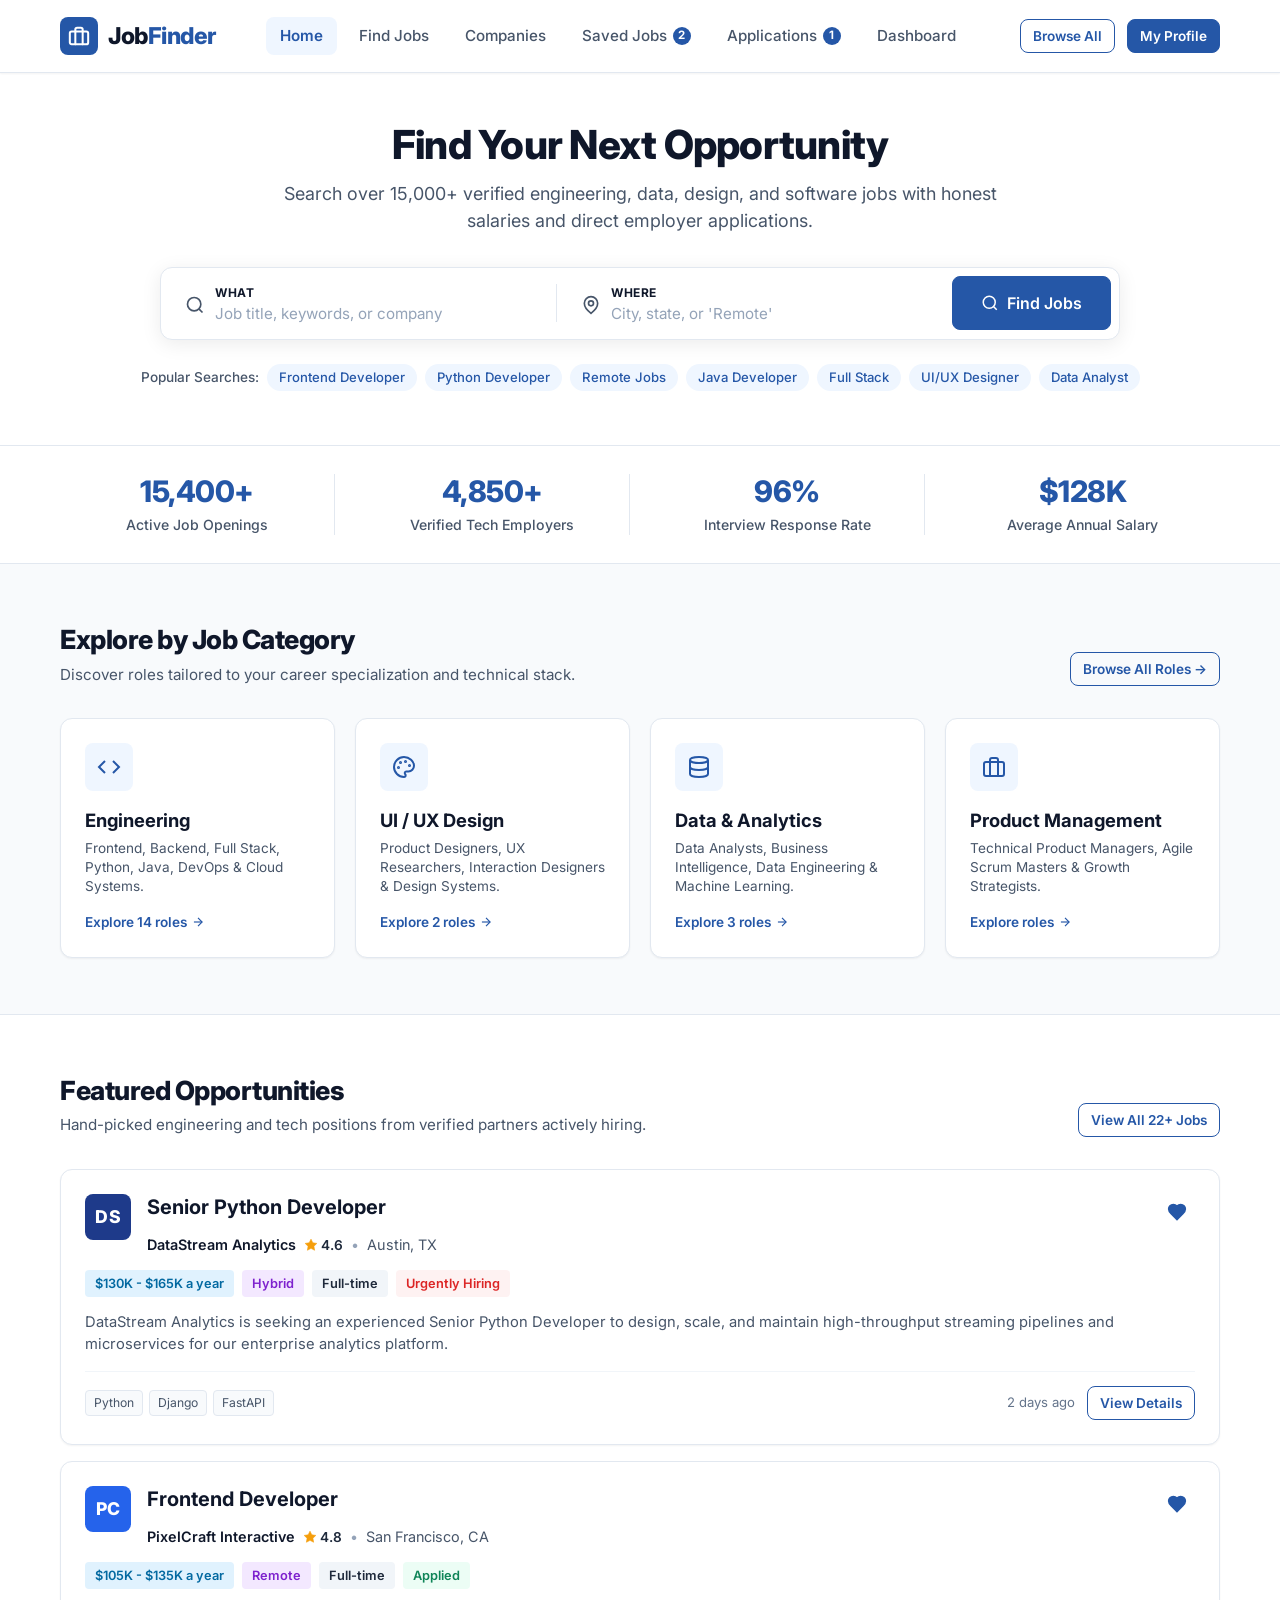
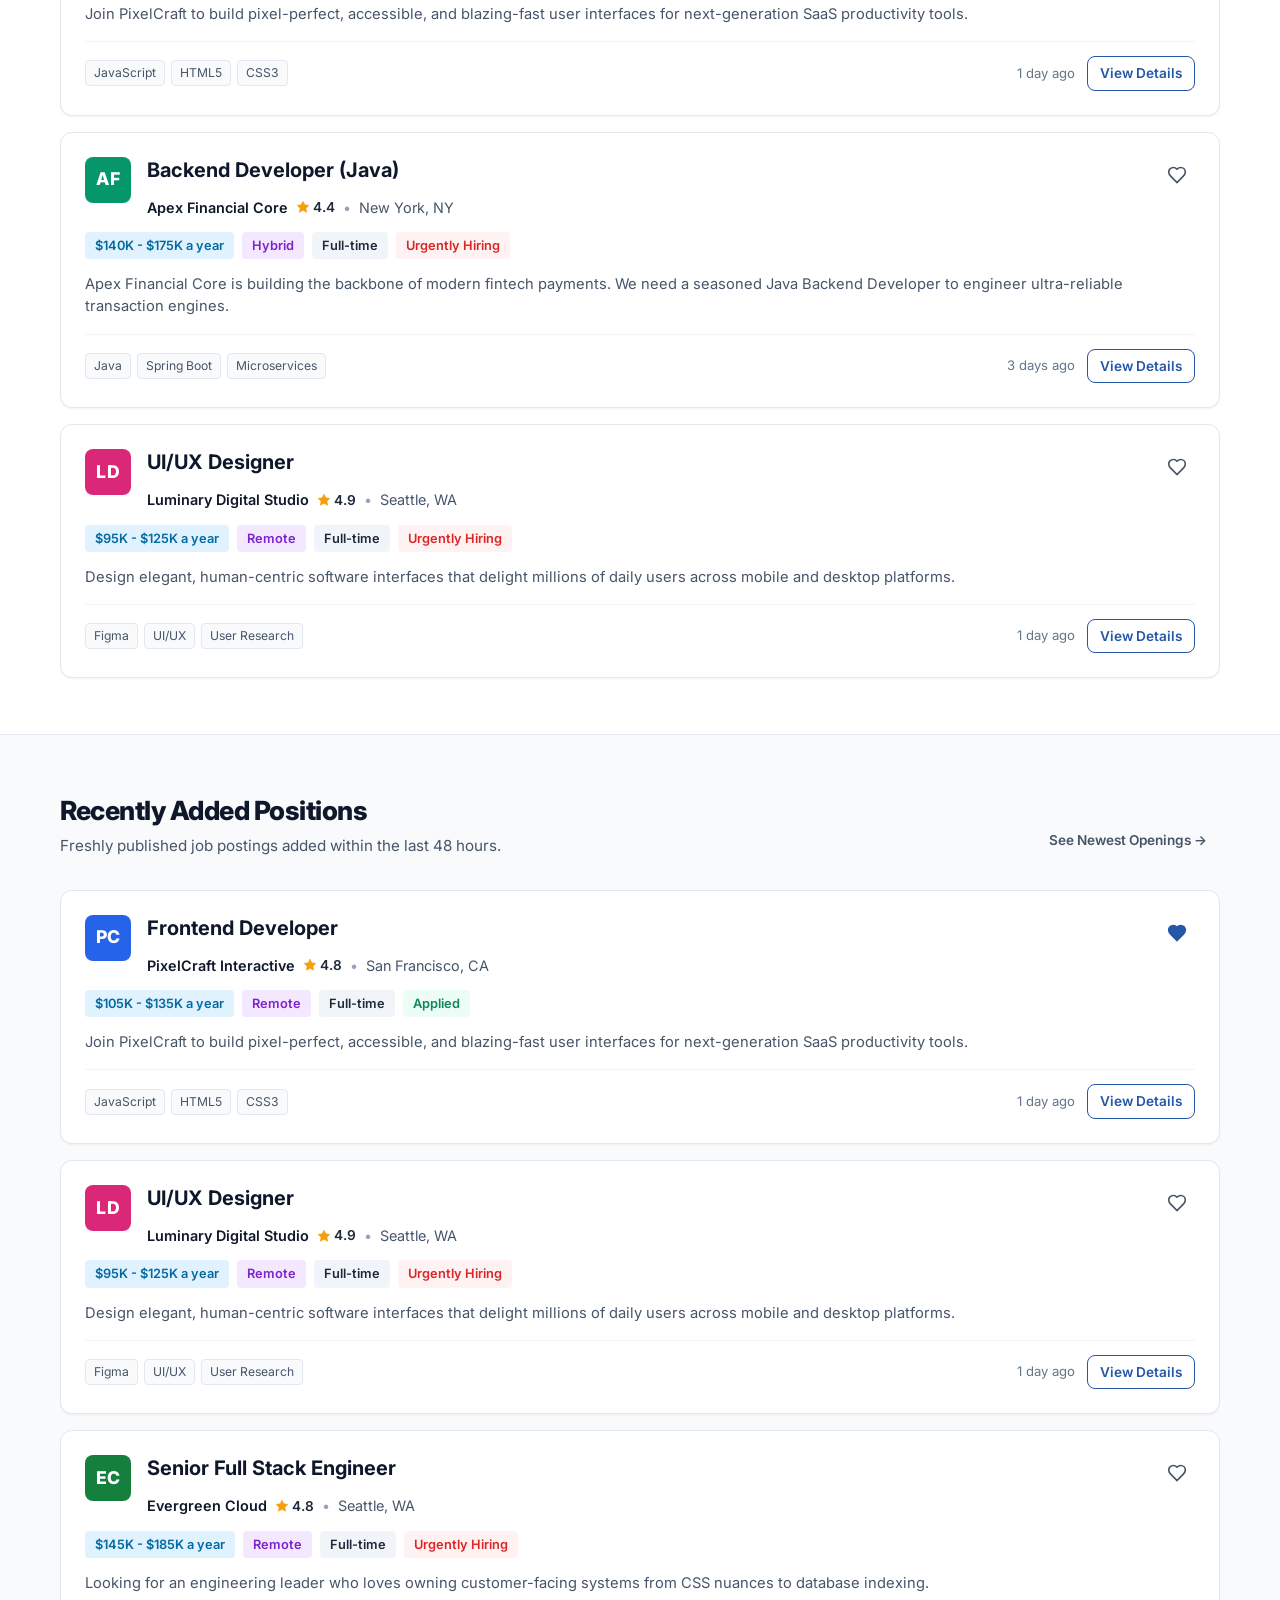
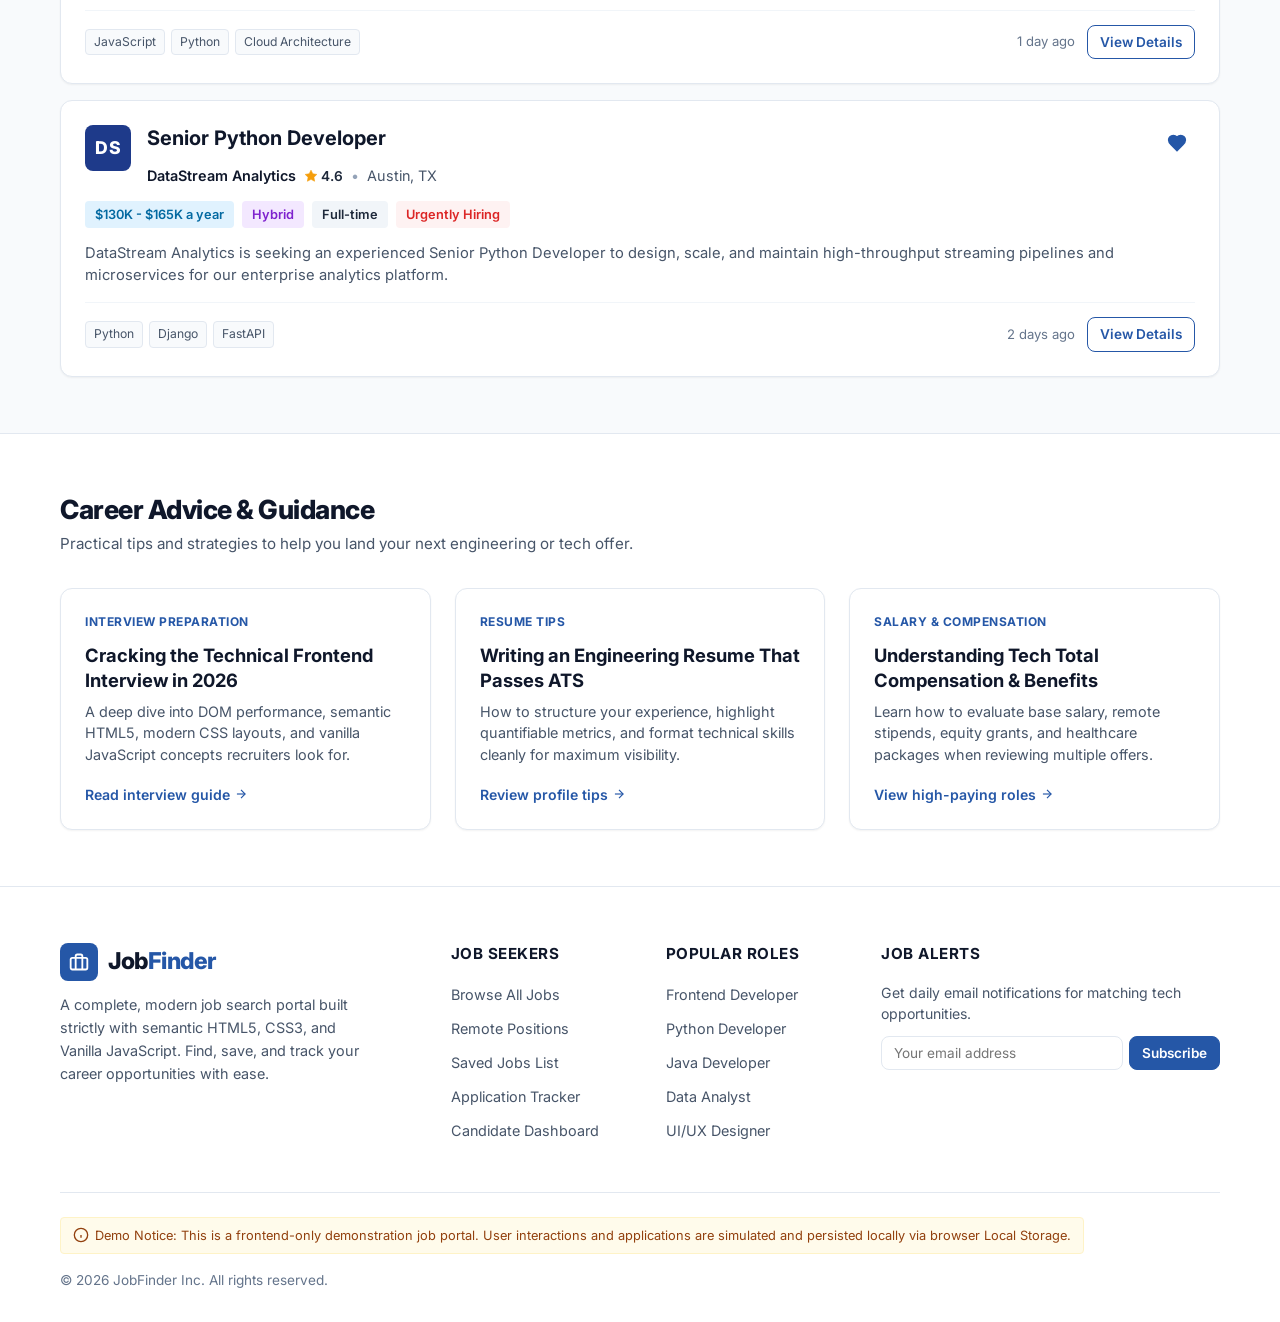
<file: index.html>
<!DOCTYPE html>
<html lang="en">
<head>
  <meta charset="UTF-8">
  <meta name="viewport" content="width=device-width, initial-scale=1.0">
  <title>JobFinder - Find Your Next Opportunity</title>
  <meta name="description" content="Discover thousands of tech job opportunities in Frontend, Python, Java, Data, and Design on JobFinder.">
  <!-- Fonts -->
  <link rel="preconnect" href="https://fonts.googleapis.com">
  <link rel="preconnect" href="https://fonts.gstatic.com" crossorigin>
  <link href="https://fonts.googleapis.com/css2?family=Inter:wght@400;500;600;700;800&display=swap" rel="stylesheet">
  <!-- Stylesheets -->
  <link rel="stylesheet" href="css/style.css">
  <link rel="stylesheet" href="css/jobs.css">
  <link rel="stylesheet" href="css/responsive.css">
</head>
<body>

  <!-- ==================== NAVIGATION BAR ==================== -->
  <header class="navbar" role="banner">
    <div class="container navbar-inner">
      <a href="index.html" class="brand-logo" aria-label="JobFinder Homepage">
        <div class="brand-icon-box">
          <svg width="22" height="22" viewBox="0 0 24 24" fill="none" stroke="currentColor" stroke-width="2.2" stroke-linecap="round" stroke-linejoin="round">
            <rect width="20" height="14" x="2" y="7" rx="2" ry="2"/>
            <path d="M16 21V5a2 2 0 0 0-2-2h-4a2 2 0 0 0-2 2v16"/>
          </svg>
        </div>
        <span>Job<span class="brand-highlight">Finder</span></span>
      </a>

      <nav class="nav-menu" id="navMenu" aria-label="Main Navigation">
        <a href="index.html" class="nav-link active">Home</a>
        <a href="jobs.html" class="nav-link">Find Jobs</a>
        <a href="jobs.html?keyword=Tech" class="nav-link">Companies</a>
        <a href="saved-jobs.html" class="nav-link">
          Saved Jobs
          <span class="nav-badge badge-saved-count" style="display: none;">0</span>
        </a>
        <a href="applications.html" class="nav-link">
          Applications
          <span class="nav-badge badge-applied-count" style="display: none;">0</span>
        </a>
        <a href="dashboard.html" class="nav-link">Dashboard</a>
      </nav>

      <div class="nav-actions">
        <a href="jobs.html" class="btn btn-outline btn-sm">Browse All</a>
        <a href="dashboard.html" class="btn btn-primary btn-sm">My Profile</a>
        <button type="button" class="mobile-toggle-btn" id="mobileToggle" aria-label="Toggle navigation menu" aria-expanded="false">
          <svg width="24" height="24" viewBox="0 0 24 24" fill="none" stroke="currentColor" stroke-width="2">
            <line x1="3" y1="12" x2="21" y2="12"></line>
            <line x1="3" y1="6" x2="21" y2="6"></line>
            <line x1="3" y1="18" x2="21" y2="18"></line>
          </svg>
        </button>
      </div>
    </div>
  </header>

  <main class="main-content" role="main">
    <!-- ==================== HERO SECTION ==================== -->
    <section class="hero-section" aria-labelledby="heroHeading">
      <div class="container">
        <div class="hero-header">
          <h1 id="heroHeading" class="hero-title">Find Your Next Opportunity</h1>
          <p class="hero-subtitle">Search over 15,000+ verified engineering, data, design, and software jobs with honest salaries and direct employer applications.</p>
        </div>

        <!-- Dual Search Box (Indeed Style) -->
        <div class="job-search-box">
          <form class="job-search-form" id="heroSearchForm" action="jobs.html" method="GET">
            <div class="search-field-group">
              <span class="field-icon">
                <svg width="20" height="20" viewBox="0 0 24 24" fill="none" stroke="currentColor" stroke-width="2">
                  <circle cx="11" cy="11" r="8"></circle>
                  <line x1="21" y1="21" x2="16.65" y2="16.65"></line>
                </svg>
              </span>
              <div class="field-content">
                <label for="heroKeyword" class="field-label">What</label>
                <input type="text" id="heroKeyword" name="keyword" class="field-input" placeholder="Job title, keywords, or company" autocomplete="off">
              </div>
            </div>

            <div class="search-divider"></div>

            <div class="search-field-group">
              <span class="field-icon">
                <svg width="20" height="20" viewBox="0 0 24 24" fill="none" stroke="currentColor" stroke-width="2">
                  <path d="M20 10c0 6-8 12-8 12s-8-6-8-12a8 8 0 0 1 16 0Z"></path>
                  <circle cx="12" cy="10" r="3"></circle>
                </svg>
              </span>
              <div class="field-content">
                <label for="heroLocation" class="field-label">Where</label>
                <input type="text" id="heroLocation" name="location" class="field-input" placeholder="City, state, or 'Remote'" autocomplete="off">
              </div>
            </div>

            <button type="submit" class="btn btn-primary btn-search">
              <svg width="18" height="18" viewBox="0 0 24 24" fill="none" stroke="currentColor" stroke-width="2">
                <circle cx="11" cy="11" r="8"></circle>
                <line x1="21" y1="21" x2="16.65" y2="16.65"></line>
              </svg>
              Find Jobs
            </button>
          </form>
        </div>

        <!-- Popular Searches Chips -->
        <div class="hero-popular-searches">
          <span class="popular-label">Popular Searches:</span>
          <a href="jobs.html?keyword=Frontend" class="popular-chip">Frontend Developer</a>
          <a href="jobs.html?keyword=Python" class="popular-chip">Python Developer</a>
          <a href="jobs.html?location=Remote" class="popular-chip">Remote Jobs</a>
          <a href="jobs.html?keyword=Java" class="popular-chip">Java Developer</a>
          <a href="jobs.html?keyword=Full+Stack" class="popular-chip">Full Stack</a>
          <a href="jobs.html?keyword=UI%2FUX" class="popular-chip">UI/UX Designer</a>
          <a href="jobs.html?keyword=Data+Analyst" class="popular-chip">Data Analyst</a>
        </div>
      </div>
    </section>

    <!-- ==================== STATS STRIP ==================== -->
    <section class="stats-strip" aria-label="Portal Metrics">
      <div class="container">
        <div class="stats-grid">
          <div class="stat-item">
            <div class="stat-number">15,400+</div>
            <div class="stat-label">Active Job Openings</div>
          </div>
          <div class="stat-item">
            <div class="stat-number">4,850+</div>
            <div class="stat-label">Verified Tech Employers</div>
          </div>
          <div class="stat-item">
            <div class="stat-number">96%</div>
            <div class="stat-label">Interview Response Rate</div>
          </div>
          <div class="stat-item">
            <div class="stat-number">$128K</div>
            <div class="stat-label">Average Annual Salary</div>
          </div>
        </div>
      </div>
    </section>

    <!-- ==================== POPULAR CATEGORIES ==================== -->
    <section class="section-pad" aria-labelledby="categoriesHeading">
      <div class="container">
        <div class="section-header">
          <div>
            <h2 id="categoriesHeading" class="section-title">Explore by Job Category</h2>
            <p class="section-desc">Discover roles tailored to your career specialization and technical stack.</p>
          </div>
          <a href="jobs.html" class="btn btn-outline btn-sm">Browse All Roles &rarr;</a>
        </div>

        <div class="categories-grid">
          <a href="jobs.html?category=Engineering" class="category-card">
            <div class="category-icon-wrap">
              <svg width="24" height="24" viewBox="0 0 24 24" fill="none" stroke="currentColor" stroke-width="2">
                <polyline points="16 18 22 12 16 6"></polyline>
                <polyline points="8 6 2 12 8 18"></polyline>
              </svg>
            </div>
            <h3 class="category-name">Engineering</h3>
            <p class="category-sub">Frontend, Backend, Full Stack, Python, Java, DevOps & Cloud Systems.</p>
            <div class="category-footer">
              <span>Explore 14 roles</span>
              <svg width="14" height="14" viewBox="0 0 24 24" fill="none" stroke="currentColor" stroke-width="2"><line x1="5" y1="12" x2="19" y2="12"></line><polyline points="12 5 19 12 12 19"></polyline></svg>
            </div>
          </a>

          <a href="jobs.html?category=Design" class="category-card">
            <div class="category-icon-wrap">
              <svg width="24" height="24" viewBox="0 0 24 24" fill="none" stroke="currentColor" stroke-width="2">
                <circle cx="13.5" cy="6.5" r=".5" fill="currentColor"></circle>
                <circle cx="17.5" cy="10.5" r=".5" fill="currentColor"></circle>
                <circle cx="8.5" cy="7.5" r=".5" fill="currentColor"></circle>
                <circle cx="6.5" cy="12.5" r=".5" fill="currentColor"></circle>
                <path d="M12 2C6.5 2 2 6.5 2 12s4.5 10 10 10c.926 0 1.648-.746 1.648-1.688 0-.437-.18-.835-.437-1.125-.29-.289-.438-.652-.438-1.125a1.64 1.64 0 0 1 1.668-1.668h1.996c3.051 0 5.563-2.512 5.563-5.563C22 6.5 17.5 2 12 2Z"></path>
              </svg>
            </div>
            <h3 class="category-name">UI / UX Design</h3>
            <p class="category-sub">Product Designers, UX Researchers, Interaction Designers & Design Systems.</p>
            <div class="category-footer">
              <span>Explore 2 roles</span>
              <svg width="14" height="14" viewBox="0 0 24 24" fill="none" stroke="currentColor" stroke-width="2"><line x1="5" y1="12" x2="19" y2="12"></line><polyline points="12 5 19 12 12 19"></polyline></svg>
            </div>
          </a>

          <a href="jobs.html?category=Data" class="category-card">
            <div class="category-icon-wrap">
              <svg width="24" height="24" viewBox="0 0 24 24" fill="none" stroke="currentColor" stroke-width="2">
                <ellipse cx="12" cy="5" rx="9" ry="3"></ellipse>
                <path d="M3 5v14c0 1.66 4 3 9 3s9-1.34 9-3V5"></path>
                <path d="M3 12c0 1.66 4 3 9 3s9-1.34 9-3"></path>
              </svg>
            </div>
            <h3 class="category-name">Data & Analytics</h3>
            <p class="category-sub">Data Analysts, Business Intelligence, Data Engineering & Machine Learning.</p>
            <div class="category-footer">
              <span>Explore 3 roles</span>
              <svg width="14" height="14" viewBox="0 0 24 24" fill="none" stroke="currentColor" stroke-width="2"><line x1="5" y1="12" x2="19" y2="12"></line><polyline points="12 5 19 12 12 19"></polyline></svg>
            </div>
          </a>

          <a href="jobs.html?category=Product" class="category-card">
            <div class="category-icon-wrap">
              <svg width="24" height="24" viewBox="0 0 24 24" fill="none" stroke="currentColor" stroke-width="2">
                <rect width="20" height="14" x="2" y="7" rx="2" ry="2"/>
                <path d="M16 21V5a2 2 0 0 0-2-2h-4a2 2 0 0 0-2 2v16"/>
              </svg>
            </div>
            <h3 class="category-name">Product Management</h3>
            <p class="category-sub">Technical Product Managers, Agile Scrum Masters & Growth Strategists.</p>
            <div class="category-footer">
              <span>Explore roles</span>
              <svg width="14" height="14" viewBox="0 0 24 24" fill="none" stroke="currentColor" stroke-width="2"><line x1="5" y1="12" x2="19" y2="12"></line><polyline points="12 5 19 12 12 19"></polyline></svg>
            </div>
          </a>
        </div>
      </div>
    </section>

    <!-- ==================== FEATURED JOB LISTINGS ==================== -->
    <section class="section-pad" style="background-color: #ffffff; border-top: 1px solid var(--border-color); border-bottom: 1px solid var(--border-color);" aria-labelledby="featuredHeading">
      <div class="container">
        <div class="section-header">
          <div>
            <h2 id="featuredHeading" class="section-title">Featured Opportunities</h2>
            <p class="section-desc">Hand-picked engineering and tech positions from verified partners actively hiring.</p>
          </div>
          <a href="jobs.html" class="btn btn-outline btn-sm">View All 22+ Jobs</a>
        </div>

        <div class="job-cards-list" id="featuredJobsContainer">
          <!-- Populated dynamically via JS below -->
        </div>
      </div>
    </section>

    <!-- ==================== RECENTLY ADDED JOBS ==================== -->
    <section class="section-pad" aria-labelledby="recentHeading">
      <div class="container">
        <div class="section-header">
          <div>
            <h2 id="recentHeading" class="section-title">Recently Added Positions</h2>
            <p class="section-desc">Freshly published job postings added within the last 48 hours.</p>
          </div>
          <a href="jobs.html?sort=newest" class="btn btn-ghost btn-sm">See Newest Openings &rarr;</a>
        </div>

        <div class="job-cards-list" id="recentJobsContainer">
          <!-- Populated dynamically via JS below -->
        </div>
      </div>
    </section>

    <!-- ==================== CAREER ADVICE ==================== -->
    <section class="section-pad" style="background-color: #ffffff; border-top: 1px solid var(--border-color);" aria-labelledby="adviceHeading">
      <div class="container">
        <div class="section-header">
          <div>
            <h2 id="adviceHeading" class="section-title">Career Advice & Guidance</h2>
            <p class="section-desc">Practical tips and strategies to help you land your next engineering or tech offer.</p>
          </div>
        </div>

        <div class="advice-grid">
          <article class="advice-card">
            <span class="advice-tag">Interview Preparation</span>
            <h3 class="advice-title">Cracking the Technical Frontend Interview in 2026</h3>
            <p class="advice-desc">A deep dive into DOM performance, semantic HTML5, modern CSS layouts, and vanilla JavaScript concepts recruiters look for.</p>
            <a href="jobs.html?keyword=Frontend" class="advice-link">
              <span>Read interview guide</span>
              <svg width="14" height="14" viewBox="0 0 24 24" fill="none" stroke="currentColor" stroke-width="2"><line x1="5" y1="12" x2="19" y2="12"></line><polyline points="12 5 19 12 12 19"></polyline></svg>
            </a>
          </article>

          <article class="advice-card">
            <span class="advice-tag">Resume Tips</span>
            <h3 class="advice-title">Writing an Engineering Resume That Passes ATS</h3>
            <p class="advice-desc">How to structure your experience, highlight quantifiable metrics, and format technical skills cleanly for maximum visibility.</p>
            <a href="dashboard.html" class="advice-link">
              <span>Review profile tips</span>
              <svg width="14" height="14" viewBox="0 0 24 24" fill="none" stroke="currentColor" stroke-width="2"><line x1="5" y1="12" x2="19" y2="12"></line><polyline points="12 5 19 12 12 19"></polyline></svg>
            </a>
          </article>

          <article class="advice-card">
            <span class="advice-tag">Salary & Compensation</span>
            <h3 class="advice-title">Understanding Tech Total Compensation & Benefits</h3>
            <p class="advice-desc">Learn how to evaluate base salary, remote stipends, equity grants, and healthcare packages when reviewing multiple offers.</p>
            <a href="jobs.html?sort=salary-high" class="advice-link">
              <span>View high-paying roles</span>
              <svg width="14" height="14" viewBox="0 0 24 24" fill="none" stroke="currentColor" stroke-width="2"><line x1="5" y1="12" x2="19" y2="12"></line><polyline points="12 5 19 12 12 19"></polyline></svg>
            </a>
          </article>
        </div>
      </div>
    </section>
  </main>

  <!-- ==================== FOOTER ==================== -->
  <footer class="site-footer" role="contentinfo">
    <div class="container">
      <div class="footer-top">
        <div class="footer-brand">
          <a href="index.html" class="brand-logo">
            <div class="brand-icon-box">
              <svg width="20" height="20" viewBox="0 0 24 24" fill="none" stroke="currentColor" stroke-width="2.2">
                <rect width="20" height="14" x="2" y="7" rx="2" ry="2"/>
                <path d="M16 21V5a2 2 0 0 0-2-2h-4a2 2 0 0 0-2 2v16"/>
              </svg>
            </div>
            <span>Job<span class="brand-highlight">Finder</span></span>
          </a>
          <p class="footer-brand-p">
            A complete, modern job search portal built strictly with semantic HTML5, CSS3, and Vanilla JavaScript. Find, save, and track your career opportunities with ease.
          </p>
        </div>

        <div>
          <h4 class="footer-col-title">Job Seekers</h4>
          <ul class="footer-links">
            <li><a href="jobs.html">Browse All Jobs</a></li>
            <li><a href="jobs.html?location=Remote">Remote Positions</a></li>
            <li><a href="saved-jobs.html">Saved Jobs List</a></li>
            <li><a href="applications.html">Application Tracker</a></li>
            <li><a href="dashboard.html">Candidate Dashboard</a></li>
          </ul>
        </div>

        <div>
          <h4 class="footer-col-title">Popular Roles</h4>
          <ul class="footer-links">
            <li><a href="jobs.html?keyword=Frontend">Frontend Developer</a></li>
            <li><a href="jobs.html?keyword=Python">Python Developer</a></li>
            <li><a href="jobs.html?keyword=Java">Java Developer</a></li>
            <li><a href="jobs.html?keyword=Data">Data Analyst</a></li>
            <li><a href="jobs.html?keyword=Design">UI/UX Designer</a></li>
          </ul>
        </div>

        <div>
          <h4 class="footer-col-title">Job Alerts</h4>
          <p style="font-size: 0.88rem; color: var(--navy-sub); margin-bottom: 12px;">Get daily email notifications for matching tech opportunities.</p>
          <form id="newsletterForm" style="display: flex; gap: 6px;">
            <input type="email" placeholder="Your email address" required style="flex: 1; padding: 8px 12px; border: 1px solid var(--border-color); border-radius: var(--radius-md); font-size: 0.85rem; outline: none;">
            <button type="submit" class="btn btn-primary btn-sm">Subscribe</button>
          </form>
        </div>
      </div>

      <div class="footer-bottom">
        <div class="simulation-disclaimer">
          <svg width="16" height="16" viewBox="0 0 24 24" fill="none" stroke="currentColor" stroke-width="2"><circle cx="12" cy="12" r="10"></circle><line x1="12" y1="16" x2="12" y2="12"></line><line x1="12" y1="8" x2="12.01" y2="8"></line></svg>
          <span>Demo Notice: This is a frontend-only demonstration job portal. User interactions and applications are simulated and persisted locally via browser Local Storage.</span>
        </div>
        <div>
          &copy; 2026 JobFinder Inc. All rights reserved.
        </div>
      </div>
    </div>
  </footer>

  <!-- Scripts -->
  <script src="js/data.js"></script>
  <script src="js/storage.js"></script>
  <script src="js/main.js"></script>
  <script>
    // Inline script to render home featured & recent jobs seamlessly
    document.addEventListener("DOMContentLoaded", () => {
      const featuredContainer = document.getElementById("featuredJobsContainer");
      const recentContainer = document.getElementById("recentJobsContainer");

      if (featuredContainer) {
        const featuredJobs = SAMPLE_JOBS.filter(j => j.featured).slice(0, 4);
        featuredContainer.innerHTML = featuredJobs.map(job => createJobCard(job)).join("");
        bindCardSaveClicks(featuredContainer);
      }

      if (recentContainer) {
        const recentJobs = [...SAMPLE_JOBS].sort((a,b) => a.postedDaysAgo - b.postedDaysAgo).slice(0, 4);
        recentContainer.innerHTML = recentJobs.map(job => createJobCard(job)).join("");
        bindCardSaveClicks(recentContainer);
      }
    });

    function createJobCard(job) {
      const isSaved = Storage.isJobSaved(job.id);
      const hasApplied = Storage.hasApplied(job.id);
      const heartIcon = isSaved
        ? `<svg width="20" height="20" viewBox="0 0 24 24" fill="#2557a7" stroke="#2557a7" stroke-width="2"><path d="M19 14c1.49-1.46 3-3.21 3-5.5A5.5 5.5 0 0 0 16.5 3c-1.76 0-3 .5-4.5 2-1.5-1.5-2.74-2-4.5-2A5.5 5.5 0 0 0 2 8.5c0 2.3 1.5 4.05 3 5.5l7 7Z"/></svg>`
        : `<svg width="20" height="20" viewBox="0 0 24 24" fill="none" stroke="currentColor" stroke-width="2"><path d="M19 14c1.49-1.46 3-3.21 3-5.5A5.5 5.5 0 0 0 16.5 3c-1.76 0-3 .5-4.5 2-1.5-1.5-2.74-2-4.5-2A5.5 5.5 0 0 0 2 8.5c0 2.3 1.5 4.05 3 5.5l7 7Z"/></svg>`;

      return `
        <article class="job-card" data-job-id="${job.id}">
          <div class="job-card-header">
            <div class="job-company-badge" style="background-color: ${job.logoColor};">${job.companyLogo}</div>
            <div class="job-header-info">
              <div class="job-title-row">
                <h3 class="job-title"><a href="job-details.html?id=${job.id}" class="job-title-link">${escapeHTML(job.title)}</a></h3>
                <button type="button" class="btn-icon btn-save-job ${isSaved ? 'is-saved' : ''}" data-job-id="${job.id}" aria-label="Save job">
                  ${heartIcon}
                </button>
              </div>
              <div class="job-company-meta">
                <span class="job-company-name">${escapeHTML(job.company)}</span>
                <span class="job-rating">
                  <svg width="14" height="14" viewBox="0 0 24 24" fill="#f59e0b" stroke="#f59e0b"><polygon points="12 2 15.09 8.26 22 9.27 17 14.14 18.18 21.02 12 17.77 5.82 21.02 7 14.14 2 9.27 8.91 8.26 12 2"/></svg>
                  ${job.rating}
                </span>
                <span class="meta-dot">&bull;</span>
                <span class="job-location">${escapeHTML(job.location)}</span>
              </div>
            </div>
          </div>
          <div class="job-badges-row">
            <span class="pill-badge pill-salary">${formatSalary(job.salary)}</span>
            <span class="pill-badge pill-mode">${job.workMode}</span>
            <span class="pill-badge pill-type">${job.jobType}</span>
            ${job.urgent ? `<span class="pill-badge pill-urgent">Urgently Hiring</span>` : ""}
            ${hasApplied ? `<span class="pill-badge pill-applied">Applied</span>` : ""}
          </div>
          <p class="job-snippet">${escapeHTML(job.description)}</p>
          <div class="job-card-footer">
            <div class="job-tags-list">
              ${job.tags.slice(0, 3).map(t => `<span class="badge-tag">${escapeHTML(t)}</span>`).join("")}
            </div>
            <div class="job-footer-right">
              <span class="job-posted-time">${formatPostedDays(job.postedDaysAgo)}</span>
              <a href="job-details.html?id=${job.id}" class="btn btn-outline btn-sm">View Details</a>
            </div>
          </div>
        </article>
      `;
    }

    function bindCardSaveClicks(container) {
      container.querySelectorAll(".btn-save-job").forEach(btn => {
        btn.addEventListener("click", (e) => {
          e.preventDefault();
          const jobId = btn.dataset.jobId;
          const isNowSaved = Storage.toggleSaveJob(jobId);
          btn.classList.toggle("is-saved", isNowSaved);
          btn.innerHTML = isNowSaved
            ? `<svg width="20" height="20" viewBox="0 0 24 24" fill="#2557a7" stroke="#2557a7" stroke-width="2"><path d="M19 14c1.49-1.46 3-3.21 3-5.5A5.5 5.5 0 0 0 16.5 3c-1.76 0-3 .5-4.5 2-1.5-1.5-2.74-2-4.5-2A5.5 5.5 0 0 0 2 8.5c0 2.3 1.5 4.05 3 5.5l7 7Z"/></svg>`
            : `<svg width="20" height="20" viewBox="0 0 24 24" fill="none" stroke="currentColor" stroke-width="2"><path d="M19 14c1.49-1.46 3-3.21 3-5.5A5.5 5.5 0 0 0 16.5 3c-1.76 0-3 .5-4.5 2-1.5-1.5-2.74-2-4.5-2A5.5 5.5 0 0 0 2 8.5c0 2.3 1.5 4.05 3 5.5l7 7Z"/></svg>`;
          showToast(isNowSaved ? "Job added to your saved list!" : "Job removed from saved list", isNowSaved ? "success" : "info");
        });
      });
    }
  </script>
</body>
</html>
</file>
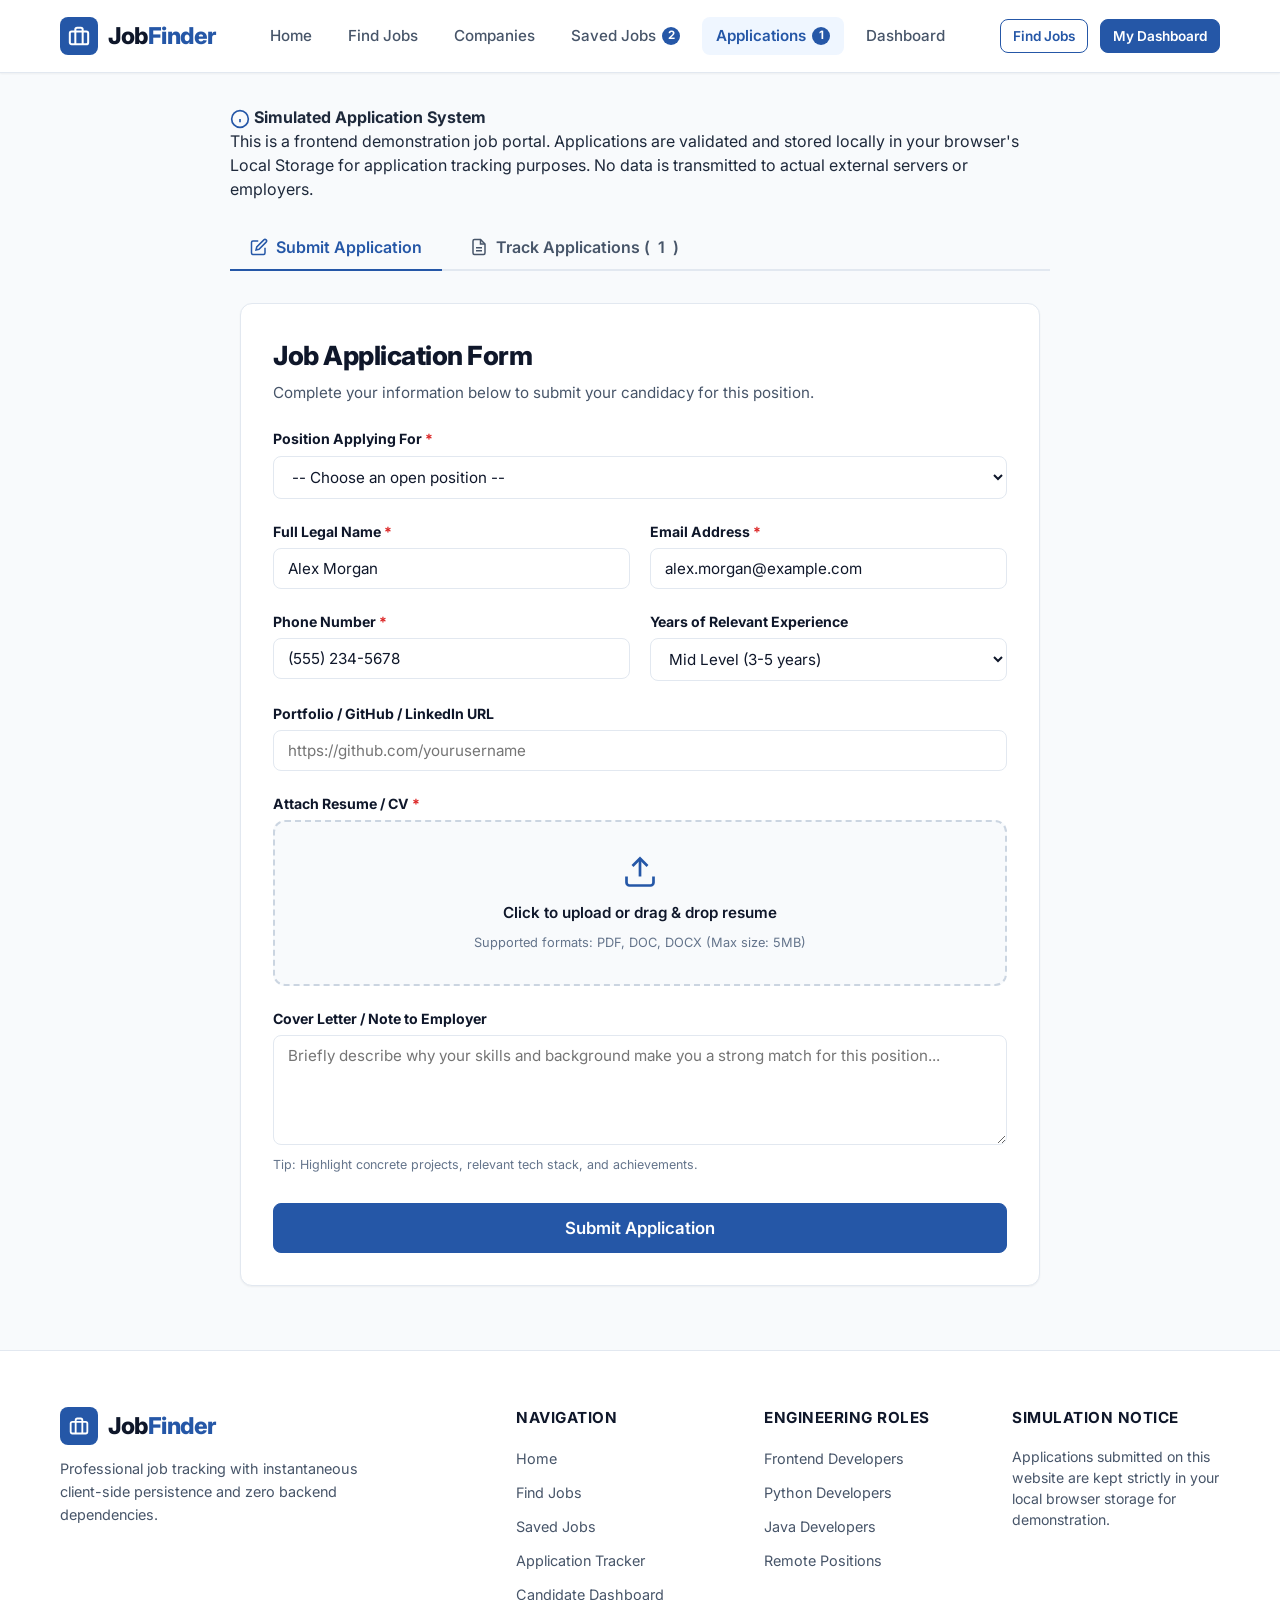
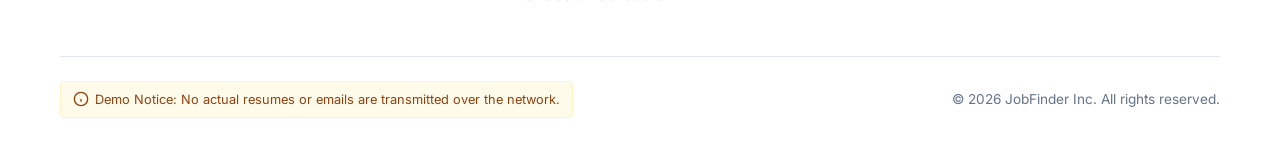
<file: applications.html>
<!DOCTYPE html>
<html lang="en">
<head>
  <meta charset="UTF-8">
  <meta name="viewport" content="width=device-width, initial-scale=1.0">
  <title>Job Applications - JobFinder</title>
  <meta name="description" content="Submit and track simulated job applications with resume validation on JobFinder.">
  <!-- Fonts -->
  <link rel="preconnect" href="https://fonts.googleapis.com">
  <link rel="preconnect" href="https://fonts.gstatic.com" crossorigin>
  <link href="https://fonts.googleapis.com/css2?family=Inter:wght@400;500;600;700;800&display=swap" rel="stylesheet">
  <!-- Stylesheets -->
  <link rel="stylesheet" href="css/style.css">
  <link rel="stylesheet" href="css/dashboard.css">
  <link rel="stylesheet" href="css/responsive.css">
</head>
<body>

  <!-- ==================== NAVIGATION BAR ==================== -->
  <header class="navbar" role="banner">
    <div class="container navbar-inner">
      <a href="index.html" class="brand-logo" aria-label="JobFinder Homepage">
        <div class="brand-icon-box">
          <svg width="22" height="22" viewBox="0 0 24 24" fill="none" stroke="currentColor" stroke-width="2.2">
            <rect width="20" height="14" x="2" y="7" rx="2" ry="2"/>
            <path d="M16 21V5a2 2 0 0 0-2-2h-4a2 2 0 0 0-2 2v16"/>
          </svg>
        </div>
        <span>Job<span class="brand-highlight">Finder</span></span>
      </a>

      <nav class="nav-menu" id="navMenu" aria-label="Main Navigation">
        <a href="index.html" class="nav-link">Home</a>
        <a href="jobs.html" class="nav-link">Find Jobs</a>
        <a href="jobs.html?keyword=Tech" class="nav-link">Companies</a>
        <a href="saved-jobs.html" class="nav-link">
          Saved Jobs
          <span class="nav-badge badge-saved-count" style="display: none;">0</span>
        </a>
        <a href="applications.html" class="nav-link active">
          Applications
          <span class="nav-badge badge-applied-count" style="display: none;">0</span>
        </a>
        <a href="dashboard.html" class="nav-link">Dashboard</a>
      </nav>

      <div class="nav-actions">
        <a href="jobs.html" class="btn btn-outline btn-sm">Find Jobs</a>
        <a href="dashboard.html" class="btn btn-primary btn-sm">My Dashboard</a>
        <button type="button" class="mobile-toggle-btn" id="mobileToggle" aria-label="Toggle navigation menu">
          <svg width="24" height="24" viewBox="0 0 24 24" fill="none" stroke="currentColor" stroke-width="2">
            <line x1="3" y1="12" x2="21" y2="12"></line>
            <line x1="3" y1="6" x2="21" y2="6"></line>
            <line x1="3" y1="18" x2="21" y2="18"></line>
          </svg>
        </button>
      </div>
    </div>
  </header>

  <main class="main-content applications-page" role="main">
    <div class="container" style="max-width: 860px;">
      <!-- Simulation Disclaimer Notice -->
      <div class="simulation-info-card" style="margin-bottom: 24px;">
        <div class="sim-header">
          <svg width="20" height="20" viewBox="0 0 24 24" fill="none" stroke="#2557a7" stroke-width="2">
            <circle cx="12" cy="12" r="10"></circle>
            <line x1="12" y1="16" x2="12" y2="12"></line>
            <line x1="12" y1="8" x2="12.01" y2="8"></line>
          </svg>
          <strong>Simulated Application System</strong>
        </div>
        <p>This is a frontend demonstration job portal. Applications are validated and stored locally in your browser's Local Storage for application tracking purposes. No data is transmitted to actual external servers or employers.</p>
      </div>

      <!-- Tab Header Navigation -->
      <div class="app-tabs-header">
        <button type="button" class="app-tab-btn active" data-tab="apply">
          <svg width="18" height="18" viewBox="0 0 24 24" fill="none" stroke="currentColor" stroke-width="2">
            <path d="M11 4H4a2 2 0 0 0-2 2v14a2 2 0 0 0 2 2h14a2 2 0 0 0 2-2v-7"></path>
            <path d="M18.5 2.5a2.121 2.121 0 0 1 3 3L12 15l-4 1 1-4 9.5-9.5z"></path>
          </svg>
          Submit Application
        </button>
        <button type="button" class="app-tab-btn" data-tab="tracking">
          <svg width="18" height="18" viewBox="0 0 24 24" fill="none" stroke="currentColor" stroke-width="2">
            <path d="M14 2H6a2 2 0 0 0-2 2v16a2 2 0 0 0 2 2h12a2 2 0 0 0 2-2V8z"></path>
            <polyline points="14 2 14 8 20 8"></polyline>
            <line x1="16" y1="13" x2="8" y2="13"></line>
            <line x1="16" y1="17" x2="8" y2="17"></line>
          </svg>
          Track Applications (<span id="appsTrackingCount">0</span>)
        </button>
      </div>

      <!-- ==================== TAB 1: APPLICATION FORM ==================== -->
      <div class="app-tab-pane active" id="tab-apply">
        <div class="app-form-card">
          <h2 class="section-title" style="margin-bottom: 6px;">Job Application Form</h2>
          <p class="section-desc" style="margin-bottom: 24px;">Complete your information below to submit your candidacy for this position.</p>

          <!-- Duplicate Application Warning Banner -->
          <div class="duplicate-warning-banner" id="duplicateWarningBanner" style="display: none;"></div>

          <form id="jobApplicationForm" novalidate>
            <!-- Select Target Position -->
            <div class="form-group">
              <label for="applicationJobSelect" class="form-label">Position Applying For <span class="required">*</span></label>
              <select id="applicationJobSelect" class="form-control" required>
                <!-- Populated dynamically by applications.js -->
              </select>
              <div id="selectedJobPreview" style="display: none;"></div>
            </div>

            <!-- Candidate Details -->
            <div class="form-row">
              <div class="form-group">
                <label for="applicantName" class="form-label">Full Legal Name <span class="required">*</span></label>
                <input type="text" id="applicantName" class="form-control" placeholder="e.g. Alex Morgan" required>
              </div>

              <div class="form-group">
                <label for="applicantEmail" class="form-label">Email Address <span class="required">*</span></label>
                <input type="email" id="applicantEmail" class="form-control" placeholder="e.g. alex@example.com" required>
              </div>
            </div>

            <div class="form-row">
              <div class="form-group">
                <label for="applicantPhone" class="form-label">Phone Number <span class="required">*</span></label>
                <input type="tel" id="applicantPhone" class="form-control" placeholder="e.g. (555) 019-2834" required>
              </div>

              <div class="form-group">
                <label for="applicantExp" class="form-label">Years of Relevant Experience</label>
                <select id="applicantExp" class="form-control">
                  <option value="Entry Level (0-2 years)">Entry Level (0-2 years)</option>
                  <option value="Mid Level (3-5 years)" selected>Mid Level (3-5 years)</option>
                  <option value="Senior Level (5-8 years)">Senior Level (5-8 years)</option>
                  <option value="Lead / Staff (8+ years)">Lead / Staff (8+ years)</option>
                </select>
              </div>
            </div>

            <div class="form-group">
              <label for="applicantPortfolio" class="form-label">Portfolio / GitHub / LinkedIn URL</label>
              <input type="url" id="applicantPortfolio" class="form-control" placeholder="https://github.com/yourusername">
            </div>

            <!-- Resume Upload Dropzone -->
            <div class="form-group">
              <label class="form-label">Attach Resume / CV <span class="required">*</span></label>
              <input type="file" id="resumeFileInput" accept=".pdf,.doc,.docx" style="display: none;">

              <div class="resume-dropzone" id="resumeDropzone" tabindex="0" role="button" aria-label="Upload resume file">
                <div class="dropzone-icon">
                  <svg width="36" height="36" viewBox="0 0 24 24" fill="none" stroke="currentColor" stroke-width="1.8">
                    <path d="M21 15v4a2 2 0 0 1-2 2H5a2 2 0 0 1-2-2v-4"></path>
                    <polyline points="17 8 12 3 7 8"></polyline>
                    <line x1="12" y1="3" x2="12" y2="15"></line>
                  </svg>
                </div>
                <div class="dropzone-title">Click to upload or drag & drop resume</div>
                <div class="dropzone-sub">Supported formats: PDF, DOC, DOCX (Max size: 5MB)</div>
              </div>

              <div class="file-preview-box" id="filePreviewBox" style="display: none;">
                <div class="file-preview-left">
                  <svg width="24" height="24" viewBox="0 0 24 24" fill="none" stroke="currentColor" stroke-width="2">
                    <path d="M14 2H6a2 2 0 0 0-2 2v16a2 2 0 0 0 2 2h12a2 2 0 0 0 2-2V8z"></path>
                    <polyline points="14 2 14 8 20 8"></polyline>
                  </svg>
                  <div>
                    <div class="preview-file-name" id="previewFileName">Resume.pdf</div>
                    <div class="preview-file-size" id="previewFileSize">150 KB</div>
                  </div>
                </div>
                <button type="button" class="btn btn-ghost btn-sm text-danger" id="removeFileBtn" title="Remove file">
                  Remove
                </button>
              </div>
            </div>

            <!-- Cover Letter -->
            <div class="form-group">
              <label for="applicantCoverLetter" class="form-label">Cover Letter / Note to Employer</label>
              <textarea id="applicantCoverLetter" class="form-control" rows="4" placeholder="Briefly describe why your skills and background make you a strong match for this position..."></textarea>
              <span class="form-hint">Tip: Highlight concrete projects, relevant tech stack, and achievements.</span>
            </div>

            <!-- Submit Button -->
            <div style="margin-top: 28px;">
              <button type="submit" class="btn btn-primary btn-lg btn-block" id="submitAppBtn">
                Submit Application
              </button>
            </div>
          </form>
        </div>
      </div>

      <!-- ==================== TAB 2: TRACKING APPLICATIONS ==================== -->
      <div class="app-tab-pane" id="tab-tracking">
        <div class="section-header">
          <div>
            <h2 class="section-title">Submitted Applications</h2>
            <p class="section-desc">Track and review the status of your applications stored locally in your browser.</p>
          </div>
        </div>

        <div class="apps-tracking-list" id="submittedApplicationsList">
          <!-- Rendered dynamically by applications.js -->
        </div>
      </div>
    </div>
  </main>

  <!-- ==================== FOOTER ==================== -->
  <footer class="site-footer" role="contentinfo">
    <div class="container">
      <div class="footer-top">
        <div class="footer-brand">
          <a href="index.html" class="brand-logo">
            <div class="brand-icon-box">
              <svg width="20" height="20" viewBox="0 0 24 24" fill="none" stroke="currentColor" stroke-width="2.2">
                <rect width="20" height="14" x="2" y="7" rx="2" ry="2"/>
                <path d="M16 21V5a2 2 0 0 0-2-2h-4a2 2 0 0 0-2 2v16"/>
              </svg>
            </div>
            <span>Job<span class="brand-highlight">Finder</span></span>
          </a>
          <p class="footer-brand-p">
            Professional job tracking with instantaneous client-side persistence and zero backend dependencies.
          </p>
        </div>

        <div>
          <h4 class="footer-col-title">Navigation</h4>
          <ul class="footer-links">
            <li><a href="index.html">Home</a></li>
            <li><a href="jobs.html">Find Jobs</a></li>
            <li><a href="saved-jobs.html">Saved Jobs</a></li>
            <li><a href="applications.html">Application Tracker</a></li>
            <li><a href="dashboard.html">Candidate Dashboard</a></li>
          </ul>
        </div>

        <div>
          <h4 class="footer-col-title">Engineering Roles</h4>
          <ul class="footer-links">
            <li><a href="jobs.html?keyword=Frontend">Frontend Developers</a></li>
            <li><a href="jobs.html?keyword=Python">Python Developers</a></li>
            <li><a href="jobs.html?keyword=Java">Java Developers</a></li>
            <li><a href="jobs.html?location=Remote">Remote Positions</a></li>
          </ul>
        </div>

        <div>
          <h4 class="footer-col-title">Simulation Notice</h4>
          <p style="font-size: 0.88rem; color: var(--navy-sub);">
            Applications submitted on this website are kept strictly in your local browser storage for demonstration.
          </p>
        </div>
      </div>

      <div class="footer-bottom">
        <div class="simulation-disclaimer">
          <svg width="16" height="16" viewBox="0 0 24 24" fill="none" stroke="currentColor" stroke-width="2"><circle cx="12" cy="12" r="10"></circle><line x1="12" y1="16" x2="12" y2="12"></line><line x1="12" y1="8" x2="12.01" y2="8"></line></svg>
          <span>Demo Notice: No actual resumes or emails are transmitted over the network.</span>
        </div>
        <div>
          &copy; 2026 JobFinder Inc. All rights reserved.
        </div>
      </div>
    </div>
  </footer>

  <!-- Scripts -->
  <script src="js/data.js"></script>
  <script src="js/storage.js"></script>
  <script src="js/main.js"></script>
  <script src="js/applications.js"></script>
</body>
</html>
</file>
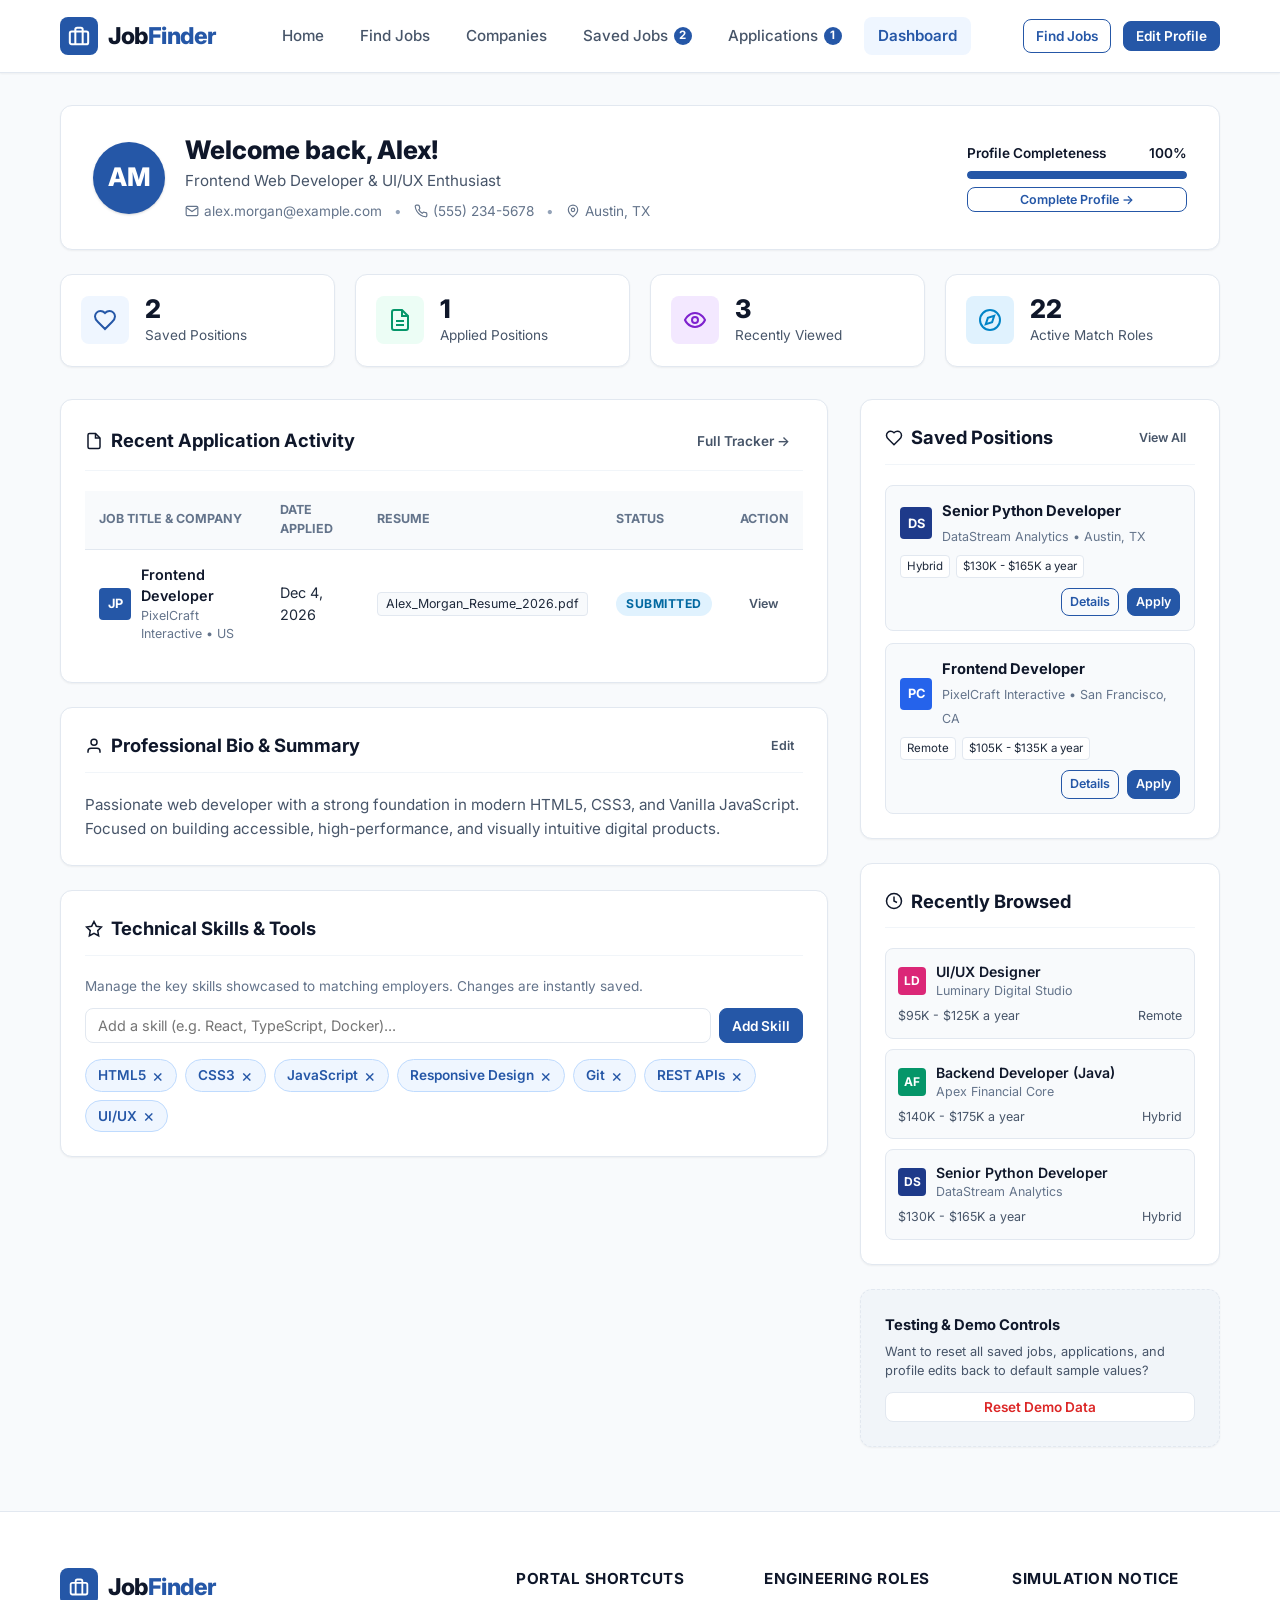
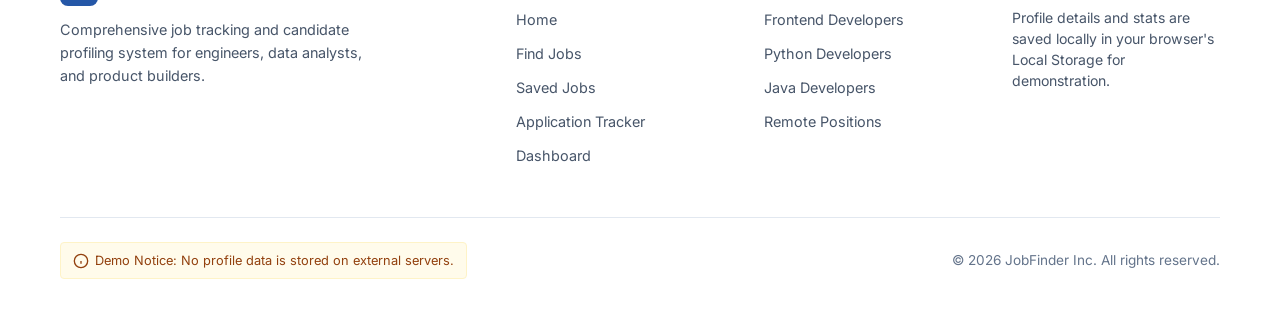
<file: dashboard.html>
<!DOCTYPE html>
<html lang="en">
<head>
  <meta charset="UTF-8">
  <meta name="viewport" content="width=device-width, initial-scale=1.0">
  <title>Candidate Dashboard - JobFinder</title>
  <meta name="description" content="View your job application metrics, manage saved jobs, update your skills, and edit your profile on JobFinder.">
  <!-- Fonts -->
  <link rel="preconnect" href="https://fonts.googleapis.com">
  <link rel="preconnect" href="https://fonts.gstatic.com" crossorigin>
  <link href="https://fonts.googleapis.com/css2?family=Inter:wght@400;500;600;700;800&display=swap" rel="stylesheet">
  <!-- Stylesheets -->
  <link rel="stylesheet" href="css/style.css">
  <link rel="stylesheet" href="css/dashboard.css">
  <link rel="stylesheet" href="css/responsive.css">
</head>
<body>

  <!-- ==================== NAVIGATION BAR ==================== -->
  <header class="navbar" role="banner">
    <div class="container navbar-inner">
      <a href="index.html" class="brand-logo" aria-label="JobFinder Homepage">
        <div class="brand-icon-box">
          <svg width="22" height="22" viewBox="0 0 24 24" fill="none" stroke="currentColor" stroke-width="2.2">
            <rect width="20" height="14" x="2" y="7" rx="2" ry="2"/>
            <path d="M16 21V5a2 2 0 0 0-2-2h-4a2 2 0 0 0-2 2v16"/>
          </svg>
        </div>
        <span>Job<span class="brand-highlight">Finder</span></span>
      </a>

      <nav class="nav-menu" id="navMenu" aria-label="Main Navigation">
        <a href="index.html" class="nav-link">Home</a>
        <a href="jobs.html" class="nav-link">Find Jobs</a>
        <a href="jobs.html?keyword=Tech" class="nav-link">Companies</a>
        <a href="saved-jobs.html" class="nav-link">
          Saved Jobs
          <span class="nav-badge badge-saved-count" style="display: none;">0</span>
        </a>
        <a href="applications.html" class="nav-link">
          Applications
          <span class="nav-badge badge-applied-count" style="display: none;">0</span>
        </a>
        <a href="dashboard.html" class="nav-link active">Dashboard</a>
      </nav>

      <div class="nav-actions">
        <a href="jobs.html" class="btn btn-outline btn-sm">Find Jobs</a>
        <button type="button" class="btn btn-primary btn-sm" id="openEditProfileBtn">
          Edit Profile
        </button>
        <button type="button" class="mobile-toggle-btn" id="mobileToggle" aria-label="Toggle navigation menu">
          <svg width="24" height="24" viewBox="0 0 24 24" fill="none" stroke="currentColor" stroke-width="2">
            <line x1="3" y1="12" x2="21" y2="12"></line>
            <line x1="3" y1="6" x2="21" y2="6"></line>
            <line x1="3" y1="18" x2="21" y2="18"></line>
          </svg>
        </button>
      </div>
    </div>
  </header>

  <main class="main-content dashboard-page" role="main">
    <div class="container">

      <!-- ==================== WELCOME & PROFILE HEADER ==================== -->
      <section class="dashboard-welcome-card" aria-label="Candidate Overview">
        <div class="welcome-user-left">
          <div class="profile-avatar-lg" id="profileAvatar">AM</div>
          <div class="welcome-text-wrap">
            <h1>Welcome back, <span id="welcomeUserName">Alex</span>!</h1>
            <p class="welcome-headline" id="profileDisplayHeadline">Frontend Web Developer & UI/UX Enthusiast</p>
            <div class="welcome-meta-pills">
              <span class="meta-pill-item">
                <svg width="14" height="14" viewBox="0 0 24 24" fill="none" stroke="currentColor" stroke-width="2"><path d="M4 4h16c1.1 0 2 .9 2 2v12c0 1.1-.9 2-2 2H4c-1.1 0-2-.9-2-2V6c0-1.1.9-2 2-2z"></path><polyline points="22,6 12,13 2,6"></polyline></svg>
                <span id="profileDisplayEmail">alex.morgan@example.com</span>
              </span>
              <span class="meta-dot">&bull;</span>
              <span class="meta-pill-item">
                <svg width="14" height="14" viewBox="0 0 24 24" fill="none" stroke="currentColor" stroke-width="2"><path d="M22 16.92v3a2 2 0 0 1-2.18 2 19.79 19.79 0 0 1-8.63-3.07 19.5 19.5 0 0 1-6-6 19.79 19.79 0 0 1-3.07-8.67A2 2 0 0 1 4.11 2h3a2 2 0 0 1 2 1.72 12.84 12.84 0 0 0 .7 2.81 2 2 0 0 1-.45 2.11L8.09 9.91a16 16 0 0 0 6 6l1.27-1.27a2 2 0 0 1 2.11-.45 12.84 12.84 0 0 0 2.81.7A2 2 0 0 1 22 16.92z"></path></svg>
                <span id="profileDisplayPhone">(555) 234-5678</span>
              </span>
              <span class="meta-dot">&bull;</span>
              <span class="meta-pill-item">
                <svg width="14" height="14" viewBox="0 0 24 24" fill="none" stroke="currentColor" stroke-width="2"><path d="M20 10c0 6-8 12-8 12s-8-6-8-12a8 8 0 0 1 16 0Z"></path><circle cx="12" cy="10" r="3"></circle></svg>
                <span id="profileDisplayLocation">Austin, TX</span>
              </span>
            </div>
          </div>
        </div>

        <div class="welcome-progress-right">
          <div class="progress-label-row">
            <span>Profile Completeness</span>
            <span id="profileCompletionScore">85%</span>
          </div>
          <div class="progress-track">
            <div class="progress-fill" id="profileCompletionBar" style="width: 85%;"></div>
          </div>
          <button type="button" class="btn btn-outline btn-xs" onclick="document.getElementById('openEditProfileBtn').click()">
            Complete Profile &rarr;
          </button>
        </div>
      </section>

      <!-- ==================== STATS COUNTER WIDGETS ==================== -->
      <section class="dashboard-stats-grid" aria-label="Quick Statistics">
        <a href="saved-jobs.html" class="stat-widget-card">
          <div class="stat-widget-icon">
            <svg width="24" height="24" viewBox="0 0 24 24" fill="none" stroke="currentColor" stroke-width="2">
              <path d="M19 14c1.49-1.46 3-3.21 3-5.5A5.5 5.5 0 0 0 16.5 3c-1.76 0-3 .5-4.5 2-1.5-1.5-2.74-2-4.5-2A5.5 5.5 0 0 0 2 8.5c0 2.3 1.5 4.05 3 5.5l7 7Z"/>
            </svg>
          </div>
          <div class="stat-widget-info">
            <div class="stat-widget-value" id="statSavedJobs">2</div>
            <div class="stat-widget-title">Saved Positions</div>
          </div>
        </a>

        <a href="applications.html#tracking" class="stat-widget-card">
          <div class="stat-widget-icon" style="background-color: #ecfdf5; color: #059669;">
            <svg width="24" height="24" viewBox="0 0 24 24" fill="none" stroke="currentColor" stroke-width="2">
              <path d="M14 2H6a2 2 0 0 0-2 2v16a2 2 0 0 0 2 2h12a2 2 0 0 0 2-2V8z"></path>
              <polyline points="14 2 14 8 20 8"></polyline>
              <line x1="16" y1="13" x2="8" y2="13"></line>
              <line x1="16" y1="17" x2="8" y2="17"></line>
            </svg>
          </div>
          <div class="stat-widget-info">
            <div class="stat-widget-value" id="statAppliedJobs">1</div>
            <div class="stat-widget-title">Applied Positions</div>
          </div>
        </a>

        <div class="stat-widget-card">
          <div class="stat-widget-icon" style="background-color: #f3e8ff; color: #7e22ce;">
            <svg width="24" height="24" viewBox="0 0 24 24" fill="none" stroke="currentColor" stroke-width="2">
              <path d="M2 12s3-7 10-7 10 7 10 7-3 7-10 7-10-7-10-7Z"></path>
              <circle cx="12" cy="12" r="3"></circle>
            </svg>
          </div>
          <div class="stat-widget-info">
            <div class="stat-widget-value" id="statViewedJobs">3</div>
            <div class="stat-widget-title">Recently Viewed</div>
          </div>
        </div>

        <a href="jobs.html" class="stat-widget-card">
          <div class="stat-widget-icon" style="background-color: #e0f2fe; color: #0284c7;">
            <svg width="24" height="24" viewBox="0 0 24 24" fill="none" stroke="currentColor" stroke-width="2">
              <circle cx="12" cy="12" r="10"></circle>
              <polygon points="16.24 7.76 14.12 14.12 7.76 16.24 9.88 9.88 16.24 7.76"></polygon>
            </svg>
          </div>
          <div class="stat-widget-info">
            <div class="stat-widget-value" id="statMatches">22</div>
            <div class="stat-widget-title">Active Match Roles</div>
          </div>
        </a>
      </section>

      <!-- ==================== TWO-COLUMN DASHBOARD LAYOUT ==================== -->
      <div class="dashboard-main-grid">

        <!-- LEFT COLUMN: APPLICATION TRACKING & SKILLS -->
        <div class="dashboard-left-col">
          <!-- Recent Applications Table -->
          <div class="dashboard-card">
            <div class="dashboard-card-header">
              <h2 class="dashboard-card-title">
                <svg width="18" height="18" viewBox="0 0 24 24" fill="none" stroke="currentColor" stroke-width="2">
                  <path d="M14 2H6a2 2 0 0 0-2 2v16a2 2 0 0 0 2 2h12a2 2 0 0 0 2-2V8z"></path>
                  <polyline points="14 2 14 8 20 8"></polyline>
                </svg>
                Recent Application Activity
              </h2>
              <a href="applications.html#tracking" class="btn btn-ghost btn-sm">Full Tracker &rarr;</a>
            </div>

            <div id="dashboardApplicationsTable">
              <!-- Populated by dashboard.js -->
            </div>
          </div>

          <!-- Candidate Professional Summary & Bio -->
          <div class="dashboard-card">
            <div class="dashboard-card-header">
              <h2 class="dashboard-card-title">
                <svg width="18" height="18" viewBox="0 0 24 24" fill="none" stroke="currentColor" stroke-width="2">
                  <path d="M20 21v-2a4 4 0 0 0-4-4H8a4 4 0 0 0-4 4v2"></path>
                  <circle cx="12" cy="7" r="4"></circle>
                </svg>
                Professional Bio & Summary
              </h2>
              <button type="button" class="btn btn-ghost btn-xs" onclick="document.getElementById('openEditProfileBtn').click()">Edit</button>
            </div>
            <p id="profileDisplayBio" style="font-size: 0.95rem; line-height: 1.6; color: var(--navy-sub);">
              Loading bio...
            </p>
          </div>

          <!-- Skills Management -->
          <div class="dashboard-card">
            <div class="dashboard-card-header">
              <h2 class="dashboard-card-title">
                <svg width="18" height="18" viewBox="0 0 24 24" fill="none" stroke="currentColor" stroke-width="2">
                  <polygon points="12 2 15.09 8.26 22 9.27 17 14.14 18.18 21.02 12 17.77 5.82 21.02 7 14.14 2 9.27 8.91 8.26 12 2"></polygon>
                </svg>
                Technical Skills & Tools
              </h2>
            </div>
            <p style="font-size: 0.85rem; color: var(--text-muted); margin-bottom: 12px;">
              Manage the key skills showcased to matching employers. Changes are instantly saved.
            </p>

            <div class="skills-input-row">
              <input type="text" id="newSkillInput" placeholder="Add a skill (e.g. React, TypeScript, Docker)...">
              <button type="button" class="btn btn-primary btn-sm" id="addSkillBtn">Add Skill</button>
            </div>

            <div class="skills-chips-wrapper" id="skillsChipsContainer">
              <!-- Populated by dashboard.js -->
            </div>
          </div>
        </div>

        <!-- RIGHT COLUMN: QUICK SAVED & VIEWED JOBS -->
        <div class="dashboard-right-col">
          <!-- Quick Saved Jobs -->
          <div class="dashboard-card">
            <div class="dashboard-card-header">
              <h3 class="dashboard-card-title">
                <svg width="18" height="18" viewBox="0 0 24 24" fill="none" stroke="currentColor" stroke-width="2">
                  <path d="M19 14c1.49-1.46 3-3.21 3-5.5A5.5 5.5 0 0 0 16.5 3c-1.76 0-3 .5-4.5 2-1.5-1.5-2.74-2-4.5-2A5.5 5.5 0 0 0 2 8.5c0 2.3 1.5 4.05 3 5.5l7 7Z"/>
                </svg>
                Saved Positions
              </h3>
              <a href="saved-jobs.html" class="btn btn-ghost btn-xs">View All</a>
            </div>

            <div id="dashboardSavedJobsList">
              <!-- Populated by dashboard.js -->
            </div>
          </div>

          <!-- Recently Viewed Jobs -->
          <div class="dashboard-card">
            <div class="dashboard-card-header">
              <h3 class="dashboard-card-title">
                <svg width="18" height="18" viewBox="0 0 24 24" fill="none" stroke="currentColor" stroke-width="2">
                  <circle cx="12" cy="12" r="10"></circle>
                  <polyline points="12 6 12 12 16 14"></polyline>
                </svg>
                Recently Browsed
              </h3>
            </div>

            <div id="dashboardRecentJobsList">
              <!-- Populated by dashboard.js -->
            </div>
          </div>

          <!-- Demo State Reset Card -->
          <div class="dashboard-card" style="background-color: var(--border-light); border-style: dashed;">
            <h4 style="font-size: 0.92rem; font-weight: 700; color: var(--navy-dark); margin-bottom: 6px;">
              Testing & Demo Controls
            </h4>
            <p style="font-size: 0.8rem; color: var(--navy-sub); margin-bottom: 12px;">
              Want to reset all saved jobs, applications, and profile edits back to default sample values?
            </p>
            <button type="button" class="btn btn-secondary btn-sm btn-block text-danger" id="resetDemoDataBtn">
              Reset Demo Data
            </button>
          </div>
        </div>

      </div>
    </div>
  </main>

  <!-- ==================== EDIT PROFILE MODAL ==================== -->
  <div class="modal-backdrop" id="editProfileModal" role="dialog" aria-modal="true" aria-labelledby="editProfileTitle">
    <div class="modal-dialog">
      <div class="modal-header">
        <h2 id="editProfileTitle" class="modal-title">Edit Candidate Profile</h2>
        <button type="button" class="modal-close-btn" id="closeEditProfileBtn" aria-label="Close dialog">&times;</button>
      </div>

      <form id="editProfileForm">
        <div class="form-row">
          <div class="form-group">
            <label for="editFullName" class="form-label">Full Name <span class="required">*</span></label>
            <input type="text" id="editFullName" class="form-control" required>
          </div>

          <div class="form-group">
            <label for="editHeadline" class="form-label">Professional Headline <span class="required">*</span></label>
            <input type="text" id="editHeadline" class="form-control" required>
          </div>
        </div>

        <div class="form-row">
          <div class="form-group">
            <label for="editEmail" class="form-label">Email Address <span class="required">*</span></label>
            <input type="email" id="editEmail" class="form-control" required>
          </div>

          <div class="form-group">
            <label for="editPhone" class="form-label">Phone Number</label>
            <input type="tel" id="editPhone" class="form-control">
          </div>
        </div>

        <div class="form-row">
          <div class="form-group">
            <label for="editLocation" class="form-label">Location (City, State)</label>
            <input type="text" id="editLocation" class="form-control">
          </div>

          <div class="form-group">
            <label for="editExpectedSalary" class="form-label">Target Salary Range</label>
            <input type="text" id="editExpectedSalary" class="form-control" placeholder="e.g. $100,000 - $130,000 / year">
          </div>
        </div>

        <div class="form-group">
          <label for="editBio" class="form-label">Professional Summary & Bio</label>
          <textarea id="editBio" class="form-control" rows="4"></textarea>
        </div>

        <div class="modal-footer">
          <button type="button" class="btn btn-secondary" id="cancelEditProfileBtn">Cancel</button>
          <button type="submit" class="btn btn-primary">Save Profile</button>
        </div>
      </form>
    </div>
  </div>

  <!-- ==================== FOOTER ==================== -->
  <footer class="site-footer" role="contentinfo">
    <div class="container">
      <div class="footer-top">
        <div class="footer-brand">
          <a href="index.html" class="brand-logo">
            <div class="brand-icon-box">
              <svg width="20" height="20" viewBox="0 0 24 24" fill="none" stroke="currentColor" stroke-width="2.2">
                <rect width="20" height="14" x="2" y="7" rx="2" ry="2"/>
                <path d="M16 21V5a2 2 0 0 0-2-2h-4a2 2 0 0 0-2 2v16"/>
              </svg>
            </div>
            <span>Job<span class="brand-highlight">Finder</span></span>
          </a>
          <p class="footer-brand-p">
            Comprehensive job tracking and candidate profiling system for engineers, data analysts, and product builders.
          </p>
        </div>

        <div>
          <h4 class="footer-col-title">Portal Shortcuts</h4>
          <ul class="footer-links">
            <li><a href="index.html">Home</a></li>
            <li><a href="jobs.html">Find Jobs</a></li>
            <li><a href="saved-jobs.html">Saved Jobs</a></li>
            <li><a href="applications.html">Application Tracker</a></li>
            <li><a href="dashboard.html">Dashboard</a></li>
          </ul>
        </div>

        <div>
          <h4 class="footer-col-title">Engineering Roles</h4>
          <ul class="footer-links">
            <li><a href="jobs.html?keyword=Frontend">Frontend Developers</a></li>
            <li><a href="jobs.html?keyword=Python">Python Developers</a></li>
            <li><a href="jobs.html?keyword=Java">Java Developers</a></li>
            <li><a href="jobs.html?location=Remote">Remote Positions</a></li>
          </ul>
        </div>

        <div>
          <h4 class="footer-col-title">Simulation Notice</h4>
          <p style="font-size: 0.88rem; color: var(--navy-sub);">
            Profile details and stats are saved locally in your browser's Local Storage for demonstration.
          </p>
        </div>
      </div>

      <div class="footer-bottom">
        <div class="simulation-disclaimer">
          <svg width="16" height="16" viewBox="0 0 24 24" fill="none" stroke="currentColor" stroke-width="2"><circle cx="12" cy="12" r="10"></circle><line x1="12" y1="16" x2="12" y2="12"></line><line x1="12" y1="8" x2="12.01" y2="8"></line></svg>
          <span>Demo Notice: No profile data is stored on external servers.</span>
        </div>
        <div>
          &copy; 2026 JobFinder Inc. All rights reserved.
        </div>
      </div>
    </div>
  </footer>

  <!-- Scripts -->
  <script src="js/data.js"></script>
  <script src="js/storage.js"></script>
  <script src="js/main.js"></script>
  <script src="js/dashboard.js"></script>
</body>
</html>
</file>
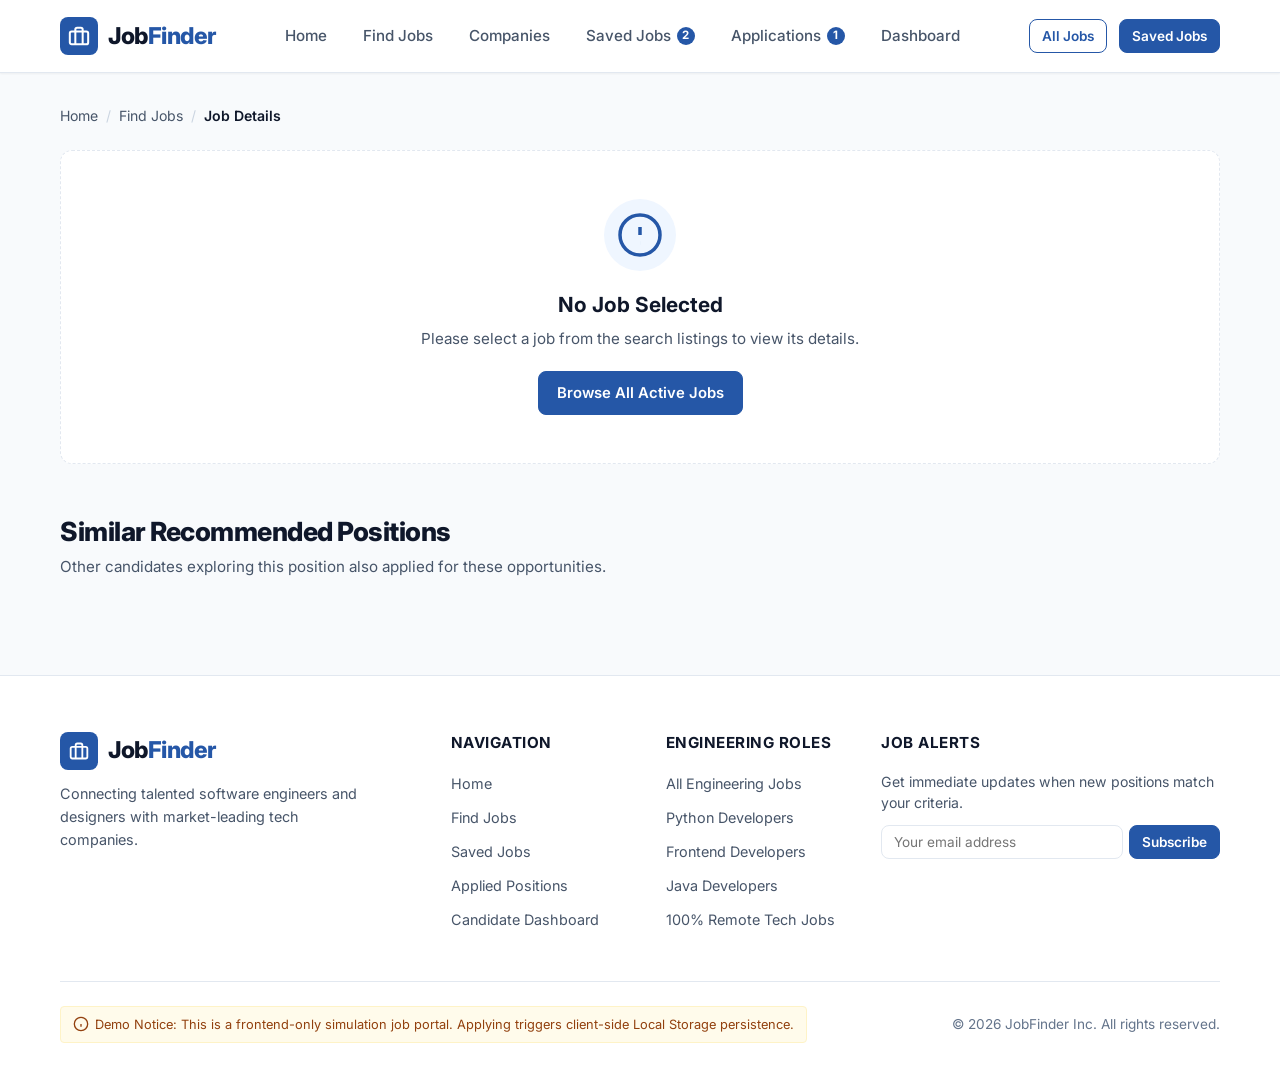
<file: job-details.html>
<!DOCTYPE html>
<html lang="en">
<head>
  <meta charset="UTF-8">
  <meta name="viewport" content="width=device-width, initial-scale=1.0">
  <title>Job Details - JobFinder</title>
  <meta name="description" content="View comprehensive job descriptions, responsibilities, required qualifications, and salary expectations on JobFinder.">
  <!-- Fonts -->
  <link rel="preconnect" href="https://fonts.googleapis.com">
  <link rel="preconnect" href="https://fonts.gstatic.com" crossorigin>
  <link href="https://fonts.googleapis.com/css2?family=Inter:wght@400;500;600;700;800&display=swap" rel="stylesheet">
  <!-- Stylesheets -->
  <link rel="stylesheet" href="css/style.css">
  <link rel="stylesheet" href="css/jobs.css">
  <link rel="stylesheet" href="css/responsive.css">
</head>
<body>

  <!-- ==================== NAVIGATION BAR ==================== -->
  <header class="navbar" role="banner">
    <div class="container navbar-inner">
      <a href="index.html" class="brand-logo" aria-label="JobFinder Homepage">
        <div class="brand-icon-box">
          <svg width="22" height="22" viewBox="0 0 24 24" fill="none" stroke="currentColor" stroke-width="2.2">
            <rect width="20" height="14" x="2" y="7" rx="2" ry="2"/>
            <path d="M16 21V5a2 2 0 0 0-2-2h-4a2 2 0 0 0-2 2v16"/>
          </svg>
        </div>
        <span>Job<span class="brand-highlight">Finder</span></span>
      </a>

      <nav class="nav-menu" id="navMenu" aria-label="Main Navigation">
        <a href="index.html" class="nav-link">Home</a>
        <a href="jobs.html" class="nav-link active">Find Jobs</a>
        <a href="jobs.html?keyword=Tech" class="nav-link">Companies</a>
        <a href="saved-jobs.html" class="nav-link">
          Saved Jobs
          <span class="nav-badge badge-saved-count" style="display: none;">0</span>
        </a>
        <a href="applications.html" class="nav-link">
          Applications
          <span class="nav-badge badge-applied-count" style="display: none;">0</span>
        </a>
        <a href="dashboard.html" class="nav-link">Dashboard</a>
      </nav>

      <div class="nav-actions">
        <a href="jobs.html" class="btn btn-outline btn-sm">All Jobs</a>
        <a href="saved-jobs.html" class="btn btn-primary btn-sm">Saved Jobs</a>
        <button type="button" class="mobile-toggle-btn" id="mobileToggle" aria-label="Toggle navigation menu">
          <svg width="24" height="24" viewBox="0 0 24 24" fill="none" stroke="currentColor" stroke-width="2">
            <line x1="3" y1="12" x2="21" y2="12"></line>
            <line x1="3" y1="6" x2="21" y2="6"></line>
            <line x1="3" y1="18" x2="21" y2="18"></line>
          </svg>
        </button>
      </div>
    </div>
  </header>

  <main class="main-content job-details-page" role="main">
    <div class="container">
      <!-- Breadcrumb navigation -->
      <nav class="breadcrumb-nav" id="jobBreadcrumb" aria-label="Breadcrumb">
        <a href="index.html">Home</a>
        <span class="crumb-separator">/</span>
        <a href="jobs.html">Find Jobs</a>
        <span class="crumb-separator">/</span>
        <span class="crumb-current">Job Details</span>
      </nav>

      <!-- Main Job Details Container (Populated by job-details.js) -->
      <div id="jobDetailsContainer">
        <!-- Loading Placeholder -->
        <div class="empty-state">
          <p class="empty-state-desc">Loading job details...</p>
        </div>
      </div>

      <!-- Similar Jobs Recommendations Section -->
      <section class="similar-jobs-section" aria-labelledby="similarHeading">
        <div class="section-header">
          <div>
            <h3 id="similarHeading" class="section-title">Similar Recommended Positions</h3>
            <p class="section-desc">Other candidates exploring this position also applied for these opportunities.</p>
          </div>
        </div>

        <div class="similar-jobs-grid" id="similarJobsContainer">
          <!-- Populated by job-details.js -->
        </div>
      </section>
    </div>
  </main>

  <!-- ==================== FOOTER ==================== -->
  <footer class="site-footer" role="contentinfo">
    <div class="container">
      <div class="footer-top">
        <div class="footer-brand">
          <a href="index.html" class="brand-logo">
            <div class="brand-icon-box">
              <svg width="20" height="20" viewBox="0 0 24 24" fill="none" stroke="currentColor" stroke-width="2.2">
                <rect width="20" height="14" x="2" y="7" rx="2" ry="2"/>
                <path d="M16 21V5a2 2 0 0 0-2-2h-4a2 2 0 0 0-2 2v16"/>
              </svg>
            </div>
            <span>Job<span class="brand-highlight">Finder</span></span>
          </a>
          <p class="footer-brand-p">
            Connecting talented software engineers and designers with market-leading tech companies.
          </p>
        </div>

        <div>
          <h4 class="footer-col-title">Navigation</h4>
          <ul class="footer-links">
            <li><a href="index.html">Home</a></li>
            <li><a href="jobs.html">Find Jobs</a></li>
            <li><a href="saved-jobs.html">Saved Jobs</a></li>
            <li><a href="applications.html">Applied Positions</a></li>
            <li><a href="dashboard.html">Candidate Dashboard</a></li>
          </ul>
        </div>

        <div>
          <h4 class="footer-col-title">Engineering Roles</h4>
          <ul class="footer-links">
            <li><a href="jobs.html?category=Engineering">All Engineering Jobs</a></li>
            <li><a href="jobs.html?keyword=Python">Python Developers</a></li>
            <li><a href="jobs.html?keyword=Frontend">Frontend Developers</a></li>
            <li><a href="jobs.html?keyword=Java">Java Developers</a></li>
            <li><a href="jobs.html?location=Remote">100% Remote Tech Jobs</a></li>
          </ul>
        </div>

        <div>
          <h4 class="footer-col-title">Job Alerts</h4>
          <p style="font-size: 0.88rem; color: var(--navy-sub); margin-bottom: 12px;">Get immediate updates when new positions match your criteria.</p>
          <form id="newsletterForm" style="display: flex; gap: 6px;">
            <input type="email" placeholder="Your email address" required style="flex: 1; padding: 8px 12px; border: 1px solid var(--border-color); border-radius: var(--radius-md); font-size: 0.85rem; outline: none;">
            <button type="submit" class="btn btn-primary btn-sm">Subscribe</button>
          </form>
        </div>
      </div>

      <div class="footer-bottom">
        <div class="simulation-disclaimer">
          <svg width="16" height="16" viewBox="0 0 24 24" fill="none" stroke="currentColor" stroke-width="2"><circle cx="12" cy="12" r="10"></circle><line x1="12" y1="16" x2="12" y2="12"></line><line x1="12" y1="8" x2="12.01" y2="8"></line></svg>
          <span>Demo Notice: This is a frontend-only simulation job portal. Applying triggers client-side Local Storage persistence.</span>
        </div>
        <div>
          &copy; 2026 JobFinder Inc. All rights reserved.
        </div>
      </div>
    </div>
  </footer>

  <!-- Scripts -->
  <script src="js/data.js"></script>
  <script src="js/storage.js"></script>
  <script src="js/main.js"></script>
  <script src="js/job-details.js"></script>
</body>
</html>
</file>
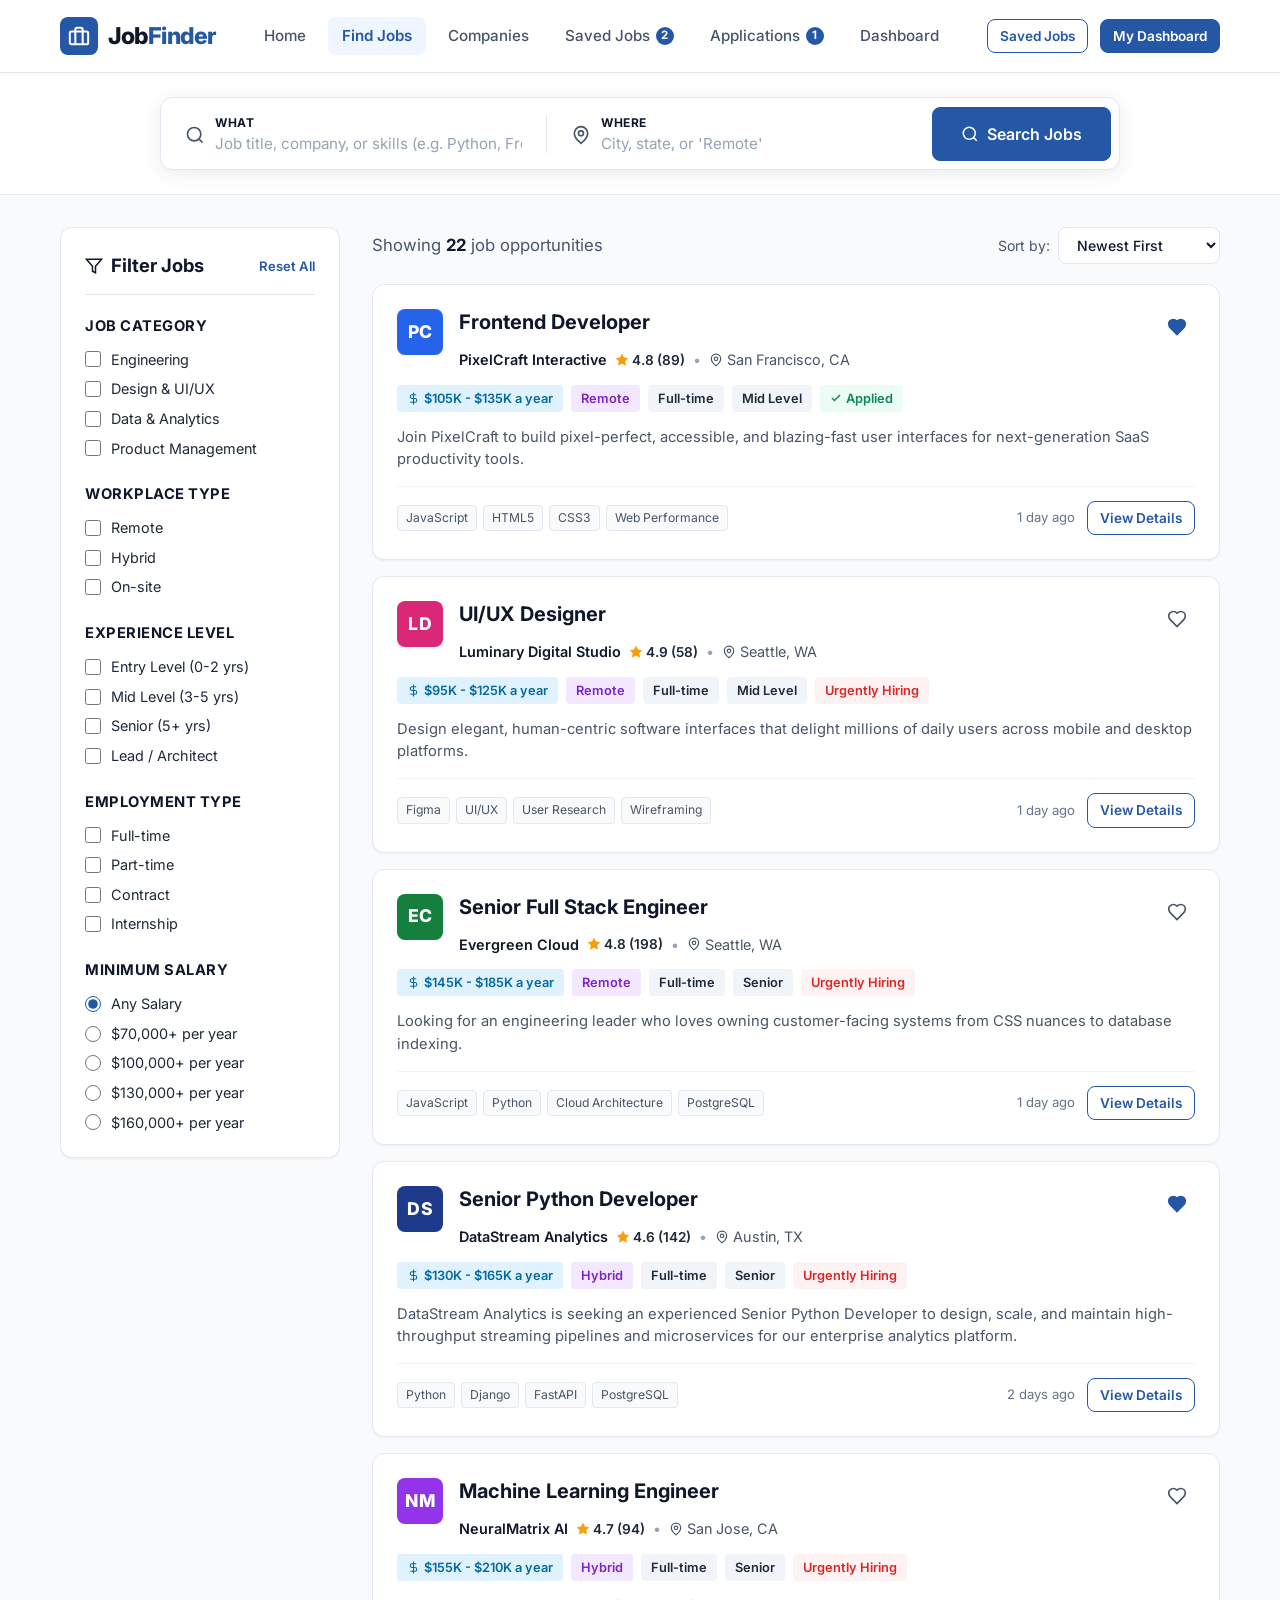
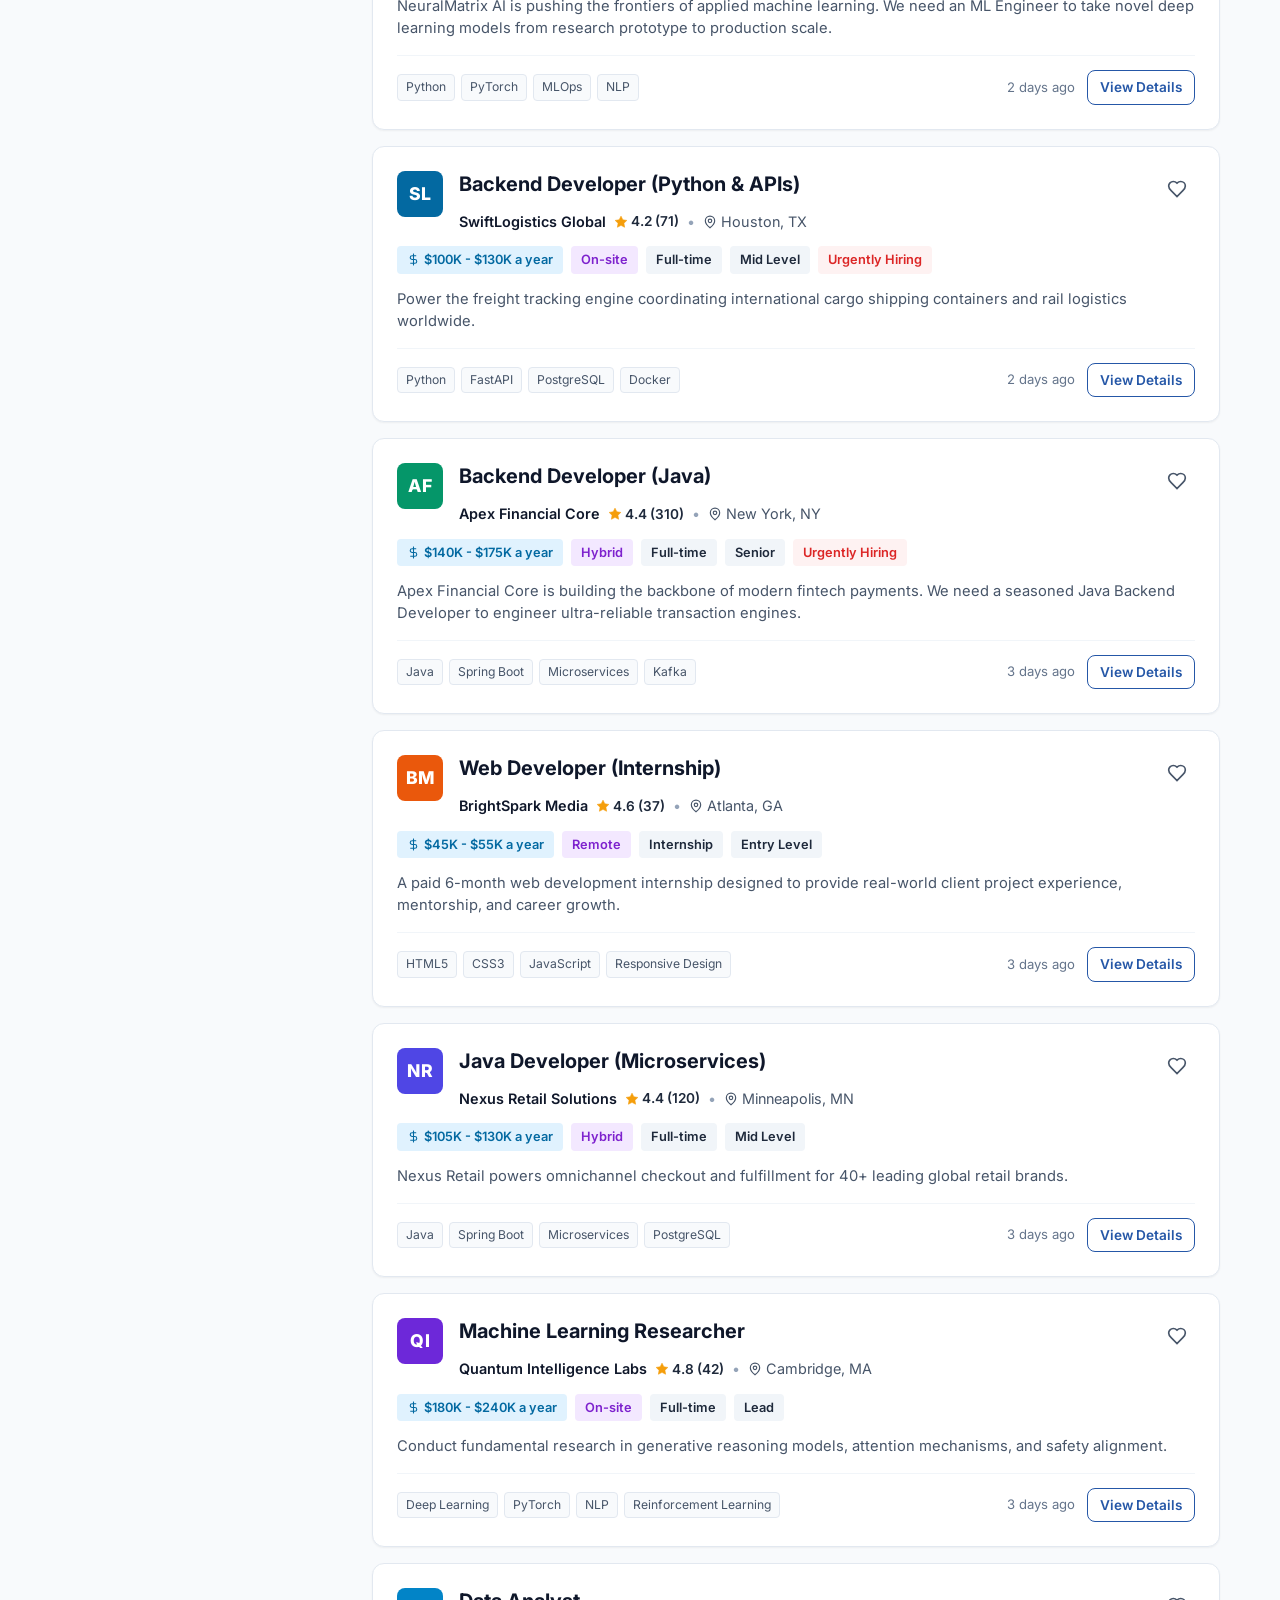
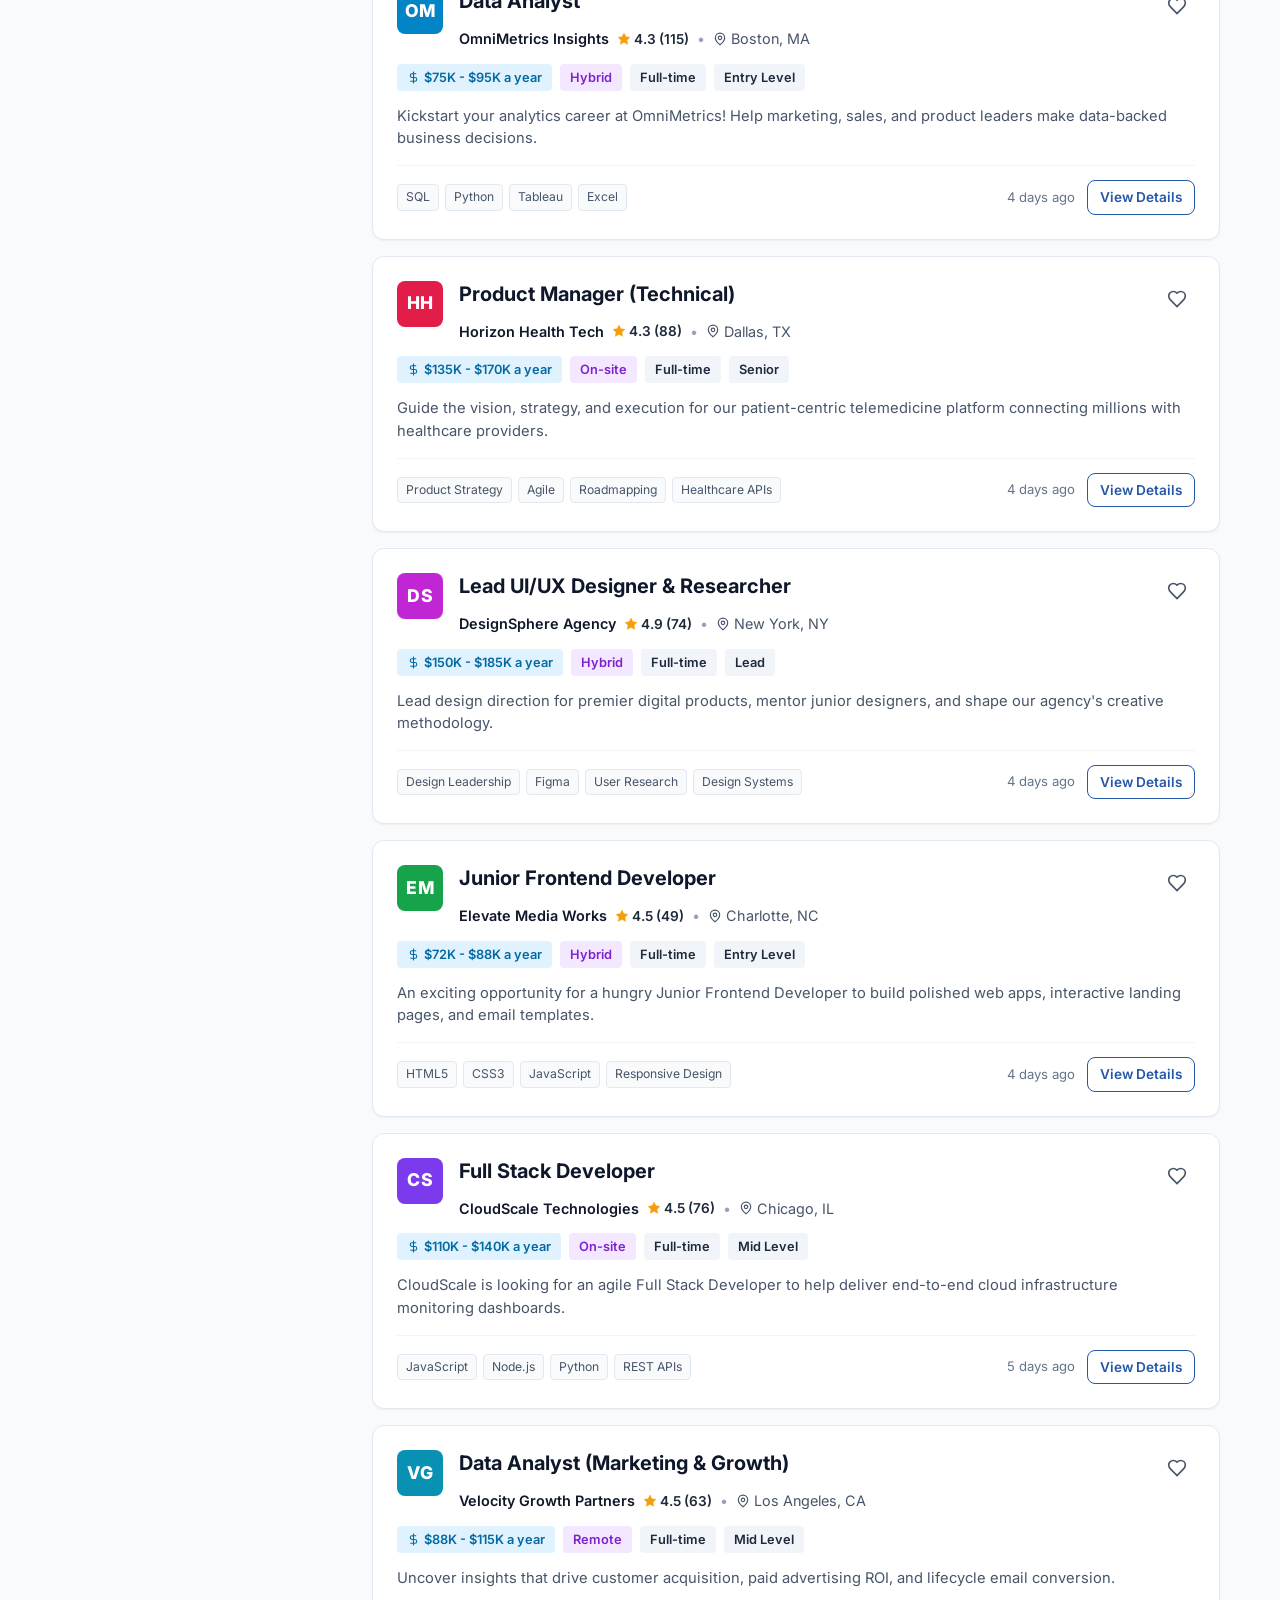
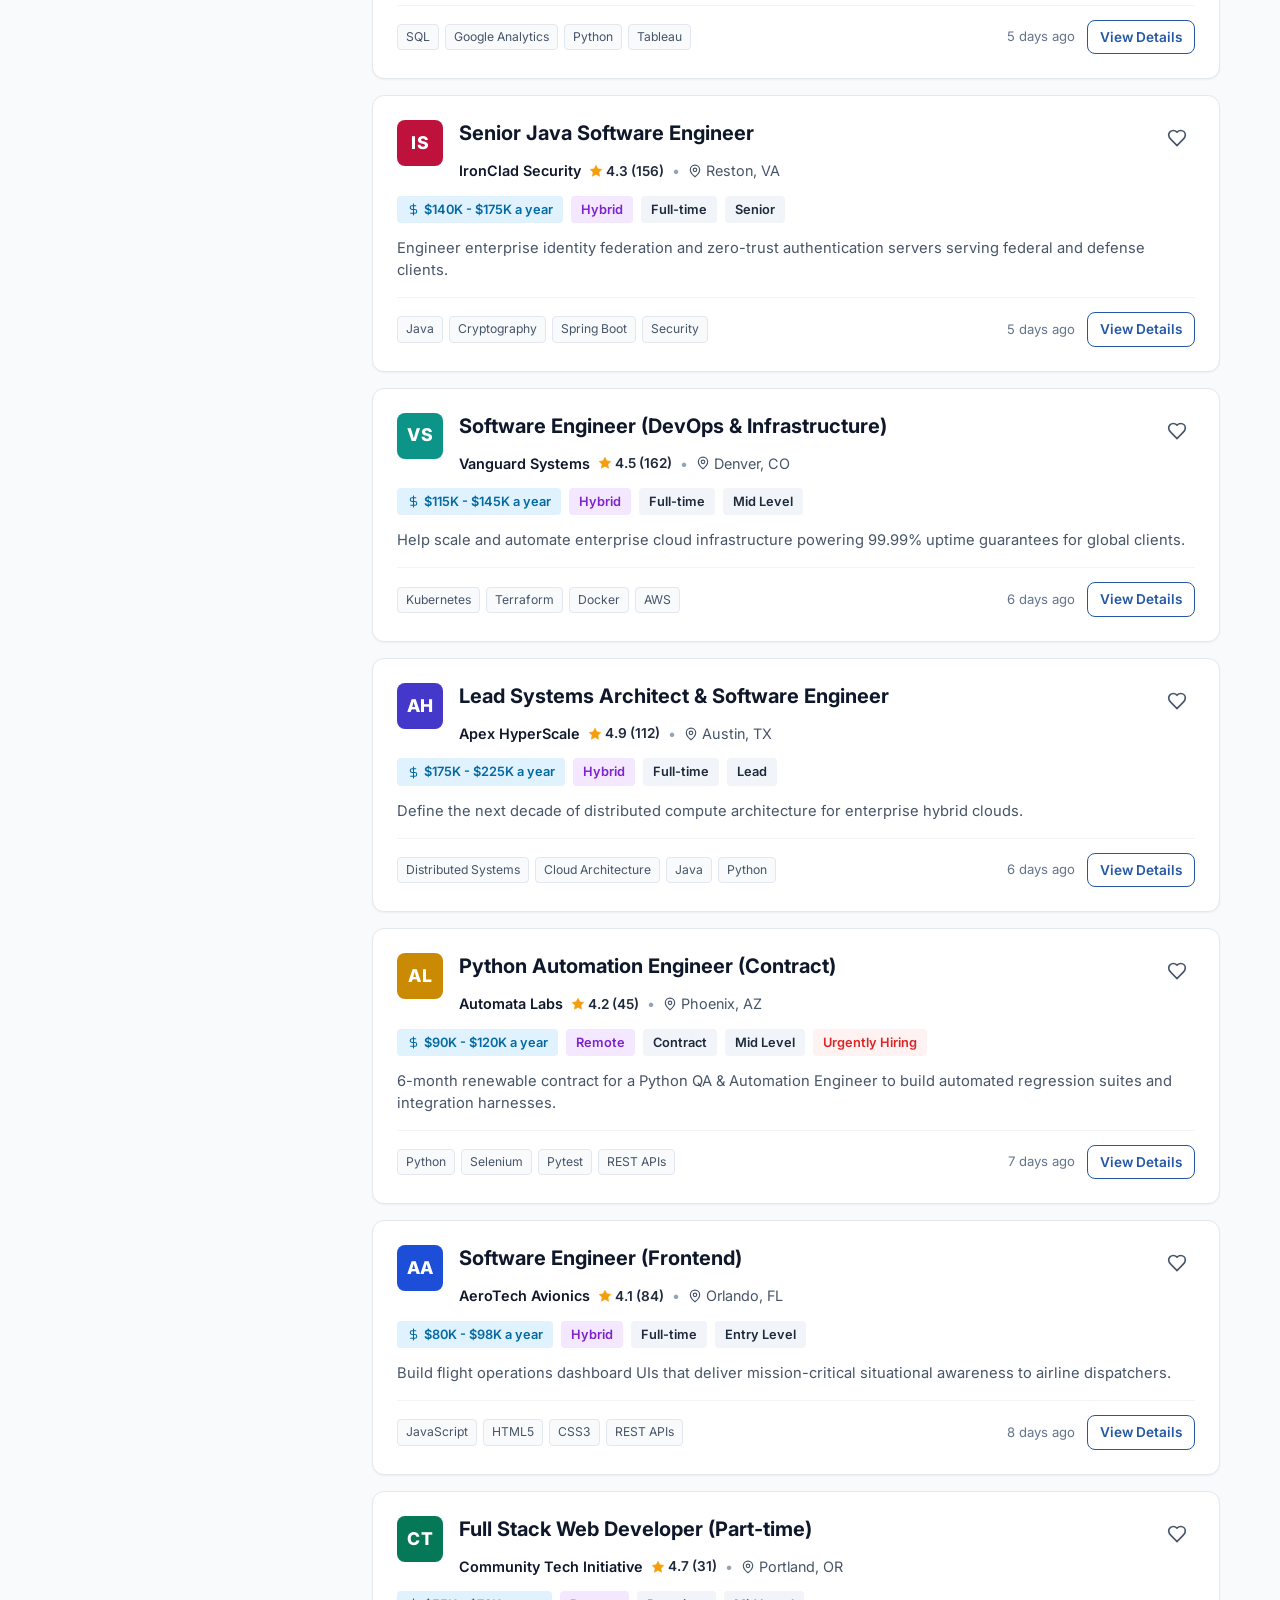
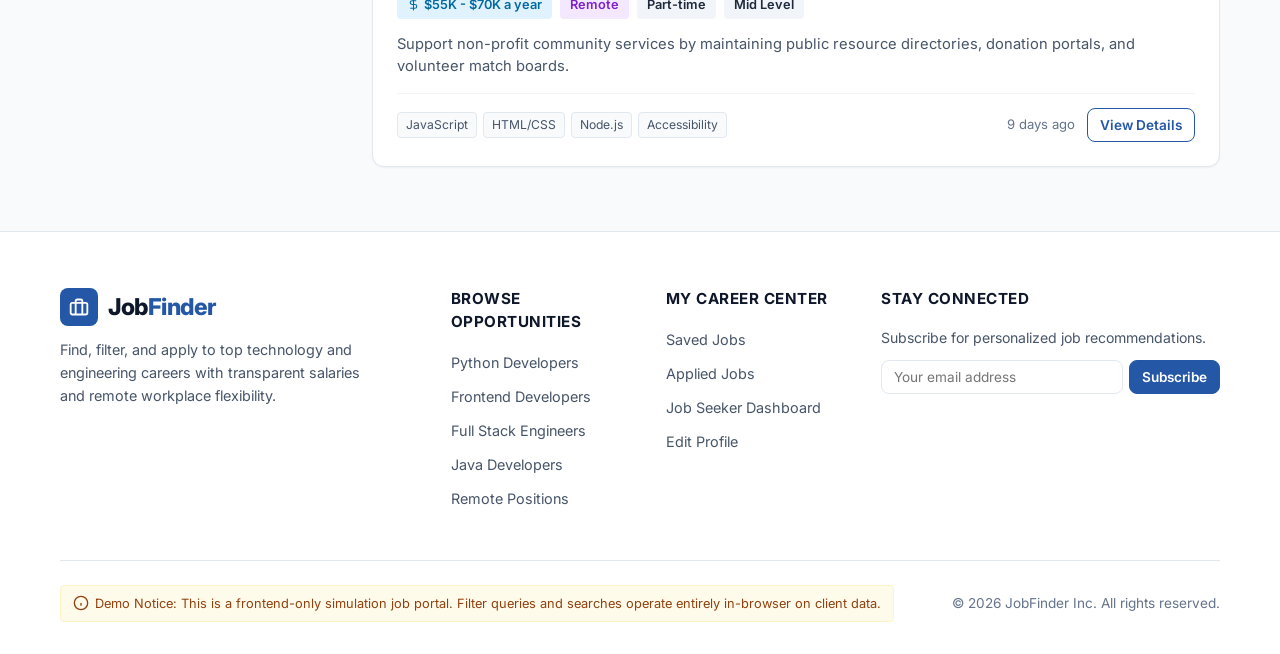
<file: jobs.html>
<!DOCTYPE html>
<html lang="en">
<head>
  <meta charset="UTF-8">
  <meta name="viewport" content="width=device-width, initial-scale=1.0">
  <title>Find Jobs - JobFinder</title>
  <meta name="description" content="Search and filter tech jobs by title, company, salary, experience, job type, and work mode on JobFinder.">
  <!-- Fonts -->
  <link rel="preconnect" href="https://fonts.googleapis.com">
  <link rel="preconnect" href="https://fonts.gstatic.com" crossorigin>
  <link href="https://fonts.googleapis.com/css2?family=Inter:wght@400;500;600;700;800&display=swap" rel="stylesheet">
  <!-- Stylesheets -->
  <link rel="stylesheet" href="css/style.css">
  <link rel="stylesheet" href="css/jobs.css">
  <link rel="stylesheet" href="css/responsive.css">
</head>
<body>

  <!-- ==================== NAVIGATION BAR ==================== -->
  <header class="navbar" role="banner">
    <div class="container navbar-inner">
      <a href="index.html" class="brand-logo" aria-label="JobFinder Homepage">
        <div class="brand-icon-box">
          <svg width="22" height="22" viewBox="0 0 24 24" fill="none" stroke="currentColor" stroke-width="2.2">
            <rect width="20" height="14" x="2" y="7" rx="2" ry="2"/>
            <path d="M16 21V5a2 2 0 0 0-2-2h-4a2 2 0 0 0-2 2v16"/>
          </svg>
        </div>
        <span>Job<span class="brand-highlight">Finder</span></span>
      </a>

      <nav class="nav-menu" id="navMenu" aria-label="Main Navigation">
        <a href="index.html" class="nav-link">Home</a>
        <a href="jobs.html" class="nav-link active">Find Jobs</a>
        <a href="jobs.html?keyword=Tech" class="nav-link">Companies</a>
        <a href="saved-jobs.html" class="nav-link">
          Saved Jobs
          <span class="nav-badge badge-saved-count" style="display: none;">0</span>
        </a>
        <a href="applications.html" class="nav-link">
          Applications
          <span class="nav-badge badge-applied-count" style="display: none;">0</span>
        </a>
        <a href="dashboard.html" class="nav-link">Dashboard</a>
      </nav>

      <div class="nav-actions">
        <a href="saved-jobs.html" class="btn btn-outline btn-sm">Saved Jobs</a>
        <a href="dashboard.html" class="btn btn-primary btn-sm">My Dashboard</a>
        <button type="button" class="mobile-toggle-btn" id="mobileToggle" aria-label="Toggle navigation menu">
          <svg width="24" height="24" viewBox="0 0 24 24" fill="none" stroke="currentColor" stroke-width="2">
            <line x1="3" y1="12" x2="21" y2="12"></line>
            <line x1="3" y1="6" x2="21" y2="6"></line>
            <line x1="3" y1="18" x2="21" y2="18"></line>
          </svg>
        </button>
      </div>
    </div>
  </header>

  <main class="main-content" role="main">
    <!-- ==================== SEARCH BAR HEADER ==================== -->
    <section class="jobs-page-header">
      <div class="container">
        <div class="job-search-box">
          <form class="job-search-form" id="jobsSearchForm">
            <div class="search-field-group">
              <span class="field-icon">
                <svg width="20" height="20" viewBox="0 0 24 24" fill="none" stroke="currentColor" stroke-width="2">
                  <circle cx="11" cy="11" r="8"></circle>
                  <line x1="21" y1="21" x2="16.65" y2="16.65"></line>
                </svg>
              </span>
              <div class="field-content">
                <label for="searchKeyword" class="field-label">What</label>
                <input type="text" id="searchKeyword" name="keyword" class="field-input" placeholder="Job title, company, or skills (e.g. Python, Frontend)">
              </div>
            </div>

            <div class="search-divider"></div>

            <div class="search-field-group">
              <span class="field-icon">
                <svg width="20" height="20" viewBox="0 0 24 24" fill="none" stroke="currentColor" stroke-width="2">
                  <path d="M20 10c0 6-8 12-8 12s-8-6-8-12a8 8 0 0 1 16 0Z"></path>
                  <circle cx="12" cy="10" r="3"></circle>
                </svg>
              </span>
              <div class="field-content">
                <label for="searchLocation" class="field-label">Where</label>
                <input type="text" id="searchLocation" name="location" class="field-input" placeholder="City, state, or 'Remote'">
              </div>
            </div>

            <button type="submit" class="btn btn-primary btn-search">
              <svg width="18" height="18" viewBox="0 0 24 24" fill="none" stroke="currentColor" stroke-width="2">
                <circle cx="11" cy="11" r="8"></circle>
                <line x1="21" y1="21" x2="16.65" y2="16.65"></line>
              </svg>
              Search Jobs
            </button>
          </form>
        </div>
      </div>
    </section>

    <!-- ==================== MAIN JOBS LISTINGS & FILTERS ==================== -->
    <div class="container">
      <div class="jobs-layout-grid">

        <!-- ===== FILTER SIDEBAR ===== -->
        <aside class="filter-sidebar" id="filterSidebar" aria-label="Job Filters">
          <div class="filter-sidebar-header">
            <h2 class="filter-heading">
              <svg width="18" height="18" viewBox="0 0 24 24" fill="none" stroke="currentColor" stroke-width="2">
                <polygon points="22 3 2 3 10 12.46 10 19 14 21 14 12.46 22 3"></polygon>
              </svg>
              Filter Jobs
            </h2>
            <div style="display: flex; align-items: center; gap: 8px;">
              <button type="button" class="reset-filter-link" id="resetFiltersBtn">Reset All</button>
              <button type="button" class="mobile-drawer-close" id="mobileFilterClose" style="display:none;" aria-label="Close filters">&times;</button>
            </div>
          </div>

          <!-- Category Filter -->
          <div class="filter-group">
            <h3 class="filter-title">Job Category</h3>
            <div class="filter-options-list">
              <label class="filter-checkbox-label">
                <input type="checkbox" name="category" value="Engineering">
                <span>Engineering</span>
              </label>
              <label class="filter-checkbox-label">
                <input type="checkbox" name="category" value="Design">
                <span>Design & UI/UX</span>
              </label>
              <label class="filter-checkbox-label">
                <input type="checkbox" name="category" value="Data">
                <span>Data & Analytics</span>
              </label>
              <label class="filter-checkbox-label">
                <input type="checkbox" name="category" value="Product">
                <span>Product Management</span>
              </label>
            </div>
          </div>

          <!-- Work Mode Filter -->
          <div class="filter-group">
            <h3 class="filter-title">Workplace Type</h3>
            <div class="filter-options-list">
              <label class="filter-checkbox-label">
                <input type="checkbox" name="workMode" value="Remote">
                <span>Remote</span>
              </label>
              <label class="filter-checkbox-label">
                <input type="checkbox" name="workMode" value="Hybrid">
                <span>Hybrid</span>
              </label>
              <label class="filter-checkbox-label">
                <input type="checkbox" name="workMode" value="On-site">
                <span>On-site</span>
              </label>
            </div>
          </div>

          <!-- Experience Level Filter -->
          <div class="filter-group">
            <h3 class="filter-title">Experience Level</h3>
            <div class="filter-options-list">
              <label class="filter-checkbox-label">
                <input type="checkbox" name="experience" value="Entry Level">
                <span>Entry Level (0-2 yrs)</span>
              </label>
              <label class="filter-checkbox-label">
                <input type="checkbox" name="experience" value="Mid Level">
                <span>Mid Level (3-5 yrs)</span>
              </label>
              <label class="filter-checkbox-label">
                <input type="checkbox" name="experience" value="Senior">
                <span>Senior (5+ yrs)</span>
              </label>
              <label class="filter-checkbox-label">
                <input type="checkbox" name="experience" value="Lead">
                <span>Lead / Architect</span>
              </label>
            </div>
          </div>

          <!-- Job Type Filter -->
          <div class="filter-group">
            <h3 class="filter-title">Employment Type</h3>
            <div class="filter-options-list">
              <label class="filter-checkbox-label">
                <input type="checkbox" name="jobType" value="Full-time">
                <span>Full-time</span>
              </label>
              <label class="filter-checkbox-label">
                <input type="checkbox" name="jobType" value="Part-time">
                <span>Part-time</span>
              </label>
              <label class="filter-checkbox-label">
                <input type="checkbox" name="jobType" value="Contract">
                <span>Contract</span>
              </label>
              <label class="filter-checkbox-label">
                <input type="checkbox" name="jobType" value="Internship">
                <span>Internship</span>
              </label>
            </div>
          </div>

          <!-- Salary Range Radios -->
          <div class="filter-group">
            <h3 class="filter-title">Minimum Salary</h3>
            <div class="filter-options-list">
              <label class="filter-checkbox-label">
                <input type="radio" name="salaryRange" value="0" checked>
                <span>Any Salary</span>
              </label>
              <label class="filter-checkbox-label">
                <input type="radio" name="salaryRange" value="70000">
                <span>$70,000+ per year</span>
              </label>
              <label class="filter-checkbox-label">
                <input type="radio" name="salaryRange" value="100000">
                <span>$100,000+ per year</span>
              </label>
              <label class="filter-checkbox-label">
                <input type="radio" name="salaryRange" value="130000">
                <span>$130,000+ per year</span>
              </label>
              <label class="filter-checkbox-label">
                <input type="radio" name="salaryRange" value="160000">
                <span>$160,000+ per year</span>
              </label>
            </div>
          </div>
        </aside>

        <!-- ===== RESULTS COLUMN ===== -->
        <section class="results-column" aria-label="Job Search Results">
          <!-- Active Filter Chips -->
          <div class="active-filters-bar" id="activeFilterChips" style="display: none;"></div>

          <!-- Results Header & Sort Controls -->
          <div class="results-header-bar">
            <div class="results-count-text">
              Showing <strong id="totalResultsCount">22</strong> job opportunities
            </div>

            <div class="results-controls">
              <button type="button" class="btn btn-secondary btn-sm mobile-filter-btn" id="mobileFilterOpen">
                <svg width="16" height="16" viewBox="0 0 24 24" fill="none" stroke="currentColor" stroke-width="2">
                  <polygon points="22 3 2 3 10 12.46 10 19 14 21 14 12.46 22 3"></polygon>
                </svg>
                Filters
              </button>

              <div class="sort-select-wrapper">
                <label for="sortJobsSelect">Sort by:</label>
                <select id="sortJobsSelect" class="custom-select">
                  <option value="newest">Newest First</option>
                  <option value="salary-high">Highest Salary</option>
                  <option value="salary-low">Lowest Salary</option>
                  <option value="rating">Company Rating</option>
                </select>
              </div>
            </div>
          </div>

          <!-- Jobs Container -->
          <div class="job-cards-list" id="jobResultsContainer">
            <!-- Rendered dynamically by jobs.js -->
          </div>
        </section>

      </div>
    </div>
  </main>

  <!-- ==================== FOOTER ==================== -->
  <footer class="site-footer" role="contentinfo">
    <div class="container">
      <div class="footer-top">
        <div class="footer-brand">
          <a href="index.html" class="brand-logo">
            <div class="brand-icon-box">
              <svg width="20" height="20" viewBox="0 0 24 24" fill="none" stroke="currentColor" stroke-width="2.2">
                <rect width="20" height="14" x="2" y="7" rx="2" ry="2"/>
                <path d="M16 21V5a2 2 0 0 0-2-2h-4a2 2 0 0 0-2 2v16"/>
              </svg>
            </div>
            <span>Job<span class="brand-highlight">Finder</span></span>
          </a>
          <p class="footer-brand-p">
            Find, filter, and apply to top technology and engineering careers with transparent salaries and remote workplace flexibility.
          </p>
        </div>

        <div>
          <h4 class="footer-col-title">Browse Opportunities</h4>
          <ul class="footer-links">
            <li><a href="jobs.html?keyword=Python">Python Developers</a></li>
            <li><a href="jobs.html?keyword=Frontend">Frontend Developers</a></li>
            <li><a href="jobs.html?keyword=Full+Stack">Full Stack Engineers</a></li>
            <li><a href="jobs.html?keyword=Java">Java Developers</a></li>
            <li><a href="jobs.html?location=Remote">Remote Positions</a></li>
          </ul>
        </div>

        <div>
          <h4 class="footer-col-title">My Career Center</h4>
          <ul class="footer-links">
            <li><a href="saved-jobs.html">Saved Jobs</a></li>
            <li><a href="applications.html">Applied Jobs</a></li>
            <li><a href="dashboard.html">Job Seeker Dashboard</a></li>
            <li><a href="dashboard.html">Edit Profile</a></li>
          </ul>
        </div>

        <div>
          <h4 class="footer-col-title">Stay Connected</h4>
          <p style="font-size: 0.88rem; color: var(--navy-sub); margin-bottom: 12px;">Subscribe for personalized job recommendations.</p>
          <form id="newsletterForm" style="display: flex; gap: 6px;">
            <input type="email" placeholder="Your email address" required style="flex: 1; padding: 8px 12px; border: 1px solid var(--border-color); border-radius: var(--radius-md); font-size: 0.85rem; outline: none;">
            <button type="submit" class="btn btn-primary btn-sm">Subscribe</button>
          </form>
        </div>
      </div>

      <div class="footer-bottom">
        <div class="simulation-disclaimer">
          <svg width="16" height="16" viewBox="0 0 24 24" fill="none" stroke="currentColor" stroke-width="2"><circle cx="12" cy="12" r="10"></circle><line x1="12" y1="16" x2="12" y2="12"></line><line x1="12" y1="8" x2="12.01" y2="8"></line></svg>
          <span>Demo Notice: This is a frontend-only simulation job portal. Filter queries and searches operate entirely in-browser on client data.</span>
        </div>
        <div>
          &copy; 2026 JobFinder Inc. All rights reserved.
        </div>
      </div>
    </div>
  </footer>

  <!-- Scripts -->
  <script src="js/data.js"></script>
  <script src="js/storage.js"></script>
  <script src="js/main.js"></script>
  <script src="js/jobs.js"></script>
</body>
</html>
</file>
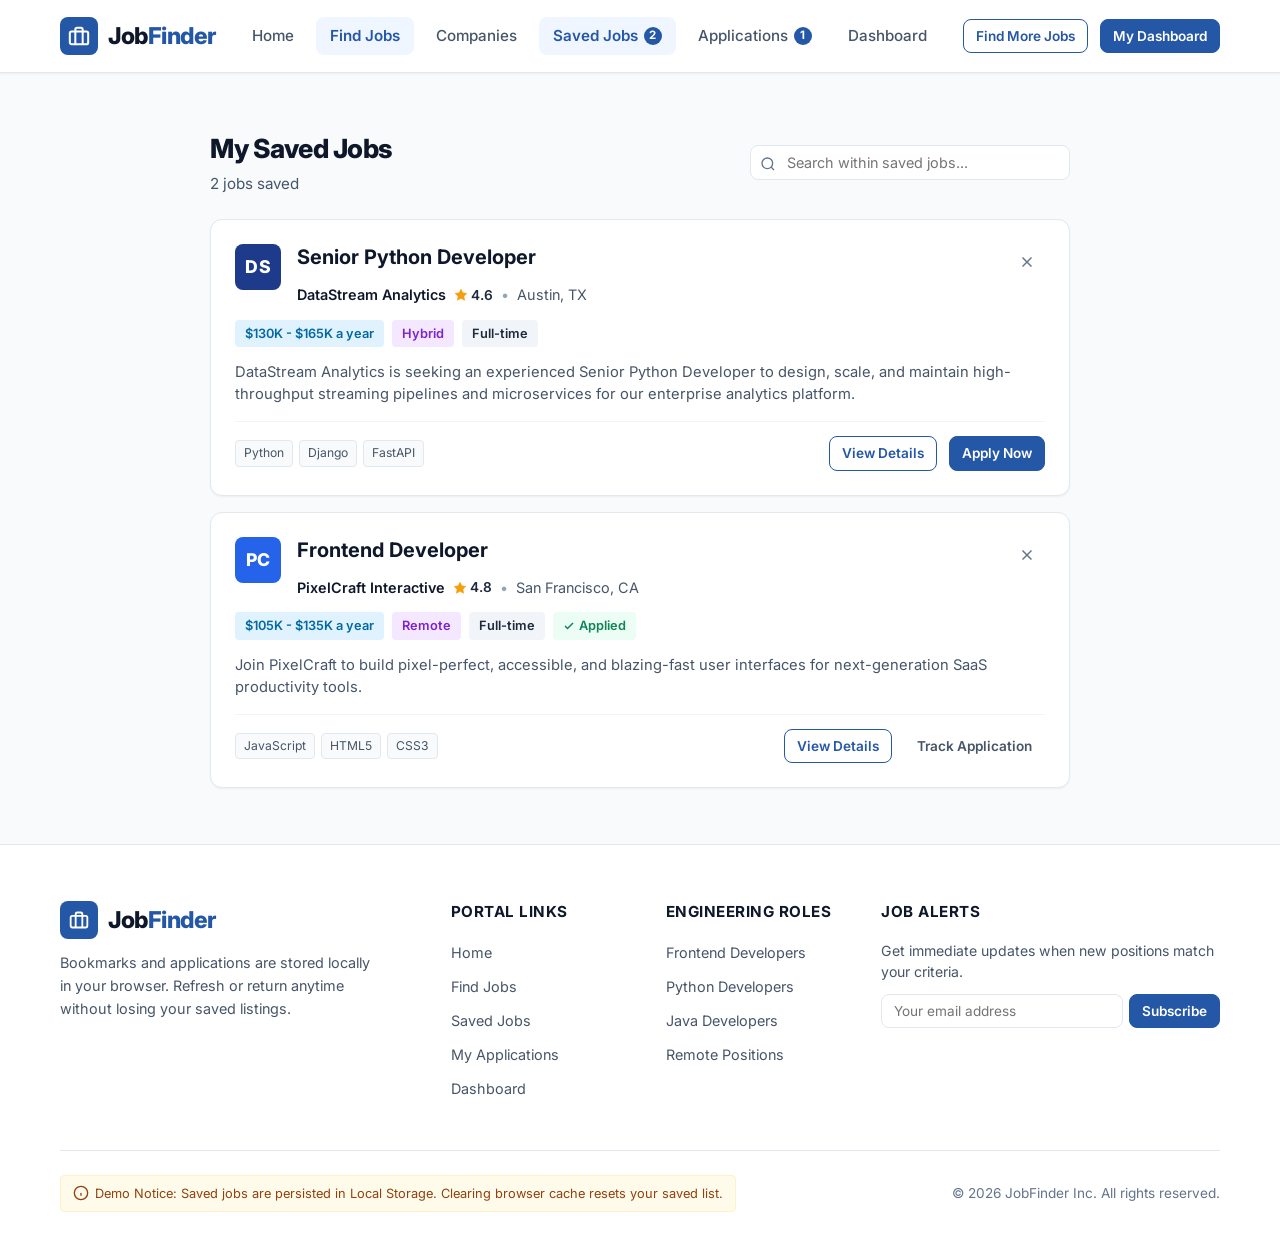
<file: saved-jobs.html>
<!DOCTYPE html>
<html lang="en">
<head>
  <meta charset="UTF-8">
  <meta name="viewport" content="width=device-width, initial-scale=1.0">
  <title>Saved Jobs - JobFinder</title>
  <meta name="description" content="Manage and review your saved job opportunities on JobFinder.">
  <!-- Fonts -->
  <link rel="preconnect" href="https://fonts.googleapis.com">
  <link rel="preconnect" href="https://fonts.gstatic.com" crossorigin>
  <link href="https://fonts.googleapis.com/css2?family=Inter:wght@400;500;600;700;800&display=swap" rel="stylesheet">
  <!-- Stylesheets -->
  <link rel="stylesheet" href="css/style.css">
  <link rel="stylesheet" href="css/jobs.css">
  <link rel="stylesheet" href="css/responsive.css">
</head>
<body>

  <!-- ==================== NAVIGATION BAR ==================== -->
  <header class="navbar" role="banner">
    <div class="container navbar-inner">
      <a href="index.html" class="brand-logo" aria-label="JobFinder Homepage">
        <div class="brand-icon-box">
          <svg width="22" height="22" viewBox="0 0 24 24" fill="none" stroke="currentColor" stroke-width="2.2">
            <rect width="20" height="14" x="2" y="7" rx="2" ry="2"/>
            <path d="M16 21V5a2 2 0 0 0-2-2h-4a2 2 0 0 0-2 2v16"/>
          </svg>
        </div>
        <span>Job<span class="brand-highlight">Finder</span></span>
      </a>

      <nav class="nav-menu" id="navMenu" aria-label="Main Navigation">
        <a href="index.html" class="nav-link">Home</a>
        <a href="jobs.html" class="nav-link">Find Jobs</a>
        <a href="jobs.html?keyword=Tech" class="nav-link">Companies</a>
        <a href="saved-jobs.html" class="nav-link active">
          Saved Jobs
          <span class="nav-badge badge-saved-count" style="display: none;">0</span>
        </a>
        <a href="applications.html" class="nav-link">
          Applications
          <span class="nav-badge badge-applied-count" style="display: none;">0</span>
        </a>
        <a href="dashboard.html" class="nav-link">Dashboard</a>
      </nav>

      <div class="nav-actions">
        <a href="jobs.html" class="btn btn-outline btn-sm">Find More Jobs</a>
        <a href="dashboard.html" class="btn btn-primary btn-sm">My Dashboard</a>
        <button type="button" class="mobile-toggle-btn" id="mobileToggle" aria-label="Toggle navigation menu">
          <svg width="24" height="24" viewBox="0 0 24 24" fill="none" stroke="currentColor" stroke-width="2">
            <line x1="3" y1="12" x2="21" y2="12"></line>
            <line x1="3" y1="6" x2="21" y2="6"></line>
            <line x1="3" y1="18" x2="21" y2="18"></line>
          </svg>
        </button>
      </div>
    </div>
  </header>

  <main class="main-content section-pad" role="main">
    <div class="container" style="max-width: 900px;">
      <!-- Header Controls -->
      <div class="saved-jobs-header-bar">
        <div>
          <h1 class="section-title">My Saved Jobs</h1>
          <p class="section-desc" id="savedJobsCountText">Loading saved jobs...</p>
        </div>

        <div class="saved-search-box">
          <span class="saved-search-icon">
            <svg width="16" height="16" viewBox="0 0 24 24" fill="none" stroke="currentColor" stroke-width="2">
              <circle cx="11" cy="11" r="8"></circle>
              <line x1="21" y1="21" x2="16.65" y2="16.65"></line>
            </svg>
          </span>
          <input type="text" id="searchSavedJobsInput" class="saved-search-input" placeholder="Search within saved jobs...">
        </div>
      </div>

      <!-- Saved Jobs List Container -->
      <div class="job-cards-list" id="savedJobsContainer">
        <!-- Rendered dynamically by saved-jobs.js -->
      </div>
    </div>
  </main>

  <!-- ==================== FOOTER ==================== -->
  <footer class="site-footer" role="contentinfo">
    <div class="container">
      <div class="footer-top">
        <div class="footer-brand">
          <a href="index.html" class="brand-logo">
            <div class="brand-icon-box">
              <svg width="20" height="20" viewBox="0 0 24 24" fill="none" stroke="currentColor" stroke-width="2.2">
                <rect width="20" height="14" x="2" y="7" rx="2" ry="2"/>
                <path d="M16 21V5a2 2 0 0 0-2-2h-4a2 2 0 0 0-2 2v16"/>
              </svg>
            </div>
            <span>Job<span class="brand-highlight">Finder</span></span>
          </a>
          <p class="footer-brand-p">
            Bookmarks and applications are stored locally in your browser. Refresh or return anytime without losing your saved listings.
          </p>
        </div>

        <div>
          <h4 class="footer-col-title">Portal Links</h4>
          <ul class="footer-links">
            <li><a href="index.html">Home</a></li>
            <li><a href="jobs.html">Find Jobs</a></li>
            <li><a href="saved-jobs.html">Saved Jobs</a></li>
            <li><a href="applications.html">My Applications</a></li>
            <li><a href="dashboard.html">Dashboard</a></li>
          </ul>
        </div>

        <div>
          <h4 class="footer-col-title">Engineering Roles</h4>
          <ul class="footer-links">
            <li><a href="jobs.html?keyword=Frontend">Frontend Developers</a></li>
            <li><a href="jobs.html?keyword=Python">Python Developers</a></li>
            <li><a href="jobs.html?keyword=Java">Java Developers</a></li>
            <li><a href="jobs.html?location=Remote">Remote Positions</a></li>
          </ul>
        </div>

        <div>
          <h4 class="footer-col-title">Job Alerts</h4>
          <p style="font-size: 0.88rem; color: var(--navy-sub); margin-bottom: 12px;">Get immediate updates when new positions match your criteria.</p>
          <form id="newsletterForm" style="display: flex; gap: 6px;">
            <input type="email" placeholder="Your email address" required style="flex: 1; padding: 8px 12px; border: 1px solid var(--border-color); border-radius: var(--radius-md); font-size: 0.85rem; outline: none;">
            <button type="submit" class="btn btn-primary btn-sm">Subscribe</button>
          </form>
        </div>
      </div>

      <div class="footer-bottom">
        <div class="simulation-disclaimer">
          <svg width="16" height="16" viewBox="0 0 24 24" fill="none" stroke="currentColor" stroke-width="2"><circle cx="12" cy="12" r="10"></circle><line x1="12" y1="16" x2="12" y2="12"></line><line x1="12" y1="8" x2="12.01" y2="8"></line></svg>
          <span>Demo Notice: Saved jobs are persisted in Local Storage. Clearing browser cache resets your saved list.</span>
        </div>
        <div>
          &copy; 2026 JobFinder Inc. All rights reserved.
        </div>
      </div>
    </div>
  </footer>

  <!-- Scripts -->
  <script src="js/data.js"></script>
  <script src="js/storage.js"></script>
  <script src="js/main.js"></script>
  <script src="js/saved-jobs.js"></script>
</body>
</html>
</file>
<file: css/style.css>
/* ==========================================================================
   JobFinder - Base Stylesheet (style.css)
   Inspired by Indeed: Clean, corporate, legible, modern typography & components
   ========================================================================== */

/* --- CSS VARIABLES & THEME --- */
:root {
  --primary: #2557a7;
  --primary-hover: #164082;
  --primary-light: #eff6ff;
  --primary-border: #bfdbfe;
  --navy-dark: #0f172a;
  --navy-text: #1e293b;
  --navy-sub: #475569;
  --text-muted: #64748b;
  --bg-body: #f8fafc;
  --bg-card: #ffffff;
  --bg-input: #ffffff;
  --border-color: #e2e8f0;
  --border-light: #f1f5f9;
  --border-focus: #2557a7;
  --success: #0f8558;
  --success-light: #ecfdf5;
  --warning: #d97706;
  --warning-light: #fffbeb;
  --danger: #dc2626;
  --danger-light: #fef2f2;
  --radius-sm: 4px;
  --radius-md: 8px;
  --radius-lg: 12px;
  --radius-full: 9999px;
  --shadow-xs: 0 1px 2px rgba(0, 0, 0, 0.05);
  --shadow-sm: 0 1px 3px rgba(0, 0, 0, 0.1), 0 1px 2px rgba(0, 0, 0, 0.06);
  --shadow-md: 0 4px 6px -1px rgba(0, 0, 0, 0.1), 0 2px 4px -1px rgba(0, 0, 0, 0.06);
  --shadow-lg: 0 10px 15px -3px rgba(0, 0, 0, 0.1), 0 4px 6px -2px rgba(0, 0, 0, 0.05);
  --transition: all 0.2s cubic-bezier(0.16, 1, 0.3, 1);
  --container-max: 1200px;
}

/* --- RESET & BOX SIZING --- */
*, *::before, *::after {
  box-sizing: border-box;
  margin: 0;
  padding: 0;
}

html {
  font-size: 16px;
  scroll-behavior: smooth;
}

body {
  font-family: 'Inter', -apple-system, BlinkMacSystemFont, 'Segoe UI', Roboto, Helvetica, Arial, sans-serif;
  color: var(--navy-text);
  background-color: var(--bg-body);
  line-height: 1.5;
  -webkit-font-smoothing: antialiased;
  -moz-osx-font-smoothing: grayscale;
  display: flex;
  flex-direction: column;
  min-height: 100vh;
}

body.modal-open {
  overflow: hidden;
}

a {
  color: var(--primary);
  text-decoration: none;
  transition: var(--transition);
}

a:hover {
  color: var(--primary-hover);
  text-decoration: underline;
}

img, svg {
  vertical-align: middle;
}

button, input, select, textarea {
  font-family: inherit;
  font-size: inherit;
  color: inherit;
}

button {
  cursor: pointer;
  border: none;
  background: none;
}

ul, ol {
  list-style: none;
}

/* --- LAYOUT UTILITIES --- */
.container {
  width: 100%;
  max-width: var(--container-max);
  margin-left: auto;
  margin-right: auto;
  padding-left: 20px;
  padding-right: 20px;
}

.main-content {
  flex: 1 0 auto;
}

/* --- TOP NAVBAR --- */
.navbar {
  background-color: var(--bg-card);
  border-bottom: 1px solid var(--border-color);
  position: sticky;
  top: 0;
  z-index: 1000;
  box-shadow: var(--shadow-xs);
}

.navbar-inner {
  display: flex;
  align-items: center;
  justify-content: space-between;
  height: 72px;
}

.brand-logo {
  display: flex;
  align-items: center;
  gap: 10px;
  text-decoration: none;
  font-weight: 800;
  font-size: 1.45rem;
  letter-spacing: -0.5px;
  color: var(--navy-dark);
}

.brand-logo:hover {
  text-decoration: none;
}

.brand-icon-box {
  width: 38px;
  height: 38px;
  border-radius: var(--radius-md);
  background: var(--primary);
  color: #ffffff;
  display: flex;
  align-items: center;
  justify-content: center;
}

.brand-highlight {
  color: var(--primary);
}

.nav-menu {
  display: flex;
  align-items: center;
  gap: 8px;
}

.nav-link {
  display: inline-flex;
  align-items: center;
  gap: 6px;
  padding: 8px 14px;
  color: var(--navy-sub);
  font-weight: 500;
  font-size: 0.95rem;
  border-radius: var(--radius-md);
  transition: var(--transition);
  text-decoration: none;
  position: relative;
}

.nav-link:hover {
  color: var(--primary);
  background-color: var(--primary-light);
  text-decoration: none;
}

.nav-link.active {
  color: var(--primary);
  background-color: var(--primary-light);
  font-weight: 600;
}

.nav-badge {
  display: inline-flex;
  align-items: center;
  justify-content: center;
  min-width: 18px;
  height: 18px;
  padding: 0 5px;
  border-radius: var(--radius-full);
  background-color: var(--primary);
  color: #ffffff;
  font-size: 0.72rem;
  font-weight: 700;
  line-height: 1;
}

.nav-actions {
  display: flex;
  align-items: center;
  gap: 12px;
}

.mobile-toggle-btn {
  display: none;
  width: 40px;
  height: 40px;
  align-items: center;
  justify-content: center;
  border-radius: var(--radius-md);
  color: var(--navy-dark);
  border: 1px solid var(--border-color);
}

/* --- BUTTONS --- */
.btn {
  display: inline-flex;
  align-items: center;
  justify-content: center;
  gap: 8px;
  padding: 10px 18px;
  border-radius: var(--radius-md);
  font-weight: 600;
  font-size: 0.93rem;
  transition: var(--transition);
  cursor: pointer;
  text-decoration: none;
  white-space: nowrap;
}

.btn:hover {
  text-decoration: none;
}

.btn-primary {
  background-color: var(--primary);
  color: #ffffff;
  border: 1px solid var(--primary);
}

.btn-primary:hover {
  background-color: var(--primary-hover);
  border-color: var(--primary-hover);
  color: #ffffff;
}

.btn-secondary {
  background-color: #ffffff;
  color: var(--navy-dark);
  border: 1px solid var(--border-color);
}

.btn-secondary:hover {
  background-color: var(--border-light);
  border-color: #cbd5e1;
}

.btn-secondary.is-saved {
  background-color: var(--primary-light);
  border-color: var(--primary-border);
  color: var(--primary);
}

.btn-outline {
  background-color: transparent;
  color: var(--primary);
  border: 1px solid var(--primary);
}

.btn-outline:hover {
  background-color: var(--primary-light);
  color: var(--primary-hover);
}

.btn-ghost {
  background-color: transparent;
  color: var(--navy-sub);
  border: 1px solid transparent;
}

.btn-ghost:hover {
  background-color: var(--border-light);
  color: var(--navy-dark);
}

.btn-sm {
  padding: 6px 12px;
  font-size: 0.85rem;
}

.btn-xs {
  padding: 4px 8px;
  font-size: 0.78rem;
}

.btn-lg {
  padding: 14px 24px;
  font-size: 1.05rem;
}

.btn-block {
  width: 100%;
}

.btn-icon {
  width: 36px;
  height: 36px;
  border-radius: var(--radius-full);
  display: inline-flex;
  align-items: center;
  justify-content: center;
  color: var(--navy-sub);
  transition: var(--transition);
  border: 1px solid transparent;
}

.btn-icon:hover {
  background-color: var(--primary-light);
  color: var(--primary);
}

.btn-icon.is-saved {
  color: var(--primary);
}

.btn:disabled, .btn[disabled] {
  opacity: 0.6;
  cursor: not-allowed;
  pointer-events: none;
}

/* --- HERO SECTION --- */
.hero-section {
  background-color: #ffffff;
  border-bottom: 1px solid var(--border-color);
  padding: 48px 0 54px;
}

.hero-header {
  text-align: center;
  max-width: 760px;
  margin: 0 auto 32px;
}

.hero-title {
  font-size: 2.5rem;
  font-weight: 800;
  color: var(--navy-dark);
  letter-spacing: -0.75px;
  margin-bottom: 12px;
  line-height: 1.2;
}

.hero-subtitle {
  font-size: 1.12rem;
  color: var(--navy-sub);
}

/* --- DUAL SEARCH BAR COMPONENT (Indeed Style) --- */
.job-search-box {
  max-width: 960px;
  margin: 0 auto;
  background-color: #ffffff;
  border-radius: var(--radius-lg);
  box-shadow: 0 4px 20px rgba(0, 0, 0, 0.08);
  border: 1px solid var(--border-color);
  padding: 8px;
}

.job-search-form {
  display: flex;
  align-items: center;
  gap: 8px;
}

.search-field-group {
  flex: 1;
  display: flex;
  align-items: center;
  gap: 10px;
  padding: 8px 16px;
  background-color: #ffffff;
  border-radius: var(--radius-md);
  position: relative;
}

.field-icon {
  color: var(--navy-sub);
  flex-shrink: 0;
}

.field-content {
  flex: 1;
  display: flex;
  flex-direction: column;
}

.field-label {
  font-size: 0.75rem;
  font-weight: 700;
  text-transform: uppercase;
  color: var(--navy-dark);
  letter-spacing: 0.5px;
}

.field-input {
  border: none;
  outline: none;
  font-size: 0.95rem;
  font-weight: 500;
  color: var(--navy-dark);
  width: 100%;
  background: transparent;
  padding: 2px 0 0;
}

.field-input::placeholder {
  color: #94a3b8;
  font-weight: 400;
}

.search-divider {
  width: 1px;
  height: 38px;
  background-color: var(--border-color);
}

.btn-search {
  padding: 16px 28px;
  font-size: 1rem;
  border-radius: var(--radius-md);
  flex-shrink: 0;
}

/* --- HERO POPULAR TAGS --- */
.hero-popular-searches {
  display: flex;
  align-items: center;
  justify-content: center;
  flex-wrap: wrap;
  gap: 8px;
  margin-top: 24px;
}

.popular-label {
  font-size: 0.85rem;
  color: var(--navy-sub);
  font-weight: 500;
}

.popular-chip {
  display: inline-block;
  padding: 4px 12px;
  background-color: var(--primary-light);
  color: var(--primary);
  border-radius: var(--radius-full);
  font-size: 0.82rem;
  font-weight: 500;
  transition: var(--transition);
}

.popular-chip:hover {
  background-color: #dbeafe;
  text-decoration: none;
}

/* --- STATS STRIP --- */
.stats-strip {
  background-color: var(--bg-card);
  border-bottom: 1px solid var(--border-color);
  padding: 28px 0;
}

.stats-grid {
  display: grid;
  grid-template-columns: repeat(4, 1fr);
  gap: 20px;
  text-align: center;
}

.stat-item {
  border-right: 1px solid var(--border-color);
  padding: 0 16px;
}

.stat-item:last-child {
  border-right: none;
}

.stat-number {
  font-size: 1.85rem;
  font-weight: 800;
  color: var(--primary);
  letter-spacing: -0.5px;
  line-height: 1.2;
}

.stat-label {
  font-size: 0.88rem;
  color: var(--navy-sub);
  font-weight: 500;
  margin-top: 4px;
}

/* --- POPULAR CATEGORIES SECTION --- */
.section-pad {
  padding: 56px 0;
}

.section-header {
  margin-bottom: 32px;
  display: flex;
  align-items: flex-end;
  justify-content: space-between;
}

.section-title {
  font-size: 1.65rem;
  font-weight: 800;
  color: var(--navy-dark);
  letter-spacing: -0.5px;
}

.section-desc {
  color: var(--navy-sub);
  font-size: 0.95rem;
  margin-top: 4px;
}

.categories-grid {
  display: grid;
  grid-template-columns: repeat(4, 1fr);
  gap: 20px;
}

.category-card {
  background-color: var(--bg-card);
  border: 1px solid var(--border-color);
  border-radius: var(--radius-lg);
  padding: 24px;
  display: flex;
  flex-direction: column;
  transition: var(--transition);
  text-decoration: none;
  box-shadow: var(--shadow-xs);
}

.category-card:hover {
  transform: translateY(-3px);
  box-shadow: var(--shadow-md);
  border-color: var(--primary);
  text-decoration: none;
}

.category-icon-wrap {
  width: 48px;
  height: 48px;
  border-radius: var(--radius-md);
  background-color: var(--primary-light);
  color: var(--primary);
  display: flex;
  align-items: center;
  justify-content: center;
  margin-bottom: 16px;
}

.category-name {
  font-size: 1.15rem;
  font-weight: 700;
  color: var(--navy-dark);
  margin-bottom: 4px;
}

.category-sub {
  font-size: 0.85rem;
  color: var(--navy-sub);
  line-height: 1.4;
  margin-bottom: 16px;
  flex: 1;
}

.category-footer {
  font-size: 0.85rem;
  font-weight: 600;
  color: var(--primary);
  display: flex;
  align-items: center;
  gap: 4px;
}

/* --- JOB CARDS (SHARED) --- */
.job-cards-list {
  display: flex;
  flex-direction: column;
  gap: 16px;
}

.job-card {
  background-color: var(--bg-card);
  border: 1px solid var(--border-color);
  border-radius: var(--radius-lg);
  padding: 24px;
  box-shadow: var(--shadow-xs);
  transition: var(--transition);
  position: relative;
}

.job-card:hover {
  border-color: #cbd5e1;
  box-shadow: var(--shadow-md);
}

.job-card-header {
  display: flex;
  align-items: flex-start;
  gap: 16px;
  margin-bottom: 14px;
}

.job-company-badge {
  width: 46px;
  height: 46px;
  border-radius: var(--radius-md);
  color: #ffffff;
  display: flex;
  align-items: center;
  justify-content: center;
  font-weight: 800;
  font-size: 1.1rem;
  flex-shrink: 0;
  letter-spacing: 0.5px;
}

.job-header-info {
  flex: 1;
}

.job-title-row {
  display: flex;
  align-items: flex-start;
  justify-content: space-between;
  gap: 12px;
}

.job-title {
  font-size: 1.25rem;
  font-weight: 700;
  line-height: 1.3;
}

.job-title-link {
  color: var(--navy-dark);
  text-decoration: none;
}

.job-title-link:hover {
  color: var(--primary);
  text-decoration: underline;
}

.job-company-meta {
  display: flex;
  align-items: center;
  flex-wrap: wrap;
  gap: 8px;
  font-size: 0.9rem;
  color: var(--navy-sub);
  margin-top: 4px;
}

.job-company-name {
  font-weight: 600;
  color: var(--navy-dark);
}

.job-rating {
  display: inline-flex;
  align-items: center;
  gap: 3px;
  font-weight: 600;
  color: var(--navy-text);
  font-size: 0.85rem;
}

.meta-dot {
  color: #94a3b8;
}

.job-location {
  display: inline-flex;
  align-items: center;
  gap: 4px;
}

/* Badges & Pills */
.job-badges-row {
  display: flex;
  align-items: center;
  flex-wrap: wrap;
  gap: 8px;
  margin-bottom: 14px;
}

.pill-badge {
  display: inline-flex;
  align-items: center;
  gap: 4px;
  padding: 4px 10px;
  border-radius: var(--radius-sm);
  font-size: 0.8rem;
  font-weight: 600;
  background-color: #f1f5f9;
  color: var(--navy-text);
}

.pill-salary {
  background-color: #e0f2fe;
  color: #0369a1;
}

.pill-mode {
  background-color: #f3e8ff;
  color: #7e22ce;
}

.pill-urgent {
  background-color: var(--danger-light);
  color: var(--danger);
}

.pill-applied {
  background-color: var(--success-light);
  color: var(--success);
}

.job-snippet {
  font-size: 0.92rem;
  color: var(--navy-sub);
  line-height: 1.5;
  margin-bottom: 16px;
  display: -webkit-box;
  -webkit-line-clamp: 2;
  -webkit-box-orient: vertical;
  overflow: hidden;
}

.job-card-footer {
  display: flex;
  align-items: center;
  justify-content: space-between;
  flex-wrap: wrap;
  gap: 12px;
  padding-top: 14px;
  border-top: 1px solid var(--border-light);
}

.job-tags-list {
  display: flex;
  align-items: center;
  flex-wrap: wrap;
  gap: 6px;
}

.badge-tag {
  background-color: var(--bg-body);
  border: 1px solid var(--border-color);
  padding: 3px 8px;
  border-radius: var(--radius-sm);
  font-size: 0.76rem;
  color: var(--navy-sub);
}

.job-footer-right {
  display: flex;
  align-items: center;
  gap: 12px;
}

.job-posted-time {
  font-size: 0.82rem;
  color: var(--text-muted);
}

/* --- CAREER ADVICE SECTION --- */
.advice-grid {
  display: grid;
  grid-template-columns: repeat(3, 1fr);
  gap: 24px;
}

.advice-card {
  background-color: var(--bg-card);
  border: 1px solid var(--border-color);
  border-radius: var(--radius-lg);
  padding: 24px;
  box-shadow: var(--shadow-xs);
  display: flex;
  flex-direction: column;
}

.advice-tag {
  display: inline-block;
  font-size: 0.75rem;
  font-weight: 700;
  text-transform: uppercase;
  color: var(--primary);
  margin-bottom: 12px;
  letter-spacing: 0.5px;
}

.advice-title {
  font-size: 1.15rem;
  font-weight: 700;
  color: var(--navy-dark);
  margin-bottom: 8px;
  line-height: 1.35;
}

.advice-desc {
  font-size: 0.9rem;
  color: var(--navy-sub);
  line-height: 1.5;
  margin-bottom: 18px;
  flex: 1;
}

.advice-link {
  font-size: 0.88rem;
  font-weight: 600;
  color: var(--primary);
  display: inline-flex;
  align-items: center;
  gap: 4px;
}

/* --- EMPTY STATES --- */
.empty-state {
  text-align: center;
  padding: 48px 24px;
  background-color: var(--bg-card);
  border: 1px dashed var(--border-color);
  border-radius: var(--radius-lg);
  margin: 16px 0;
}

.empty-state-icon {
  width: 72px;
  height: 72px;
  border-radius: var(--radius-full);
  background-color: var(--primary-light);
  color: var(--primary);
  display: inline-flex;
  align-items: center;
  justify-content: center;
  margin-bottom: 18px;
}

.empty-state-title {
  font-size: 1.3rem;
  font-weight: 700;
  color: var(--navy-dark);
  margin-bottom: 8px;
}

.empty-state-desc {
  font-size: 0.95rem;
  color: var(--navy-sub);
  max-width: 440px;
  margin: 0 auto 20px;
}

/* --- TOAST NOTIFICATIONS --- */
.toast-container {
  position: fixed;
  bottom: 24px;
  right: 24px;
  z-index: 9999;
  display: flex;
  flex-direction: column;
  gap: 10px;
  max-width: 380px;
  width: 100%;
  pointer-events: none;
}

.toast-item {
  pointer-events: auto;
  display: flex;
  align-items: center;
  gap: 12px;
  padding: 14px 16px;
  background-color: #ffffff;
  border-radius: var(--radius-md);
  box-shadow: 0 10px 25px -5px rgba(0, 0, 0, 0.15), 0 8px 10px -6px rgba(0, 0, 0, 0.1);
  border-left: 4px solid var(--primary);
  opacity: 0;
  transform: translateY(16px);
  transition: all 0.25s cubic-bezier(0.16, 1, 0.3, 1);
}

.toast-item.toast-show {
  opacity: 1;
  transform: translateY(0);
}

.toast-item.toast-hide {
  opacity: 0;
  transform: translateY(-10px);
}

.toast-item.toast-success {
  border-left-color: var(--success);
}
.toast-item.toast-warning {
  border-left-color: var(--warning);
}
.toast-item.toast-error {
  border-left-color: var(--danger);
}

.toast-icon {
  flex-shrink: 0;
  display: flex;
  align-items: center;
}

.toast-success .toast-icon { color: var(--success); }
.toast-warning .toast-icon { color: var(--warning); }
.toast-error .toast-icon { color: var(--danger); }
.toast-info .toast-icon { color: var(--primary); }

.toast-message {
  flex: 1;
  font-size: 0.9rem;
  font-weight: 500;
  color: var(--navy-dark);
}

.toast-close {
  font-size: 1.2rem;
  color: var(--text-muted);
  line-height: 1;
  padding: 2px 4px;
}

.toast-close:hover {
  color: var(--navy-dark);
}

/* --- FOOTER --- */
.site-footer {
  background-color: #ffffff;
  border-top: 1px solid var(--border-color);
  padding: 56px 0 32px;
  margin-top: auto;
}

.footer-top {
  display: grid;
  grid-template-columns: 2fr 1fr 1fr 1fr;
  gap: 40px;
  margin-bottom: 40px;
}

.footer-brand {
  max-width: 320px;
}

.footer-brand-p {
  font-size: 0.9rem;
  color: var(--navy-sub);
  margin-top: 12px;
  line-height: 1.6;
}

.footer-col-title {
  font-size: 0.95rem;
  font-weight: 700;
  color: var(--navy-dark);
  margin-bottom: 16px;
  text-transform: uppercase;
  letter-spacing: 0.5px;
}

.footer-links li {
  margin-bottom: 10px;
}

.footer-links a {
  font-size: 0.9rem;
  color: var(--navy-sub);
  text-decoration: none;
}

.footer-links a:hover {
  color: var(--primary);
  text-decoration: underline;
}

.footer-bottom {
  border-top: 1px solid var(--border-color);
  padding-top: 24px;
  display: flex;
  align-items: center;
  justify-content: space-between;
  flex-wrap: wrap;
  gap: 16px;
  font-size: 0.85rem;
  color: var(--text-muted);
}

.simulation-disclaimer {
  background-color: var(--warning-light);
  border: 1px solid #fef3c7;
  color: #92400e;
  padding: 8px 12px;
  border-radius: var(--radius-sm);
  font-size: 0.8rem;
  display: inline-flex;
  align-items: center;
  gap: 6px;
}
</file>
<file: css/jobs.css>
/* ==========================================================================
   JobFinder - Jobs Search & Details Stylesheet (jobs.css)
   Filter sidebar, dual search bar bar in header, results list, job details layout
   ========================================================================== */

/* --- JOBS PAGE TOP SEARCH BAR --- */
.jobs-page-header {
  background-color: #ffffff;
  border-bottom: 1px solid var(--border-color);
  padding: 24px 0;
}

/* --- JOBS LAYOUT (2 COLUMNS: SIDEBAR + RESULTS) --- */
.jobs-layout-grid {
  display: grid;
  grid-template-columns: 280px 1fr;
  gap: 32px;
  padding: 32px 0 64px;
}

/* --- FILTER SIDEBAR --- */
.filter-sidebar {
  background-color: var(--bg-card);
  border: 1px solid var(--border-color);
  border-radius: var(--radius-lg);
  padding: 24px;
  height: fit-content;
  position: sticky;
  top: 96px;
  box-shadow: var(--shadow-xs);
}

.filter-sidebar-header {
  display: flex;
  align-items: center;
  justify-content: space-between;
  margin-bottom: 20px;
  padding-bottom: 14px;
  border-bottom: 1px solid var(--border-color);
}

.filter-heading {
  font-size: 1.15rem;
  font-weight: 700;
  color: var(--navy-dark);
  display: flex;
  align-items: center;
  gap: 8px;
}

.reset-filter-link {
  font-size: 0.82rem;
  font-weight: 600;
  color: var(--primary);
  background: none;
  border: none;
  cursor: pointer;
  padding: 0;
}

.reset-filter-link:hover {
  text-decoration: underline;
}

.filter-group {
  margin-bottom: 24px;
}

.filter-group:last-child {
  margin-bottom: 0;
}

.filter-title {
  font-size: 0.92rem;
  font-weight: 700;
  color: var(--navy-dark);
  margin-bottom: 12px;
  text-transform: uppercase;
  letter-spacing: 0.5px;
}

.filter-options-list {
  display: flex;
  flex-direction: column;
  gap: 8px;
}

/* Custom Checkboxes & Radios */
.filter-checkbox-label {
  display: flex;
  align-items: center;
  gap: 10px;
  font-size: 0.9rem;
  color: var(--navy-text);
  cursor: pointer;
  user-select: none;
  transition: var(--transition);
}

.filter-checkbox-label:hover {
  color: var(--primary);
}

.filter-checkbox-label input[type="checkbox"],
.filter-checkbox-label input[type="radio"] {
  width: 16px;
  height: 16px;
  accent-color: var(--primary);
  cursor: pointer;
}

/* --- RESULTS HEADER & CONTROLS --- */
.results-header-bar {
  display: flex;
  align-items: center;
  justify-content: space-between;
  margin-bottom: 20px;
  flex-wrap: wrap;
  gap: 12px;
}

.results-count-text {
  font-size: 1.05rem;
  color: var(--navy-sub);
}

.results-count-text strong {
  color: var(--navy-dark);
  font-weight: 700;
}

.results-controls {
  display: flex;
  align-items: center;
  gap: 12px;
}

.sort-select-wrapper {
  display: flex;
  align-items: center;
  gap: 8px;
  font-size: 0.88rem;
  color: var(--navy-sub);
}

.custom-select {
  padding: 8px 14px;
  border: 1px solid var(--border-color);
  border-radius: var(--radius-md);
  background-color: #ffffff;
  color: var(--navy-dark);
  font-weight: 500;
  font-size: 0.88rem;
  outline: none;
  cursor: pointer;
  transition: var(--transition);
}

.custom-select:focus {
  border-color: var(--primary);
  box-shadow: 0 0 0 3px rgba(37, 87, 167, 0.15);
}

/* --- ACTIVE FILTER CHIPS --- */
.active-filters-bar {
  display: flex;
  align-items: center;
  flex-wrap: wrap;
  gap: 8px;
  margin-bottom: 20px;
  padding: 12px 16px;
  background-color: #ffffff;
  border: 1px solid var(--border-color);
  border-radius: var(--radius-md);
}

.active-filter-label {
  font-size: 0.82rem;
  font-weight: 600;
  color: var(--text-muted);
}

.filter-chip {
  display: inline-flex;
  align-items: center;
  gap: 6px;
  padding: 4px 10px;
  background-color: var(--primary-light);
  border: 1px solid var(--primary-border);
  color: var(--primary);
  border-radius: var(--radius-full);
  font-size: 0.82rem;
  font-weight: 500;
}

.chip-remove-btn {
  font-size: 1.1rem;
  line-height: 1;
  color: var(--primary);
  background: none;
  border: none;
  padding: 0;
  cursor: pointer;
}

.clear-all-link {
  font-size: 0.82rem;
  font-weight: 600;
  color: var(--danger);
  margin-left: 6px;
  cursor: pointer;
  background: none;
  border: none;
}

.clear-all-link:hover {
  text-decoration: underline;
}

.mobile-filter-btn {
  display: none;
}

/* ==========================================================================
   JOB DETAILS PAGE STYLES
   ========================================================================== */
.job-details-page {
  padding: 32px 0 64px;
}

.breadcrumb-nav {
  display: flex;
  align-items: center;
  flex-wrap: wrap;
  gap: 8px;
  font-size: 0.88rem;
  color: var(--navy-sub);
  margin-bottom: 24px;
}

.breadcrumb-nav a {
  color: var(--navy-sub);
}

.breadcrumb-nav a:hover {
  color: var(--primary);
}

.crumb-separator {
  color: #cbd5e1;
}

.crumb-current {
  color: var(--navy-dark);
  font-weight: 600;
}

/* Detail Header Card */
.job-detail-header-card {
  background-color: var(--bg-card);
  border: 1px solid var(--border-color);
  border-radius: var(--radius-lg);
  padding: 32px;
  margin-bottom: 28px;
  box-shadow: var(--shadow-xs);
}

.job-detail-top-row {
  display: flex;
  align-items: flex-start;
  gap: 20px;
  margin-bottom: 20px;
}

.company-logo-lg {
  width: 64px;
  height: 64px;
  border-radius: var(--radius-md);
  color: #ffffff;
  display: flex;
  align-items: center;
  justify-content: center;
  font-size: 1.5rem;
  font-weight: 800;
  flex-shrink: 0;
}

.header-main-meta {
  flex: 1;
}

.title-status-wrap {
  display: flex;
  align-items: center;
  flex-wrap: wrap;
  gap: 12px;
  margin-bottom: 6px;
}

.job-detail-title {
  font-size: 1.85rem;
  font-weight: 800;
  color: var(--navy-dark);
  line-height: 1.25;
}

.company-detail-sub {
  display: flex;
  align-items: center;
  flex-wrap: wrap;
  gap: 10px;
  font-size: 0.95rem;
  color: var(--navy-sub);
}

.company-name-bold {
  font-weight: 700;
  color: var(--navy-dark);
}

.location-item {
  display: inline-flex;
  align-items: center;
  gap: 4px;
}

/* Detail Badges Row */
.detail-badges-row {
  display: flex;
  align-items: center;
  flex-wrap: wrap;
  gap: 12px;
  margin-bottom: 24px;
  padding: 16px 0;
  border-top: 1px solid var(--border-light);
  border-bottom: 1px solid var(--border-light);
}

.quick-pill {
  display: flex;
  flex-direction: column;
  padding: 8px 16px;
  background-color: var(--bg-body);
  border-radius: var(--radius-md);
  border: 1px solid var(--border-color);
}

.quick-pill.salary-pill {
  background-color: var(--primary-light);
  border-color: var(--primary-border);
}

.quick-pill.salary-pill .pill-value {
  color: var(--primary);
}

.pill-label {
  font-size: 0.72rem;
  text-transform: uppercase;
  font-weight: 700;
  color: var(--text-muted);
  letter-spacing: 0.5px;
}

.pill-value {
  font-size: 0.95rem;
  font-weight: 700;
  color: var(--navy-dark);
}

/* Actions Bar */
.detail-actions-bar {
  display: flex;
  align-items: center;
  justify-content: space-between;
  flex-wrap: wrap;
  gap: 16px;
}

.left-actions {
  display: flex;
  align-items: center;
  gap: 12px;
  flex-wrap: wrap;
}

.right-actions {
  display: flex;
  align-items: center;
  gap: 16px;
}

.already-applied-alert {
  display: inline-flex;
  align-items: center;
  gap: 8px;
  padding: 8px 16px;
  background-color: var(--success-light);
  border: 1px solid #a7f3d0;
  border-radius: var(--radius-md);
  color: #065f46;
  font-size: 0.9rem;
}

.posted-date-sub {
  font-size: 0.85rem;
  color: var(--text-muted);
}

/* Detail Main Grid */
.job-detail-body-grid {
  display: grid;
  grid-template-columns: 1fr 340px;
  gap: 32px;
}

.job-detail-main-content {
  background-color: var(--bg-card);
  border: 1px solid var(--border-color);
  border-radius: var(--radius-lg);
  padding: 32px;
  box-shadow: var(--shadow-xs);
}

.detail-section {
  margin-bottom: 32px;
}

.detail-section:last-child {
  margin-bottom: 0;
}

.detail-section .section-title {
  font-size: 1.25rem;
  font-weight: 700;
  margin-bottom: 14px;
}

.section-text {
  font-size: 0.96rem;
  color: var(--navy-text);
  line-height: 1.7;
}

.detail-check-list {
  display: flex;
  flex-direction: column;
  gap: 10px;
}

.detail-check-list li {
  position: relative;
  padding-left: 24px;
  font-size: 0.95rem;
  line-height: 1.6;
  color: var(--navy-text);
}

.detail-check-list li::before {
  content: "";
  position: absolute;
  left: 4px;
  top: 9px;
  width: 6px;
  height: 6px;
  border-radius: var(--radius-full);
  background-color: var(--primary);
}

.detail-tags-cloud {
  display: flex;
  flex-wrap: wrap;
  gap: 8px;
}

.detail-skill-tag {
  padding: 6px 14px;
  background-color: var(--bg-body);
  border: 1px solid var(--border-color);
  border-radius: var(--radius-full);
  font-size: 0.88rem;
  font-weight: 600;
  color: var(--navy-dark);
}

.benefits-grid {
  display: grid;
  grid-template-columns: repeat(2, 1fr);
  gap: 12px;
}

.benefit-item {
  display: flex;
  align-items: center;
  gap: 10px;
  padding: 12px 14px;
  background-color: var(--bg-body);
  border-radius: var(--radius-md);
  border: 1px solid var(--border-color);
  font-size: 0.9rem;
  color: var(--navy-dark);
  font-weight: 500;
}

.benefit-icon {
  flex-shrink: 0;
}

/* Sidebar Company Card */
.company-info-card {
  background-color: var(--bg-card);
  border: 1px solid var(--border-color);
  border-radius: var(--radius-lg);
  padding: 24px;
  box-shadow: var(--shadow-xs);
  margin-bottom: 20px;
}

.company-sidebar-header {
  display: flex;
  align-items: center;
  gap: 14px;
  margin-bottom: 16px;
}

.company-logo-md {
  width: 48px;
  height: 48px;
  border-radius: var(--radius-md);
  color: #ffffff;
  display: flex;
  align-items: center;
  justify-content: center;
  font-weight: 800;
  font-size: 1.15rem;
  flex-shrink: 0;
}

.company-sidebar-name {
  font-size: 1.1rem;
  font-weight: 700;
  color: var(--navy-dark);
}

.company-sidebar-loc {
  font-size: 0.85rem;
  color: var(--navy-sub);
}

.company-rating-box {
  display: flex;
  align-items: center;
  gap: 12px;
  padding: 14px;
  background-color: var(--bg-body);
  border-radius: var(--radius-md);
  margin-bottom: 16px;
}

.rating-large-score {
  font-size: 1.8rem;
  font-weight: 800;
  color: var(--navy-dark);
  line-height: 1;
}

.stars-row {
  display: flex;
  align-items: center;
  gap: 2px;
  margin-bottom: 2px;
}

.rating-sub-text {
  font-size: 0.75rem;
  color: var(--text-muted);
}

.company-quick-facts {
  display: flex;
  flex-direction: column;
  gap: 10px;
  margin-bottom: 20px;
}

.fact-row {
  display: flex;
  justify-content: space-between;
  font-size: 0.88rem;
  padding-bottom: 8px;
  border-bottom: 1px solid var(--border-light);
}

.fact-label {
  color: var(--text-muted);
}

.fact-val {
  font-weight: 600;
  color: var(--navy-dark);
}

.simulation-info-card {
  background-color: var(--primary-light);
  border: 1px solid var(--primary-border);
  border-radius: var(--radius-lg);
  padding: 20px;
  font-size: 0.85rem;
  color: var(--navy-dark);
}

.sim-header {
  display: flex;
  align-items: center;
  gap: 8px;
  margin-bottom: 8px;
  color: var(--primary);
}

/* Similar Jobs Section */
.similar-jobs-section {
  margin-top: 48px;
}

.similar-jobs-grid {
  display: grid;
  grid-template-columns: repeat(3, 1fr);
  gap: 20px;
}

.similar-job-card {
  background-color: var(--bg-card);
  border: 1px solid var(--border-color);
  border-radius: var(--radius-lg);
  padding: 20px;
  box-shadow: var(--shadow-xs);
  display: flex;
  flex-direction: column;
}

.similar-card-top {
  display: flex;
  align-items: center;
  gap: 12px;
  margin-bottom: 12px;
}

.similar-logo {
  width: 38px;
  height: 38px;
  border-radius: var(--radius-md);
  color: #ffffff;
  display: flex;
  align-items: center;
  justify-content: center;
  font-weight: 700;
  font-size: 0.95rem;
  flex-shrink: 0;
}

.similar-title {
  font-size: 1rem;
  font-weight: 700;
  line-height: 1.3;
}

.similar-title a {
  color: var(--navy-dark);
}

.similar-title a:hover {
  color: var(--primary);
}

.similar-company {
  font-size: 0.82rem;
  color: var(--navy-sub);
}

.similar-meta {
  display: flex;
  flex-wrap: wrap;
  gap: 6px;
  margin-bottom: 16px;
  flex: 1;
}

.similar-pill {
  padding: 2px 8px;
  background-color: var(--bg-body);
  border: 1px solid var(--border-color);
  border-radius: var(--radius-sm);
  font-size: 0.75rem;
  font-weight: 500;
}

.similar-loc {
  font-size: 0.78rem;
  color: var(--text-muted);
  width: 100%;
}

/* ==========================================================================
   SAVED JOBS PAGE SPECIFIC
   ========================================================================== */
.saved-jobs-header-bar {
  display: flex;
  align-items: center;
  justify-content: space-between;
  flex-wrap: wrap;
  gap: 16px;
  margin-bottom: 24px;
}

.saved-search-box {
  width: 320px;
  position: relative;
}

.saved-search-input {
  width: 100%;
  padding: 8px 14px 8px 36px;
  border: 1px solid var(--border-color);
  border-radius: var(--radius-md);
  background-color: #ffffff;
  font-size: 0.9rem;
  outline: none;
}

.saved-search-input:focus {
  border-color: var(--primary);
  box-shadow: 0 0 0 3px rgba(37, 87, 167, 0.15);
}

.saved-search-icon {
  position: absolute;
  left: 10px;
  top: 50%;
  transform: translateY(-50%);
  color: var(--text-muted);
  pointer-events: none;
}

.remove-saved-btn {
  color: var(--text-muted);
}

.remove-saved-btn:hover {
  color: var(--danger);
  background-color: var(--danger-light);
}
</file>
<file: css/responsive.css>
/* ==========================================================================
   JobFinder - Responsive Stylesheet (responsive.css)
   Mobile drawer navigation, collapsible filters, mobile search bar, card layouts
   ========================================================================== */

/* --- TABLET & MEDIUM DESKTOP (<= 992px) --- */
@media (max-width: 992px) {
  .hero-title {
    font-size: 2.1rem;
  }

  .stats-grid {
    grid-template-columns: repeat(2, 1fr);
    row-gap: 20px;
  }

  .stat-item:nth-child(2) {
    border-right: none;
  }

  .categories-grid {
    grid-template-columns: repeat(2, 1fr);
  }

  .advice-grid {
    grid-template-columns: repeat(2, 1fr);
  }

  .jobs-layout-grid {
    grid-template-columns: 240px 1fr;
    gap: 24px;
  }

  .job-detail-body-grid {
    grid-template-columns: 1fr;
  }

  .dashboard-main-grid {
    grid-template-columns: 1fr;
  }

  .dashboard-stats-grid {
    grid-template-columns: repeat(2, 1fr);
  }

  .footer-top {
    grid-template-columns: 1fr 1fr;
    gap: 32px;
  }

  .similar-jobs-grid {
    grid-template-columns: 1fr 1fr;
  }
}

/* --- MOBILE & SMALL TABLET (<= 768px) --- */
@media (max-width: 768px) {
  .navbar-inner {
    height: 64px;
  }

  .mobile-toggle-btn {
    display: inline-flex;
  }

  .nav-menu {
    position: fixed;
    top: 64px;
    left: 0;
    right: 0;
    background-color: #ffffff;
    border-bottom: 2px solid var(--border-color);
    box-shadow: var(--shadow-lg);
    flex-direction: column;
    align-items: stretch;
    padding: 16px;
    gap: 6px;
    display: none;
    z-index: 1000;
  }

  .nav-menu.nav-active {
    display: flex;
  }

  .nav-link {
    padding: 12px 16px;
    font-size: 1rem;
    justify-content: space-between;
  }

  /* Dual Search Bar Stacks Vertically on Mobile */
  .job-search-form {
    flex-direction: column;
    align-items: stretch;
  }

  .search-divider {
    display: none;
  }

  .search-field-group {
    border: 1px solid var(--border-color);
    border-radius: var(--radius-md);
  }

  .btn-search {
    width: 100%;
    padding: 14px;
  }

  .hero-title {
    font-size: 1.85rem;
  }

  .hero-subtitle {
    font-size: 1rem;
  }

  /* Jobs Page Layout & Mobile Filter Drawer */
  .jobs-layout-grid {
    grid-template-columns: 1fr;
  }

  .mobile-filter-btn {
    display: inline-flex;
    align-items: center;
    gap: 6px;
  }

  .filter-sidebar {
    display: none;
    position: fixed;
    top: 0;
    left: 0;
    width: 100%;
    height: 100%;
    max-width: 340px;
    z-index: 2100;
    overflow-y: auto;
    border-radius: 0;
    box-shadow: var(--shadow-lg);
  }

  .filter-sidebar.filter-drawer-open {
    display: block;
  }

  .filter-sidebar-header {
    position: sticky;
    top: 0;
    background: #ffffff;
    padding-top: 10px;
  }

  .mobile-drawer-close {
    display: inline-block;
    font-size: 1.5rem;
    color: var(--navy-dark);
  }

  /* Dashboard Adjustments */
  .dashboard-welcome-card {
    flex-direction: column;
    align-items: flex-start;
  }

  .welcome-user-left {
    flex-direction: column;
    align-items: flex-start;
    gap: 12px;
  }

  .welcome-progress-right {
    width: 100%;
  }

  .dashboard-stats-grid {
    grid-template-columns: 1fr;
  }

  /* Form & Applications */
  .form-row {
    grid-template-columns: 1fr;
    gap: 0;
  }

  .app-card-details-grid {
    grid-template-columns: repeat(2, 1fr);
  }

  .advice-grid {
    grid-template-columns: 1fr;
  }

  .similar-jobs-grid {
    grid-template-columns: 1fr;
  }

  .detail-actions-bar {
    flex-direction: column;
    align-items: stretch;
  }

  .left-actions, .right-actions {
    width: 100%;
    justify-content: space-between;
  }

  .left-actions .btn {
    flex: 1;
  }

  .saved-jobs-header-bar {
    flex-direction: column;
    align-items: stretch;
  }

  .saved-search-box {
    width: 100%;
  }
}

/* --- SMALL MOBILE (<= 480px) --- */
@media (max-width: 480px) {
  .hero-section {
    padding: 32px 0 36px;
  }

  .hero-title {
    font-size: 1.55rem;
  }

  .stats-grid {
    grid-template-columns: 1fr;
  }

  .stat-item {
    border-right: none;
    border-bottom: 1px solid var(--border-color);
    padding-bottom: 16px;
  }

  .stat-item:last-child {
    border-bottom: none;
    padding-bottom: 0;
  }

  .categories-grid {
    grid-template-columns: 1fr;
  }

  .job-card {
    padding: 16px;
  }

  .job-card-header {
    gap: 12px;
  }

  .job-company-badge {
    width: 40px;
    height: 40px;
    font-size: 0.95rem;
  }

  .job-title {
    font-size: 1.1rem;
  }

  .job-card-footer {
    flex-direction: column;
    align-items: flex-start;
  }

  .job-footer-right {
    width: 100%;
    justify-content: space-between;
    margin-top: 8px;
  }

  .app-card-details-grid {
    grid-template-columns: 1fr;
  }

  .footer-top {
    grid-template-columns: 1fr;
  }

  .detail-badges-row {
    flex-direction: column;
    align-items: stretch;
  }

  .benefits-grid {
    grid-template-columns: 1fr;
  }
}
</file>
<file: css/dashboard.css>
/* ==========================================================================
   JobFinder - Dashboard & Applications Stylesheet (dashboard.css)
   Profile management, statistics, application forms, resume dropzone, tables
   ========================================================================== */

/* --- DASHBOARD WRAPPER --- */
.dashboard-page {
  padding: 32px 0 64px;
}

/* --- WELCOME BANNER & PROFILE CARD --- */
.dashboard-welcome-card {
  background-color: var(--bg-card);
  border: 1px solid var(--border-color);
  border-radius: var(--radius-lg);
  padding: 28px 32px;
  margin-bottom: 24px;
  box-shadow: var(--shadow-xs);
  display: flex;
  align-items: center;
  justify-content: space-between;
  flex-wrap: wrap;
  gap: 24px;
}

.welcome-user-left {
  display: flex;
  align-items: center;
  gap: 20px;
}

.profile-avatar-lg {
  width: 72px;
  height: 72px;
  border-radius: var(--radius-full);
  color: #ffffff;
  display: flex;
  align-items: center;
  justify-content: center;
  font-size: 1.6rem;
  font-weight: 800;
  flex-shrink: 0;
  box-shadow: var(--shadow-sm);
}

.welcome-text-wrap h1 {
  font-size: 1.6rem;
  font-weight: 800;
  color: var(--navy-dark);
  line-height: 1.25;
}

.welcome-headline {
  font-size: 0.95rem;
  color: var(--navy-sub);
  margin-top: 4px;
}

.welcome-meta-pills {
  display: flex;
  align-items: center;
  flex-wrap: wrap;
  gap: 12px;
  margin-top: 8px;
  font-size: 0.85rem;
  color: var(--text-muted);
}

.meta-pill-item {
  display: inline-flex;
  align-items: center;
  gap: 5px;
}

/* Profile Completion Meter */
.welcome-progress-right {
  display: flex;
  flex-direction: column;
  gap: 8px;
  min-width: 220px;
}

.progress-label-row {
  display: flex;
  justify-content: space-between;
  font-size: 0.85rem;
  font-weight: 600;
  color: var(--navy-dark);
}

.progress-track {
  width: 100%;
  height: 8px;
  background-color: #e2e8f0;
  border-radius: var(--radius-full);
  overflow: hidden;
}

.progress-fill {
  height: 100%;
  background-color: var(--primary);
  border-radius: var(--radius-full);
  transition: width 0.4s ease;
}

/* --- STATS COUNTERS GRID --- */
.dashboard-stats-grid {
  display: grid;
  grid-template-columns: repeat(4, 1fr);
  gap: 20px;
  margin-bottom: 32px;
}

.stat-widget-card {
  background-color: var(--bg-card);
  border: 1px solid var(--border-color);
  border-radius: var(--radius-lg);
  padding: 20px;
  box-shadow: var(--shadow-xs);
  display: flex;
  align-items: center;
  gap: 16px;
  transition: var(--transition);
  text-decoration: none;
}

.stat-widget-card:hover {
  transform: translateY(-2px);
  border-color: var(--primary);
  box-shadow: var(--shadow-sm);
  text-decoration: none;
}

.stat-widget-icon {
  width: 48px;
  height: 48px;
  border-radius: var(--radius-md);
  background-color: var(--primary-light);
  color: var(--primary);
  display: flex;
  align-items: center;
  justify-content: center;
  flex-shrink: 0;
}

.stat-widget-info {
  flex: 1;
}

.stat-widget-value {
  font-size: 1.6rem;
  font-weight: 800;
  color: var(--navy-dark);
  line-height: 1.1;
}

.stat-widget-title {
  font-size: 0.85rem;
  color: var(--navy-sub);
  margin-top: 2px;
}

/* --- DASHBOARD TWO-COLUMN LAYOUT --- */
.dashboard-main-grid {
  display: grid;
  grid-template-columns: 1fr 360px;
  gap: 32px;
}

.dashboard-card {
  background-color: var(--bg-card);
  border: 1px solid var(--border-color);
  border-radius: var(--radius-lg);
  padding: 24px;
  box-shadow: var(--shadow-xs);
  margin-bottom: 24px;
}

.dashboard-card:last-child {
  margin-bottom: 0;
}

.dashboard-card-header {
  display: flex;
  align-items: center;
  justify-content: space-between;
  margin-bottom: 20px;
  padding-bottom: 12px;
  border-bottom: 1px solid var(--border-light);
}

.dashboard-card-title {
  font-size: 1.15rem;
  font-weight: 700;
  color: var(--navy-dark);
  display: flex;
  align-items: center;
  gap: 8px;
}

/* --- DATA TABLE STYLES --- */
.table-responsive {
  width: 100%;
  overflow-x: auto;
}

.data-table {
  width: 100%;
  border-collapse: collapse;
  text-align: left;
}

.data-table th {
  padding: 10px 14px;
  font-size: 0.78rem;
  font-weight: 700;
  text-transform: uppercase;
  color: var(--text-muted);
  border-bottom: 1px solid var(--border-color);
  background-color: var(--bg-body);
}

.data-table td {
  padding: 14px;
  font-size: 0.9rem;
  color: var(--navy-text);
  border-bottom: 1px solid var(--border-light);
  vertical-align: middle;
}

.data-table tr:last-child td {
  border-bottom: none;
}

.table-job-item {
  display: flex;
  align-items: center;
  gap: 10px;
}

.table-logo {
  width: 32px;
  height: 32px;
  border-radius: var(--radius-sm);
  color: #ffffff;
  display: flex;
  align-items: center;
  justify-content: center;
  font-weight: 700;
  font-size: 0.8rem;
  flex-shrink: 0;
}

.table-job-title {
  font-weight: 600;
  color: var(--navy-dark);
  text-decoration: none;
}

.table-job-title:hover {
  color: var(--primary);
  text-decoration: underline;
}

.table-sub {
  font-size: 0.78rem;
  color: var(--text-muted);
}

.table-file-badge {
  display: inline-block;
  padding: 2px 8px;
  background-color: var(--bg-body);
  border: 1px solid var(--border-color);
  border-radius: var(--radius-sm);
  font-size: 0.78rem;
}

/* Status Badges */
.status-badge {
  display: inline-flex;
  align-items: center;
  padding: 3px 10px;
  border-radius: var(--radius-full);
  font-size: 0.76rem;
  font-weight: 700;
  text-transform: uppercase;
  letter-spacing: 0.5px;
}

.status-submitted {
  background-color: #e0f2fe;
  color: #0369a1;
}

.status-review {
  background-color: var(--warning-light);
  color: #b45309;
}

.status-interview {
  background-color: #f3e8ff;
  color: #7e22ce;
}

.status-accepted {
  background-color: var(--success-light);
  color: var(--success);
}

/* --- SKILLS MANAGER --- */
.skills-input-row {
  display: flex;
  gap: 8px;
  margin-bottom: 16px;
}

.skills-input-row input {
  flex: 1;
  padding: 8px 12px;
  border: 1px solid var(--border-color);
  border-radius: var(--radius-md);
  font-size: 0.9rem;
  outline: none;
}

.skills-input-row input:focus {
  border-color: var(--primary);
}

.skills-chips-wrapper {
  display: flex;
  flex-wrap: wrap;
  gap: 8px;
}

.skill-chip {
  display: inline-flex;
  align-items: center;
  gap: 6px;
  padding: 5px 12px;
  background-color: var(--primary-light);
  border: 1px solid var(--primary-border);
  color: var(--primary);
  border-radius: var(--radius-full);
  font-size: 0.85rem;
  font-weight: 600;
}

.skill-remove-btn {
  font-size: 1.1rem;
  line-height: 1;
  color: var(--primary);
  background: none;
  border: none;
  cursor: pointer;
}

/* --- SIDEBAR MINI CARDS --- */
.dashboard-mini-job-card {
  padding: 14px;
  background-color: var(--bg-body);
  border: 1px solid var(--border-color);
  border-radius: var(--radius-md);
  margin-bottom: 12px;
}

.dashboard-mini-job-card:last-child {
  margin-bottom: 0;
}

.mini-card-header {
  display: flex;
  align-items: center;
  gap: 10px;
  margin-bottom: 8px;
}

.mini-logo {
  width: 32px;
  height: 32px;
  border-radius: var(--radius-sm);
  color: #ffffff;
  display: flex;
  align-items: center;
  justify-content: center;
  font-weight: 700;
  font-size: 0.8rem;
  flex-shrink: 0;
}

.mini-title {
  font-size: 0.92rem;
  font-weight: 700;
}

.mini-title a {
  color: var(--navy-dark);
}

.mini-title a:hover {
  color: var(--primary);
}

.mini-sub {
  font-size: 0.78rem;
  color: var(--text-muted);
}

.mini-meta {
  display: flex;
  gap: 6px;
  margin-bottom: 10px;
}

.mini-pill {
  padding: 2px 6px;
  background-color: #ffffff;
  border: 1px solid var(--border-color);
  border-radius: var(--radius-sm);
  font-size: 0.72rem;
}

.mini-actions {
  display: flex;
  gap: 8px;
  justify-content: flex-end;
}

/* Recently Viewed Chips */
.recent-viewed-chip-card {
  padding: 12px;
  background-color: var(--bg-body);
  border: 1px solid var(--border-color);
  border-radius: var(--radius-md);
  margin-bottom: 10px;
}

.recent-viewed-chip-card:last-child {
  margin-bottom: 0;
}

.recent-viewed-top {
  display: flex;
  align-items: center;
  gap: 10px;
  margin-bottom: 6px;
}

.recent-logo {
  width: 28px;
  height: 28px;
  border-radius: var(--radius-sm);
  color: #ffffff;
  display: flex;
  align-items: center;
  justify-content: center;
  font-weight: 700;
  font-size: 0.75rem;
  flex-shrink: 0;
}

.recent-title {
  font-size: 0.88rem;
  font-weight: 600;
}

.recent-title a {
  color: var(--navy-dark);
}

.recent-company {
  font-size: 0.78rem;
  color: var(--text-muted);
}

.recent-footer {
  display: flex;
  justify-content: space-between;
  font-size: 0.78rem;
  color: var(--navy-sub);
}

/* ==========================================================================
   APPLICATIONS PAGE SPECIFIC STYLES
   ========================================================================== */
.applications-page {
  padding: 32px 0 64px;
}

.app-tabs-header {
  display: flex;
  align-items: center;
  gap: 8px;
  border-bottom: 2px solid var(--border-color);
  margin-bottom: 32px;
}

.app-tab-btn {
  display: inline-flex;
  align-items: center;
  gap: 8px;
  padding: 12px 20px;
  font-size: 1rem;
  font-weight: 600;
  color: var(--navy-sub);
  border: none;
  background: none;
  position: relative;
  cursor: pointer;
  transition: var(--transition);
}

.app-tab-btn:hover {
  color: var(--primary);
}

.app-tab-btn.active {
  color: var(--primary);
}

.app-tab-btn.active::after {
  content: "";
  position: absolute;
  bottom: -2px;
  left: 0;
  right: 0;
  height: 2px;
  background-color: var(--primary);
}

.app-tab-pane {
  display: none;
}

.app-tab-pane.active {
  display: block;
}

/* Application Form Container */
.app-form-card {
  background-color: var(--bg-card);
  border: 1px solid var(--border-color);
  border-radius: var(--radius-lg);
  padding: 32px;
  box-shadow: var(--shadow-xs);
  max-width: 800px;
  margin: 0 auto;
}

.form-group {
  margin-bottom: 22px;
}

.form-row {
  display: grid;
  grid-template-columns: repeat(2, 1fr);
  gap: 20px;
}

.form-label {
  display: block;
  font-size: 0.88rem;
  font-weight: 700;
  color: var(--navy-dark);
  margin-bottom: 6px;
}

.form-label .required {
  color: var(--danger);
}

.form-control {
  width: 100%;
  padding: 10px 14px;
  border: 1px solid var(--border-color);
  border-radius: var(--radius-md);
  background-color: #ffffff;
  color: var(--navy-dark);
  font-size: 0.95rem;
  outline: none;
  transition: var(--transition);
}

.form-control:focus {
  border-color: var(--primary);
  box-shadow: 0 0 0 3px rgba(37, 87, 167, 0.15);
}

textarea.form-control {
  resize: vertical;
  min-height: 110px;
}

.form-hint {
  font-size: 0.78rem;
  color: var(--text-muted);
  margin-top: 4px;
}

/* Selected Job Box */
.selected-job-box {
  display: flex;
  align-items: center;
  gap: 14px;
  padding: 14px 16px;
  background-color: var(--primary-light);
  border: 1px solid var(--primary-border);
  border-radius: var(--radius-md);
  margin-top: 10px;
}

.selected-job-logo {
  width: 40px;
  height: 40px;
  border-radius: var(--radius-md);
  color: #ffffff;
  display: flex;
  align-items: center;
  justify-content: center;
  font-weight: 700;
  font-size: 1rem;
  flex-shrink: 0;
}

.selected-job-info {
  flex: 1;
}

.selected-job-title {
  font-size: 1rem;
  font-weight: 700;
  color: var(--navy-dark);
}

.selected-job-meta {
  font-size: 0.85rem;
  color: var(--navy-sub);
}

/* Duplicate Banner */
.duplicate-warning-banner {
  display: flex;
  align-items: center;
  gap: 12px;
  padding: 14px 18px;
  background-color: var(--warning-light);
  border: 1px solid #fef3c7;
  border-radius: var(--radius-md);
  color: #92400e;
  font-size: 0.9rem;
  margin-bottom: 20px;
}

/* Resume Drag & Drop Zone */
.resume-dropzone {
  border: 2px dashed #cbd5e1;
  border-radius: var(--radius-lg);
  padding: 32px 24px;
  text-align: center;
  background-color: var(--bg-body);
  cursor: pointer;
  transition: var(--transition);
  display: flex;
  flex-direction: column;
  align-items: center;
  justify-content: center;
  gap: 8px;
}

.resume-dropzone:hover,
.resume-dropzone.dropzone-active {
  border-color: var(--primary);
  background-color: var(--primary-light);
}

.dropzone-icon {
  color: var(--primary);
  margin-bottom: 4px;
}

.dropzone-title {
  font-size: 0.95rem;
  font-weight: 600;
  color: var(--navy-dark);
}

.dropzone-sub {
  font-size: 0.8rem;
  color: var(--text-muted);
}

.file-preview-box {
  display: flex;
  align-items: center;
  justify-content: space-between;
  padding: 14px 18px;
  background-color: #ffffff;
  border: 1px solid var(--border-color);
  border-radius: var(--radius-md);
}

.file-preview-left {
  display: flex;
  align-items: center;
  gap: 12px;
}

.file-preview-left svg {
  color: var(--primary);
}

.preview-file-name {
  font-size: 0.92rem;
  font-weight: 600;
  color: var(--navy-dark);
}

.preview-file-size {
  font-size: 0.78rem;
  color: var(--text-muted);
}

/* Applications Tracking Cards */
.apps-tracking-list {
  display: flex;
  flex-direction: column;
  gap: 20px;
}

.app-tracking-card {
  background-color: var(--bg-card);
  border: 1px solid var(--border-color);
  border-radius: var(--radius-lg);
  padding: 24px;
  box-shadow: var(--shadow-xs);
}

.app-card-top {
  display: flex;
  align-items: center;
  justify-content: space-between;
  margin-bottom: 16px;
  flex-wrap: wrap;
  gap: 12px;
}

.app-company-info {
  display: flex;
  align-items: center;
  gap: 14px;
}

.company-logo-sm {
  width: 42px;
  height: 42px;
  border-radius: var(--radius-md);
  color: #ffffff;
  display: flex;
  align-items: center;
  justify-content: center;
  font-weight: 700;
  font-size: 1rem;
  flex-shrink: 0;
}

.app-card-job-title {
  font-size: 1.15rem;
  font-weight: 700;
  color: var(--navy-dark);
}

.app-card-company-name {
  font-size: 0.85rem;
  color: var(--navy-sub);
}

.app-card-details-grid {
  display: grid;
  grid-template-columns: repeat(4, 1fr);
  gap: 16px;
  padding: 16px 0;
  border-top: 1px solid var(--border-light);
  border-bottom: 1px solid var(--border-light);
  margin-bottom: 14px;
}

.app-detail-item {
  display: flex;
  flex-direction: column;
}

.app-detail-label {
  font-size: 0.75rem;
  color: var(--text-muted);
  text-transform: uppercase;
  font-weight: 700;
  letter-spacing: 0.5px;
}

.app-detail-val {
  font-size: 0.9rem;
  font-weight: 600;
  color: var(--navy-dark);
  margin-top: 2px;
}

.resume-file-tag {
  display: inline-flex;
  align-items: center;
  gap: 4px;
  color: var(--primary);
}

.app-cover-preview {
  font-size: 0.88rem;
  color: var(--navy-sub);
  background-color: var(--bg-body);
  padding: 10px 14px;
  border-radius: var(--radius-md);
  margin-bottom: 14px;
  font-style: italic;
}

.app-card-actions {
  display: flex;
  align-items: center;
  justify-content: space-between;
}

.text-danger {
  color: var(--danger);
}

.text-danger:hover {
  background-color: var(--danger-light);
  color: var(--danger);
}

/* ==========================================================================
   EDIT PROFILE MODAL
   ========================================================================== */
.modal-backdrop {
  position: fixed;
  top: 0;
  left: 0;
  width: 100%;
  height: 100%;
  background-color: rgba(15, 23, 42, 0.6);
  backdrop-filter: blur(2px);
  z-index: 2000;
  display: none;
  align-items: center;
  justify-content: center;
  padding: 20px;
}

.modal-backdrop.modal-open {
  display: flex;
}

.modal-dialog {
  background-color: #ffffff;
  border-radius: var(--radius-lg);
  box-shadow: var(--shadow-lg);
  max-width: 640px;
  width: 100%;
  max-height: 90vh;
  overflow-y: auto;
  padding: 32px;
  position: relative;
  animation: modalPop 0.25s cubic-bezier(0.16, 1, 0.3, 1);
}

@keyframes modalPop {
  from {
    opacity: 0;
    transform: scale(0.95);
  }
  to {
    opacity: 1;
    transform: scale(1);
  }
}

.modal-header {
  display: flex;
  align-items: center;
  justify-content: space-between;
  margin-bottom: 24px;
  padding-bottom: 12px;
  border-bottom: 1px solid var(--border-color);
}

.modal-title {
  font-size: 1.35rem;
  font-weight: 700;
  color: var(--navy-dark);
}

.modal-close-btn {
  font-size: 1.5rem;
  color: var(--text-muted);
  cursor: pointer;
}

.modal-close-btn:hover {
  color: var(--navy-dark);
}

.modal-footer {
  display: flex;
  justify-content: flex-end;
  gap: 12px;
  margin-top: 24px;
  padding-top: 16px;
  border-top: 1px solid var(--border-color);
}
</file>
